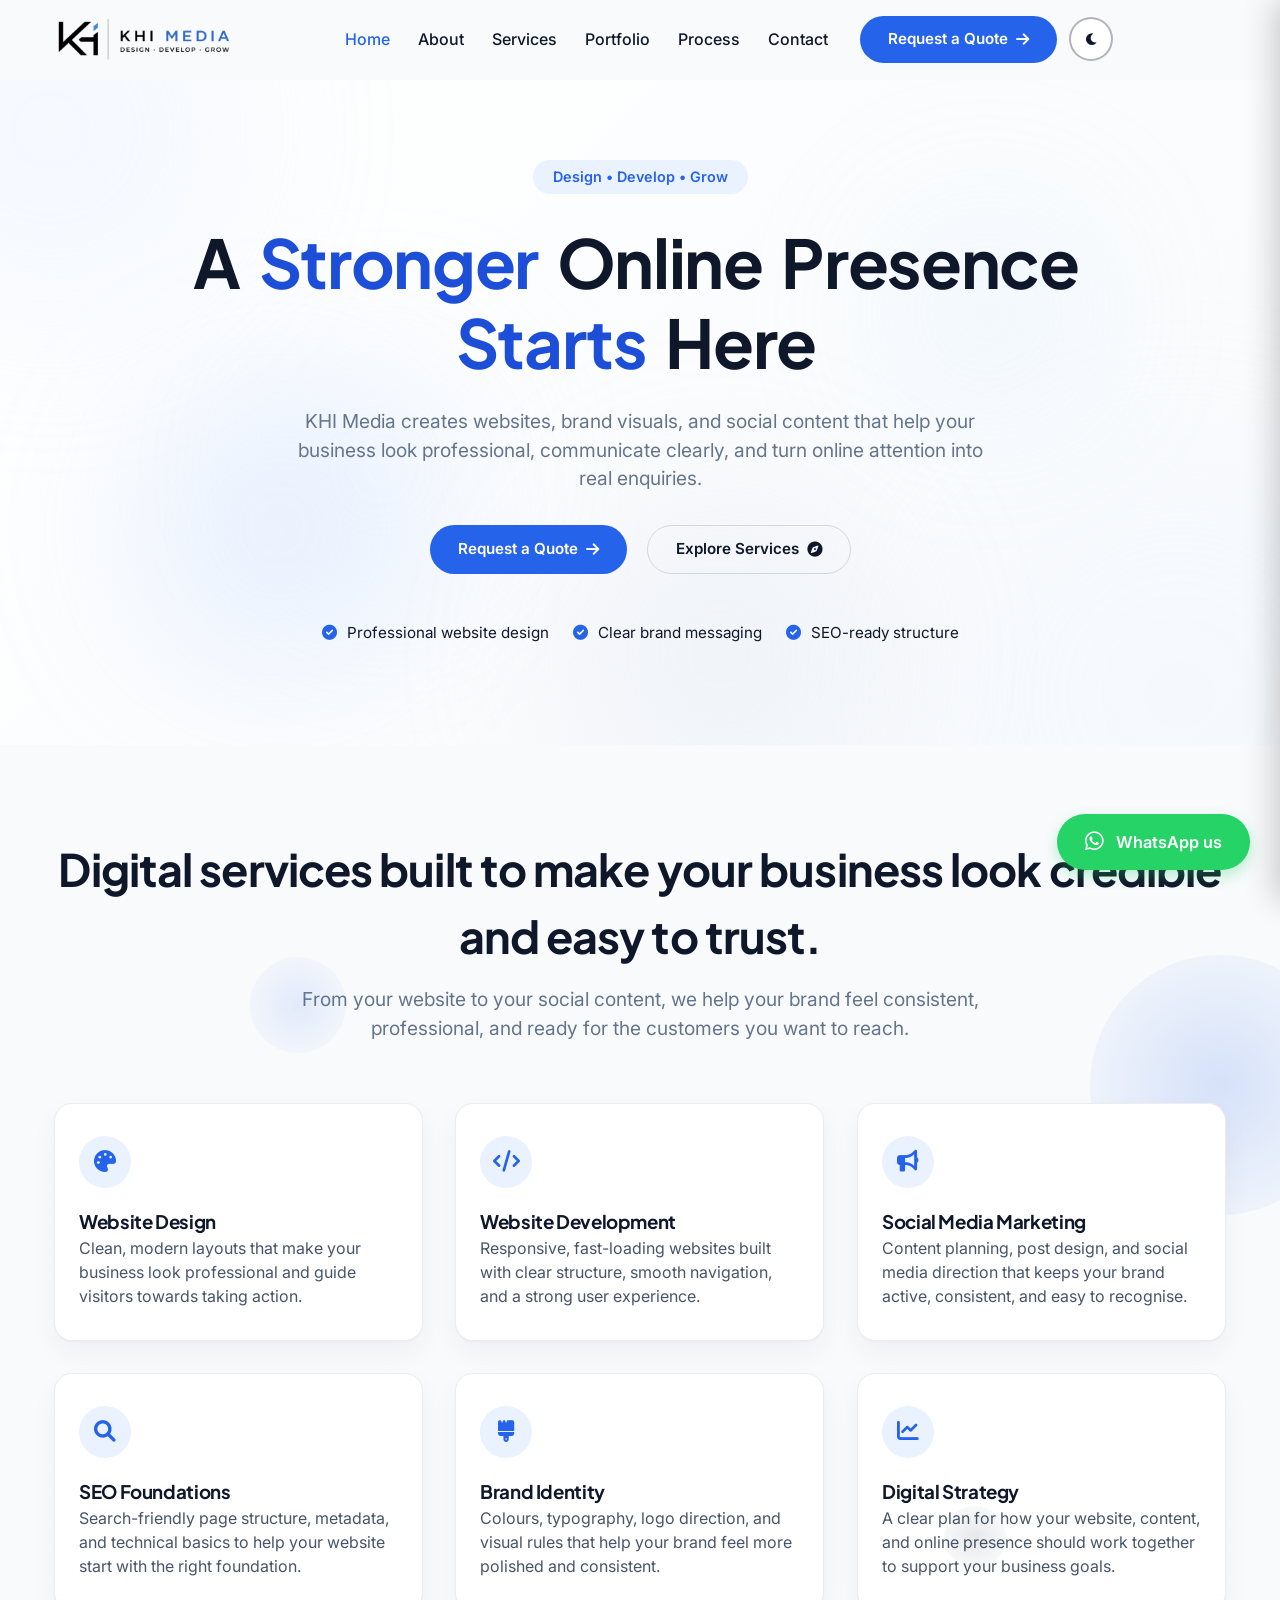
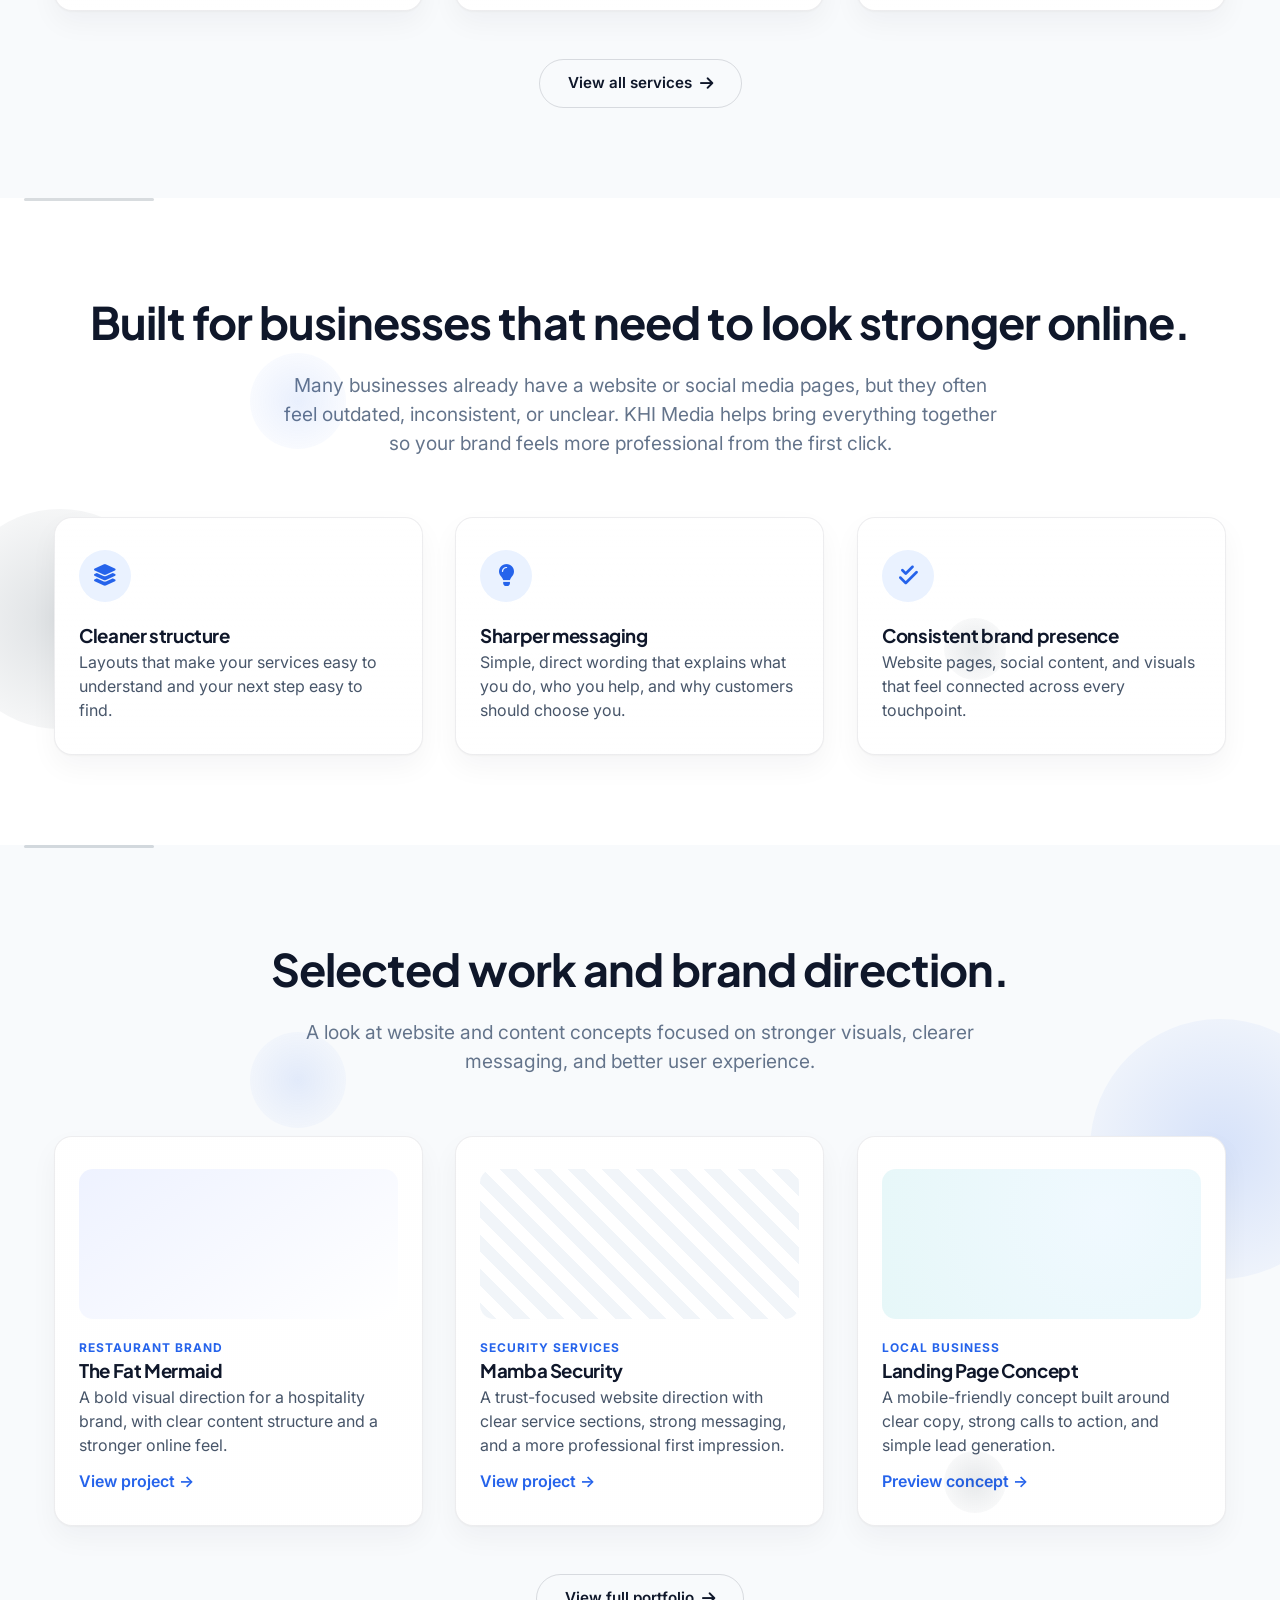
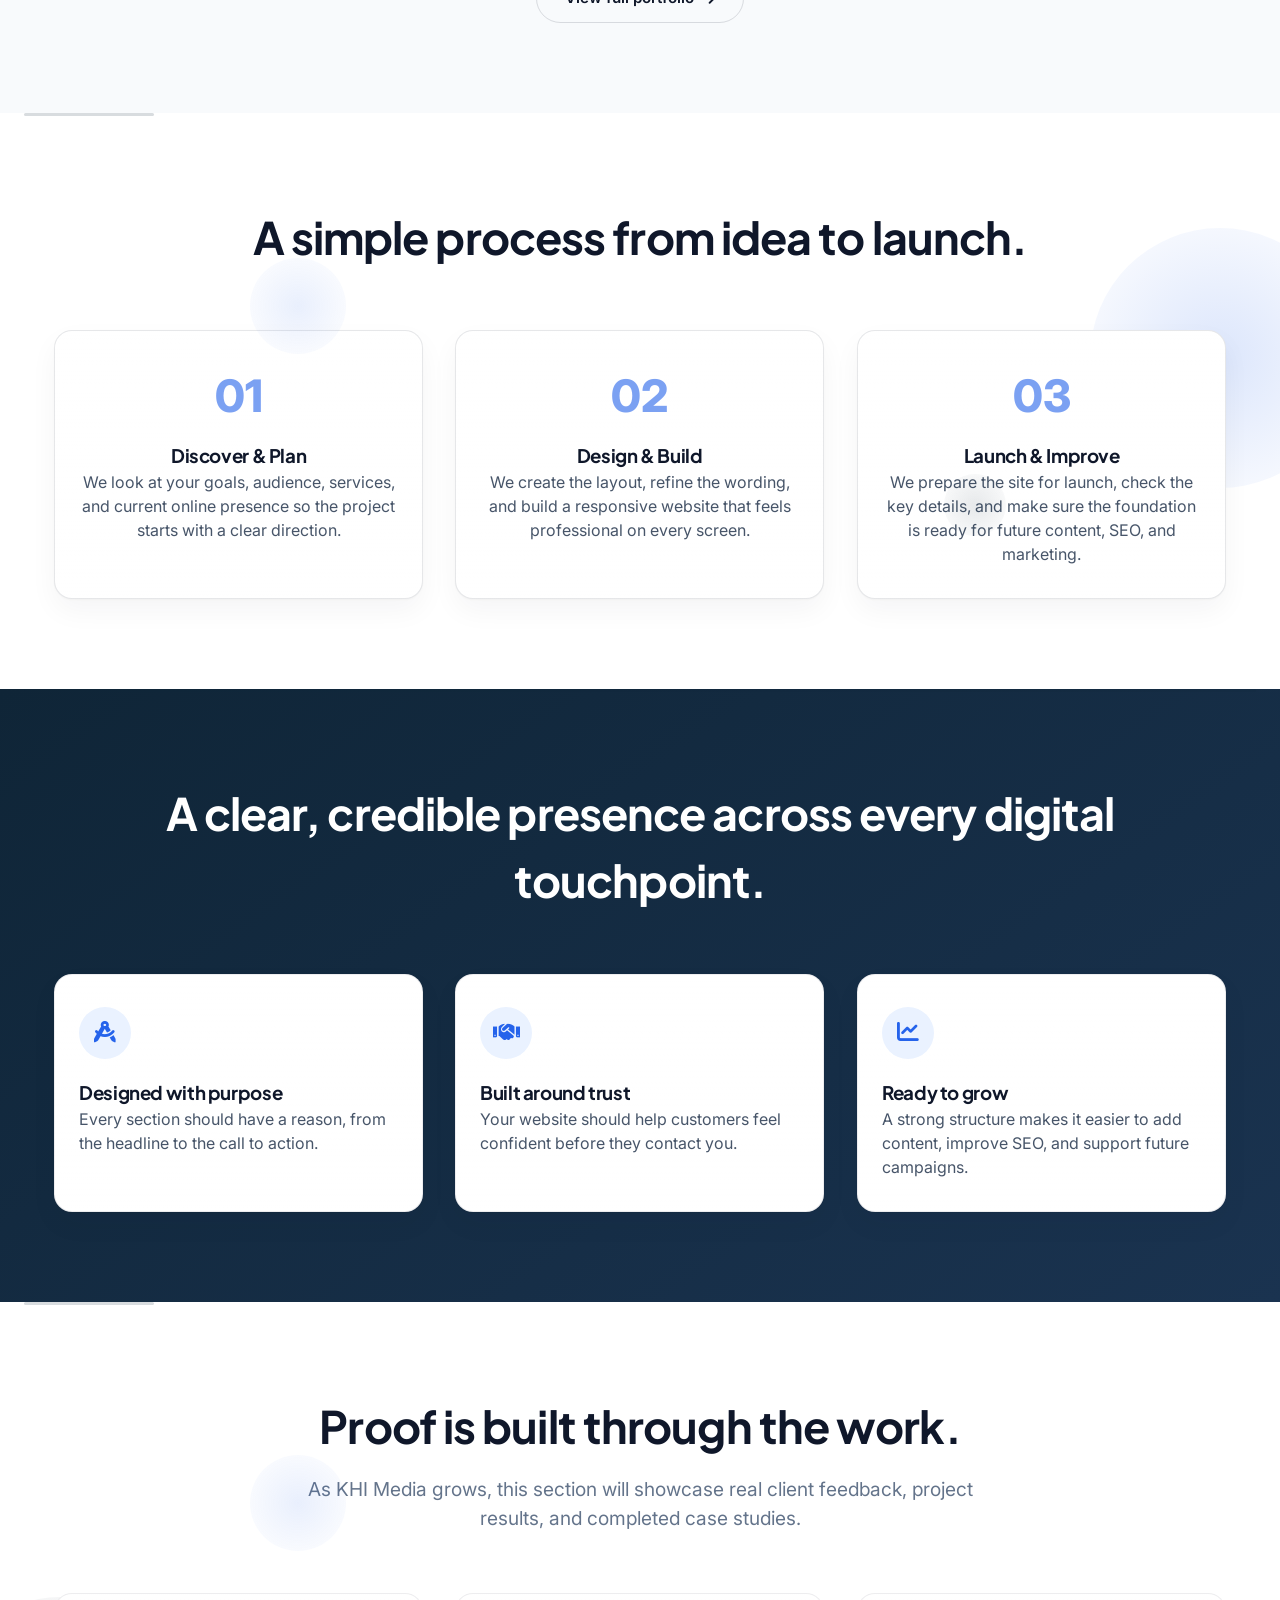
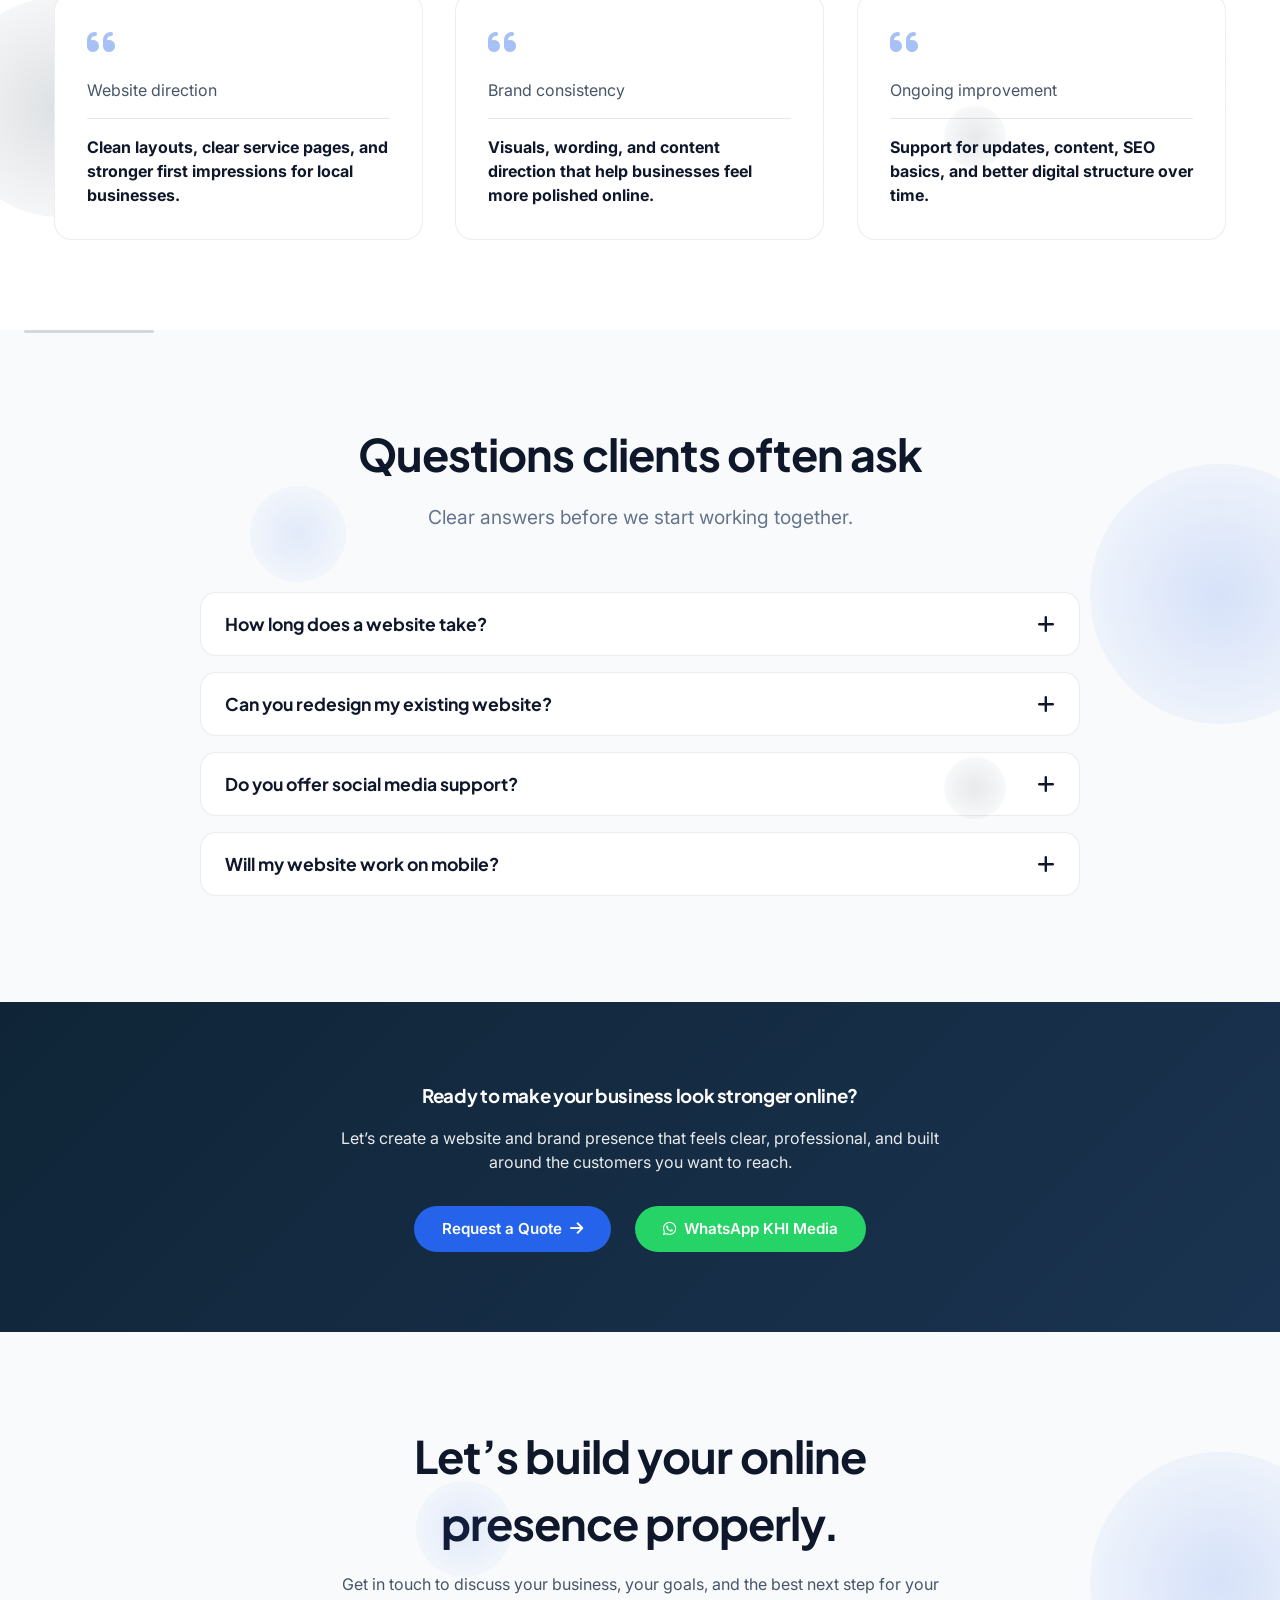
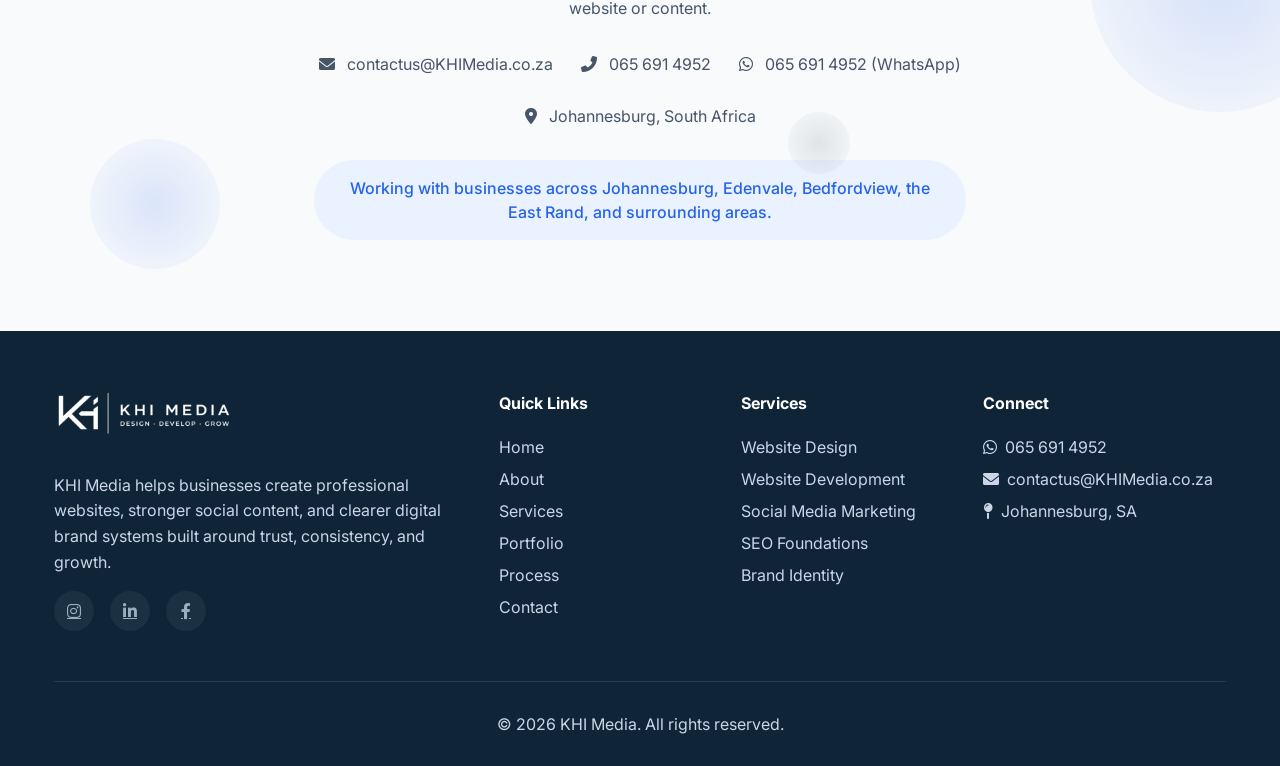
<file: index.html>
<!DOCTYPE html>
<html lang="en">
<head>
  <meta charset="UTF-8">
  <meta name="viewport" content="width=device-width, initial-scale=1.0, maximum-scale=1.0, user-scalable=no, viewport-fit=cover">
  <title>KHI Media | Website Design, Development and Digital Strategy</title>
  <meta name="description" content="KHI Media creates websites, social content, and brand systems for businesses in Johannesburg, Edenvale, Bedfordview, the East Rand, and surrounding areas.">
  <link href="https://fonts.googleapis.com/css2?family=Inter:opsz,wght@14..32,300;400;500;600;700;800&family=Plus+Jakarta+Sans:wght@400;500;600;700;800&display=swap" rel="stylesheet">
  <link rel="stylesheet" href="https://cdnjs.cloudflare.com/ajax/libs/font-awesome/6.0.0-beta3/css/all.min.css">
  <link rel="stylesheet" href="index.css">
</head>
<body>

  <!-- Navbar -->
  <header class="navbar" id="navbar">
    <div class="container nav-container">
      <a href="index.html" class="logo-link">
        <img id="siteLogo" src="lightlogo.png" data-light="lightlogo.png" data-dark="darklogo.png" alt="KHI Media" class="logo-img" onerror="this.src='https://placehold.co/200x60?text=KHI+Media'">
      </a>
      <div class="desktop-nav">
        <ul class="nav-links">
          <li><a href="index.html" class="nav-link active-nav">Home</a></li>
          <li><a href="about.html" class="nav-link">About</a></li>
          <li><a href="services.html" class="nav-link">Services</a></li>
          <li><a href="portfolio.html" class="nav-link">Portfolio</a></li>
          <li><a href="#process" class="nav-link">Process</a></li>
          <li><a href="contact.html" class="nav-link">Contact</a></li>
        </ul>
        <div class="nav-actions">
          <a href="contact.html" class="btn-primary">Request a Quote <i class="fas fa-arrow-right"></i></a>
          <button class="theme-toggle" id="themeToggle" aria-label="Toggle theme">
            <i class="fas fa-sun"></i>
            <i class="fas fa-moon"></i>
          </button>
        </div>
      </div>
      <div class="nav-spacer"></div>
      <div class="mobile-actions">
        <button class="theme-toggle mobile-theme-toggle" id="mobileThemeToggle" aria-label="Toggle theme">
          <i class="fas fa-sun"></i>
          <i class="fas fa-moon"></i>
        </button>
        <button class="hamburger" id="hamburgerBtn" aria-label="Menu">
          <span></span><span></span><span></span>
        </button>
      </div>
    </div>
  </header>

  <!-- Slide‑in menu -->
  <div class="slide-menu" id="slideMenu">
    <div class="slide-menu-inner">
      <div class="slide-menu-header">
        <img src="lightlogo.png" data-light="lightlogo.png" data-dark="darklogo.png" alt="KHI Media" class="slide-logo" id="slideLogo" onerror="this.src='https://placehold.co/200x60?text=KHI+Media'">
        <button class="slide-close" id="slideCloseBtn"><i class="fas fa-times"></i></button>
      </div>
      <nav class="slide-nav">
        <ul class="slide-links">
          <li><a href="index.html" class="slide-link">Home</a></li>
          <li><a href="about.html" class="slide-link">About</a></li>
          <li><a href="services.html" class="slide-link">Services</a></li>
          <li><a href="portfolio.html" class="slide-link">Portfolio</a></li>
          <li><a href="#process" class="slide-link">Process</a></li>
          <li><a href="contact.html" class="slide-link">Contact</a></li>
        </ul>
      </nav>
      <div class="slide-footer">
        <a href="contact.html" class="btn-primary slide-cta">Request a Quote <i class="fas fa-arrow-right"></i></a>
        <div class="slide-social">
          <a href="#" aria-label="Instagram"><i class="fab fa-instagram"></i></a>
          <a href="#" aria-label="LinkedIn"><i class="fab fa-linkedin-in"></i></a>
          <a href="#" aria-label="Facebook"><i class="fab fa-facebook-f"></i></a>
        </div>
      </div>
    </div>
  </div>

  <main>
    <!-- Hero Section -->
    <section class="hero">
      <div class="hero-bg">
        <div class="shape shape-1"></div>
        <div class="shape shape-2"></div>
        <div class="shape shape-3"></div>
        <div class="shape shape-4"></div>
        <div class="shape shape-5"></div>
        <div class="shape shape-6"></div>
      </div>
      <div class="container hero-container">
        <div class="hero-content reveal">
          <span class="hero-badge">Design • Develop • Grow</span>
          <h1 class="hero-title-colour">
            <span class="hero-word-1">A</span>
            <span class="hero-word-2">Stronger</span>
            <span class="hero-word-3">Online</span>
            <span class="hero-word-4">Presence</span>
            <span class="hero-word-5">Starts</span>
            <span class="hero-word-6">Here</span>
          </h1>
          <p>KHI Media creates websites, brand visuals, and social content that help your business look professional, communicate clearly, and turn online attention into real enquiries.</p>
          <div class="hero-buttons">
            <a href="contact.html" class="btn-primary">Request a Quote <i class="fas fa-arrow-right"></i></a>
            <a href="services.html" class="btn-secondary">Explore Services <i class="fas fa-compass"></i></a>
          </div>
          <div class="hero-features">
            <span><i class="fas fa-check-circle"></i> Professional website design</span>
            <span><i class="fas fa-check-circle"></i> Clear brand messaging</span>
            <span><i class="fas fa-check-circle"></i> SEO-ready structure</span>
          </div>
        </div>
      </div>
    </section>

    <!-- Services -->
    <section class="section services">
      <div class="container">
        <div class="section-header reveal">
          <h2>Digital services built to make your business look credible and easy to trust.</h2>
          <p class="subhead">From your website to your social content, we help your brand feel consistent, professional, and ready for the customers you want to reach.</p>
        </div>
        <div class="services-grid">
          <div class="service-card reveal"><i class="fas fa-palette"></i><h3>Website Design</h3><p>Clean, modern layouts that make your business look professional and guide visitors towards taking action.</p></div>
          <div class="service-card reveal"><i class="fas fa-code"></i><h3>Website Development</h3><p>Responsive, fast-loading websites built with clear structure, smooth navigation, and a strong user experience.</p></div>
          <div class="service-card reveal"><i class="fas fa-bullhorn"></i><h3>Social Media Marketing</h3><p>Content planning, post design, and social media direction that keeps your brand active, consistent, and easy to recognise.</p></div>
          <div class="service-card reveal"><i class="fas fa-magnifying-glass"></i><h3>SEO Foundations</h3><p>Search-friendly page structure, metadata, and technical basics to help your website start with the right foundation.</p></div>
          <div class="service-card reveal"><i class="fas fa-brush"></i><h3>Brand Identity</h3><p>Colours, typography, logo direction, and visual rules that help your brand feel more polished and consistent.</p></div>
          <div class="service-card reveal"><i class="fas fa-chart-line"></i><h3>Digital Strategy</h3><p>A clear plan for how your website, content, and online presence should work together to support your business goals.</p></div>
        </div>
        <div class="view-all"><a href="services.html" class="btn-secondary">View all services <i class="fas fa-arrow-right"></i></a></div>
      </div>
    </section>

    <!-- Differentiation -->
    <section class="section diff">
      <div class="container">
        <div class="section-header reveal">
          <h2>Built for businesses that need to look stronger online.</h2>
          <p class="subhead">Many businesses already have a website or social media pages, but they often feel outdated, inconsistent, or unclear. KHI Media helps bring everything together so your brand feels more professional from the first click.</p>
        </div>
        <div class="diff-grid">
          <div class="diff-card reveal"><i class="fas fa-layer-group"></i><h3>Cleaner structure</h3><p>Layouts that make your services easy to understand and your next step easy to find.</p></div>
          <div class="diff-card reveal"><i class="fas fa-lightbulb"></i><h3>Sharper messaging</h3><p>Simple, direct wording that explains what you do, who you help, and why customers should choose you.</p></div>
          <div class="diff-card reveal"><i class="fas fa-check-double"></i><h3>Consistent brand presence</h3><p>Website pages, social content, and visuals that feel connected across every touchpoint.</p></div>
        </div>
      </div>
    </section>

    <!-- Portfolio Preview -->
    <section class="section portfolio">
      <div class="container">
        <div class="section-header reveal">
          <h2>Selected work and brand direction.</h2>
          <p class="subhead">A look at website and content concepts focused on stronger visuals, clearer messaging, and better user experience.</p>
        </div>
        <div class="portfolio-grid">
          <div class="portfolio-card reveal">
            <div class="portfolio-img portfolio-img-1"></div>
            <span class="cat">Restaurant Brand</span>
            <h3>The Fat Mermaid</h3>
            <p>A bold visual direction for a hospitality brand, with clear content structure and a stronger online feel.</p>
            <a href="portfolio.html" class="preview-link">View project →</a>
          </div>
          <div class="portfolio-card reveal">
            <div class="portfolio-img portfolio-img-2"></div>
            <span class="cat">Security Services</span>
            <h3>Mamba Security</h3>
            <p>A trust-focused website direction with clear service sections, strong messaging, and a more professional first impression.</p>
            <a href="portfolio.html" class="preview-link">View project →</a>
          </div>
          <div class="portfolio-card reveal">
            <div class="portfolio-img portfolio-img-3"></div>
            <span class="cat">Local Business</span>
            <h3>Landing Page Concept</h3>
            <p>A mobile-friendly concept built around clear copy, strong calls to action, and simple lead generation.</p>
            <a href="portfolio.html" class="preview-link">Preview concept →</a>
          </div>
        </div>
        <div class="view-all"><a href="portfolio.html" class="btn-secondary">View full portfolio <i class="fas fa-arrow-right"></i></a></div>
      </div>
    </section>

    <!-- Process -->
    <section id="process" class="section process">
      <div class="container">
        <div class="section-header reveal">
          <h2>A simple process from idea to launch.</h2>
        </div>
        <div class="process-grid">
          <div class="process-step reveal"><div class="step-num">01</div><h3>Discover & Plan</h3><p>We look at your goals, audience, services, and current online presence so the project starts with a clear direction.</p></div>
          <div class="process-step reveal"><div class="step-num">02</div><h3>Design & Build</h3><p>We create the layout, refine the wording, and build a responsive website that feels professional on every screen.</p></div>
          <div class="process-step reveal"><div class="step-num">03</div><h3>Launch & Improve</h3><p>We prepare the site for launch, check the key details, and make sure the foundation is ready for future content, SEO, and marketing.</p></div>
        </div>
      </div>
    </section>

    <!-- Why Choose Us -->
    <section class="section why">
      <div class="container">
        <div class="section-header reveal">
          <h2>A clear, credible presence across every digital touchpoint.</h2>
        </div>
        <div class="why-grid">
          <div class="why-card reveal"><i class="fas fa-drafting-compass"></i><h3>Designed with purpose</h3><p>Every section should have a reason, from the headline to the call to action.</p></div>
          <div class="why-card reveal"><i class="fas fa-handshake"></i><h3>Built around trust</h3><p>Your website should help customers feel confident before they contact you.</p></div>
          <div class="why-card reveal"><i class="fas fa-chart-line"></i><h3>Ready to grow</h3><p>A strong structure makes it easier to add content, improve SEO, and support future campaigns.</p></div>
        </div>
      </div>
    </section>

    <!-- Testimonials -->
    <section class="section testimonials">
      <div class="container">
        <div class="section-header reveal">
          <h2>Proof is built through the work.</h2>
          <p class="subhead">As KHI Media grows, this section will showcase real client feedback, project results, and completed case studies.</p>
        </div>
        <div class="testimonial-grid">
          <div class="testimonial-card reveal">
            <i class="fas fa-quote-left quote-icon"></i>
            <p>Website direction</p>
            <div class="client"><strong>Clean layouts, clear service pages, and stronger first impressions for local businesses.</strong></div>
          </div>
          <div class="testimonial-card reveal">
            <i class="fas fa-quote-left quote-icon"></i>
            <p>Brand consistency</p>
            <div class="client"><strong>Visuals, wording, and content direction that help businesses feel more polished online.</strong></div>
          </div>
          <div class="testimonial-card reveal">
            <i class="fas fa-quote-left quote-icon"></i>
            <p>Ongoing improvement</p>
            <div class="client"><strong>Support for updates, content, SEO basics, and better digital structure over time.</strong></div>
          </div>
        </div>
      </div>
    </section>

    <!-- FAQ (pricing question removed) -->
    <section class="section faq">
      <div class="container">
        <div class="section-header reveal">
          <h2>Questions clients often ask</h2>
          <p class="subhead">Clear answers before we start working together.</p>
        </div>
        <div class="faq-list">
          <div class="faq-item reveal">
            <button class="faq-question">How long does a website take? <i class="fas fa-plus"></i></button>
            <div class="faq-answer">Most small business websites take around 4 to 8 weeks, depending on the size of the site, feedback, and how ready the content is.</div>
          </div>
          <div class="faq-item reveal">
            <button class="faq-question">Can you redesign my existing website? <i class="fas fa-plus"></i></button>
            <div class="faq-answer">Yes. We can review what you already have, keep what works, and rebuild the parts that need better design, structure, or wording.</div>
          </div>
          <div class="faq-item reveal">
            <button class="faq-question">Do you offer social media support? <i class="fas fa-plus"></i></button>
            <div class="faq-answer">Yes. KHI Media can help with content direction, post design, brand consistency, and social media planning.</div>
          </div>
          <div class="faq-item reveal">
            <button class="faq-question">Will my website work on mobile? <i class="fas fa-plus"></i></button>
            <div class="faq-answer">Yes. Every website should be responsive, easy to use, and properly structured for mobile, tablet, and desktop.</div>
          </div>
        </div>
      </div>
    </section>

    <!-- CTA Banner -->
    <section class="cta">
      <div class="container cta-inner">
        <h3>Ready to make your business look stronger online?</h3>
        <p>Let’s create a website and brand presence that feels clear, professional, and built around the customers you want to reach.</p>
        <div class="cta-buttons">
          <a href="contact.html" class="btn-primary">Request a Quote <i class="fas fa-arrow-right"></i></a>
          <a href="https://wa.me/27656914952" class="btn-whatsapp" target="_blank"><i class="fab fa-whatsapp"></i> WhatsApp KHI Media</a>
        </div>
      </div>
    </section>

    <!-- Contact -->
    <section id="contact" class="section contact">
      <div class="container contact-grid">
        <div class="contact-info reveal">
          <h2>Let’s build your online presence properly.</h2>
          <p>Get in touch to discuss your business, your goals, and the best next step for your website or content.</p>
          <div class="contact-details">
            <div><i class="fas fa-envelope"></i> contactus@KHIMedia.co.za</div>
            <div><i class="fas fa-phone-alt"></i> 065 691 4952</div>
            <div><i class="fab fa-whatsapp"></i> 065 691 4952 (WhatsApp)</div>
            <div><i class="fas fa-map-marker-alt"></i> Johannesburg, South Africa</div>
          </div>
          <div class="service-areas">Working with businesses across Johannesburg, Edenvale, Bedfordview, the East Rand, and surrounding areas.</div>
        </div>
      </div>
    </section>
  </main>

  <!-- Footer -->
  <footer class="footer">
    <div class="container">
      <div class="footer-grid">
        <div class="footer-brand">
          <img src="lightlogo.png" alt="KHI Media" class="footer-logo" onerror="this.src='https://placehold.co/200x60?text=KHI+Media'">
          <p>KHI Media helps businesses create professional websites, stronger social content, and clearer digital brand systems built around trust, consistency, and growth.</p>
          <div class="social-links">
            <a href="#"><i class="fab fa-instagram"></i></a>
            <a href="#"><i class="fab fa-linkedin-in"></i></a>
            <a href="#"><i class="fab fa-facebook-f"></i></a>
          </div>
        </div>
        <div class="footer-col">
          <h4>Quick Links</h4>
          <ul>
            <li><a href="index.html">Home</a></li>
            <li><a href="about.html">About</a></li>
            <li><a href="services.html">Services</a></li>
            <li><a href="portfolio.html">Portfolio</a></li>
            <li><a href="#process">Process</a></li>
            <li><a href="contact.html">Contact</a></li>
          </ul>
        </div>
        <div class="footer-col">
          <h4>Services</h4>
          <ul>
            <li><a href="services.html">Website Design</a></li>
            <li><a href="services.html">Website Development</a></li>
            <li><a href="services.html">Social Media Marketing</a></li>
            <li><a href="services.html">SEO Foundations</a></li>
            <li><a href="services.html">Brand Identity</a></li>
          </ul>
        </div>
        <div class="footer-col">
          <h4>Connect</h4>
          <ul class="contact-list">
            <li><i class="fab fa-whatsapp"></i> <a href="https://wa.me/27656914952">065 691 4952</a></li>
            <li><i class="fas fa-envelope"></i> <a href="mailto:contactus@KHIMedia.co.za">contactus@KHIMedia.co.za</a></li>
            <li><i class="fas fa-map-pin"></i> Johannesburg, SA</li>
          </ul>
        </div>
      </div>
      <div class="footer-bottom">
        <p>© <span id="year"></span> KHI Media. All rights reserved.</p>
      </div>
    </div>
  </footer>

  <a href="https://wa.me/27656914952" class="floating-wa" target="_blank">
    <i class="fab fa-whatsapp"></i>
    <span>WhatsApp us</span>
  </a>

  <script src="index.js"></script>
</body>
</html>
</file>
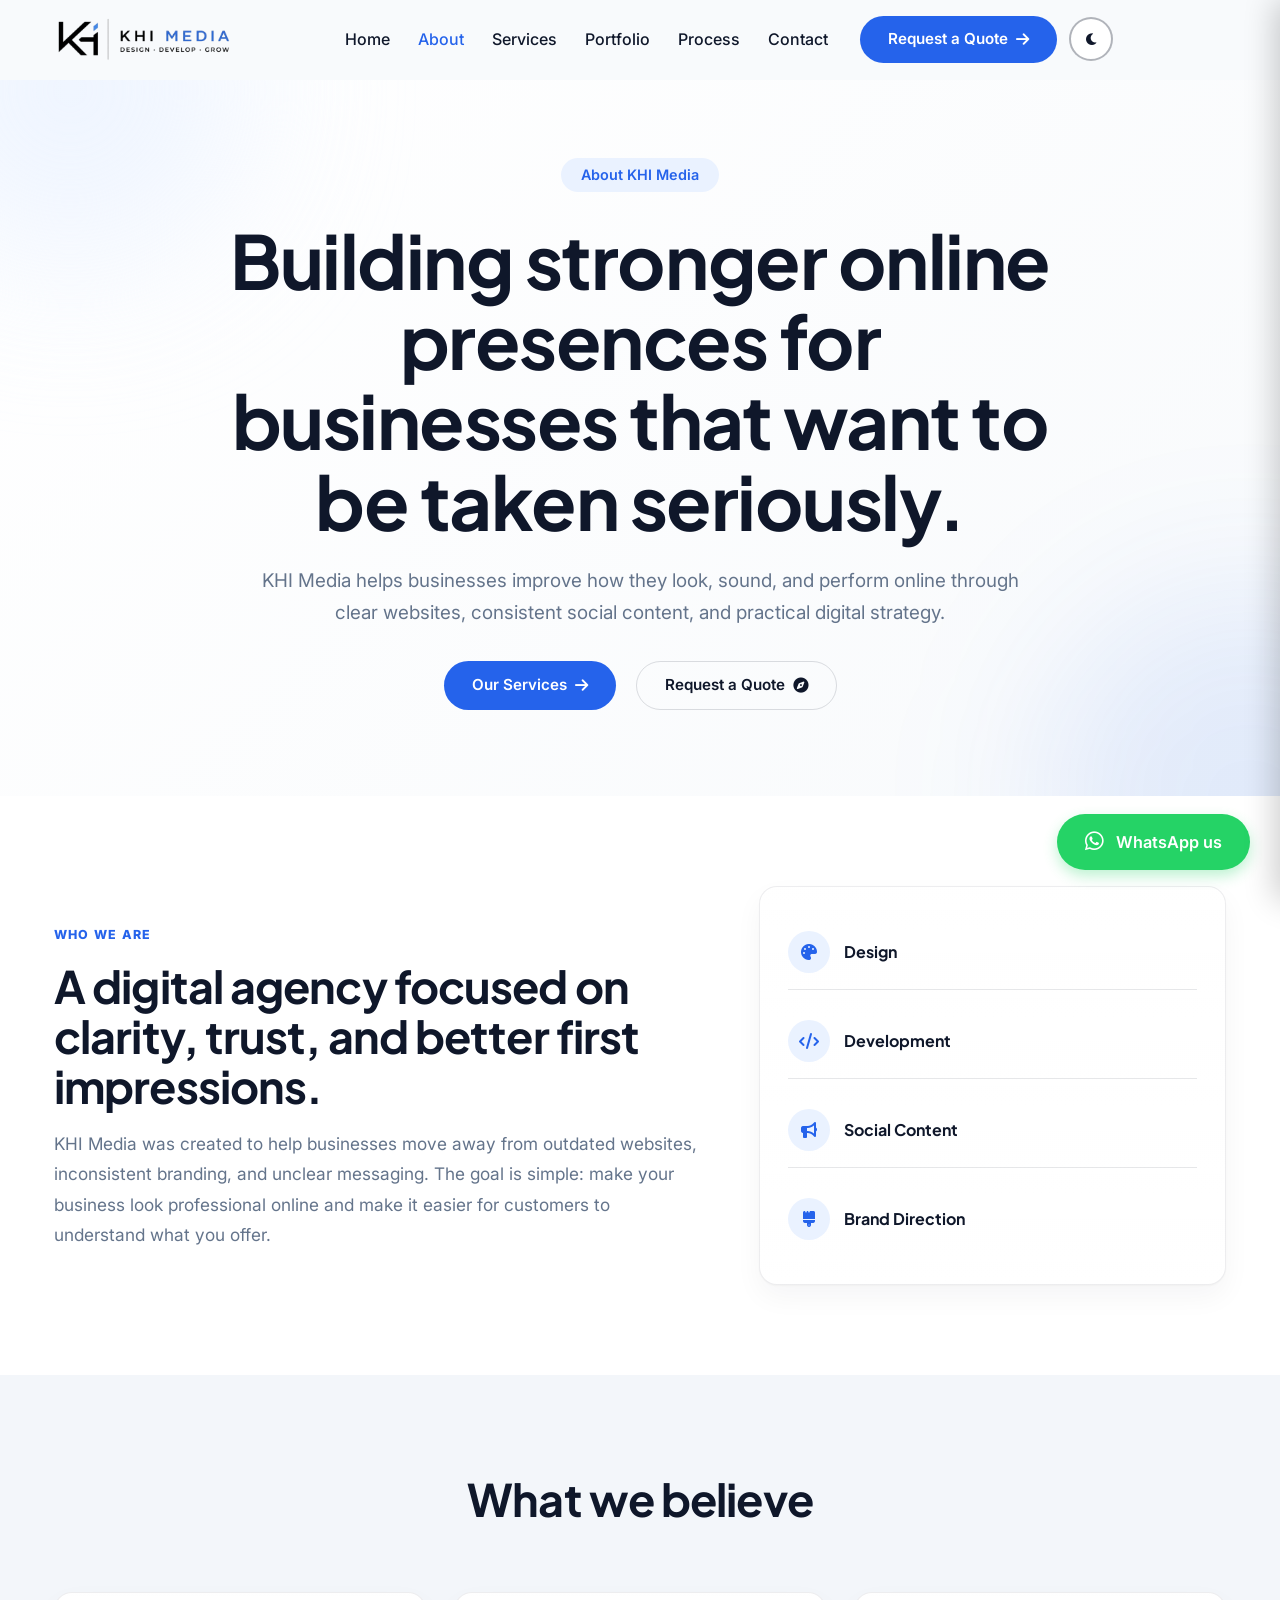
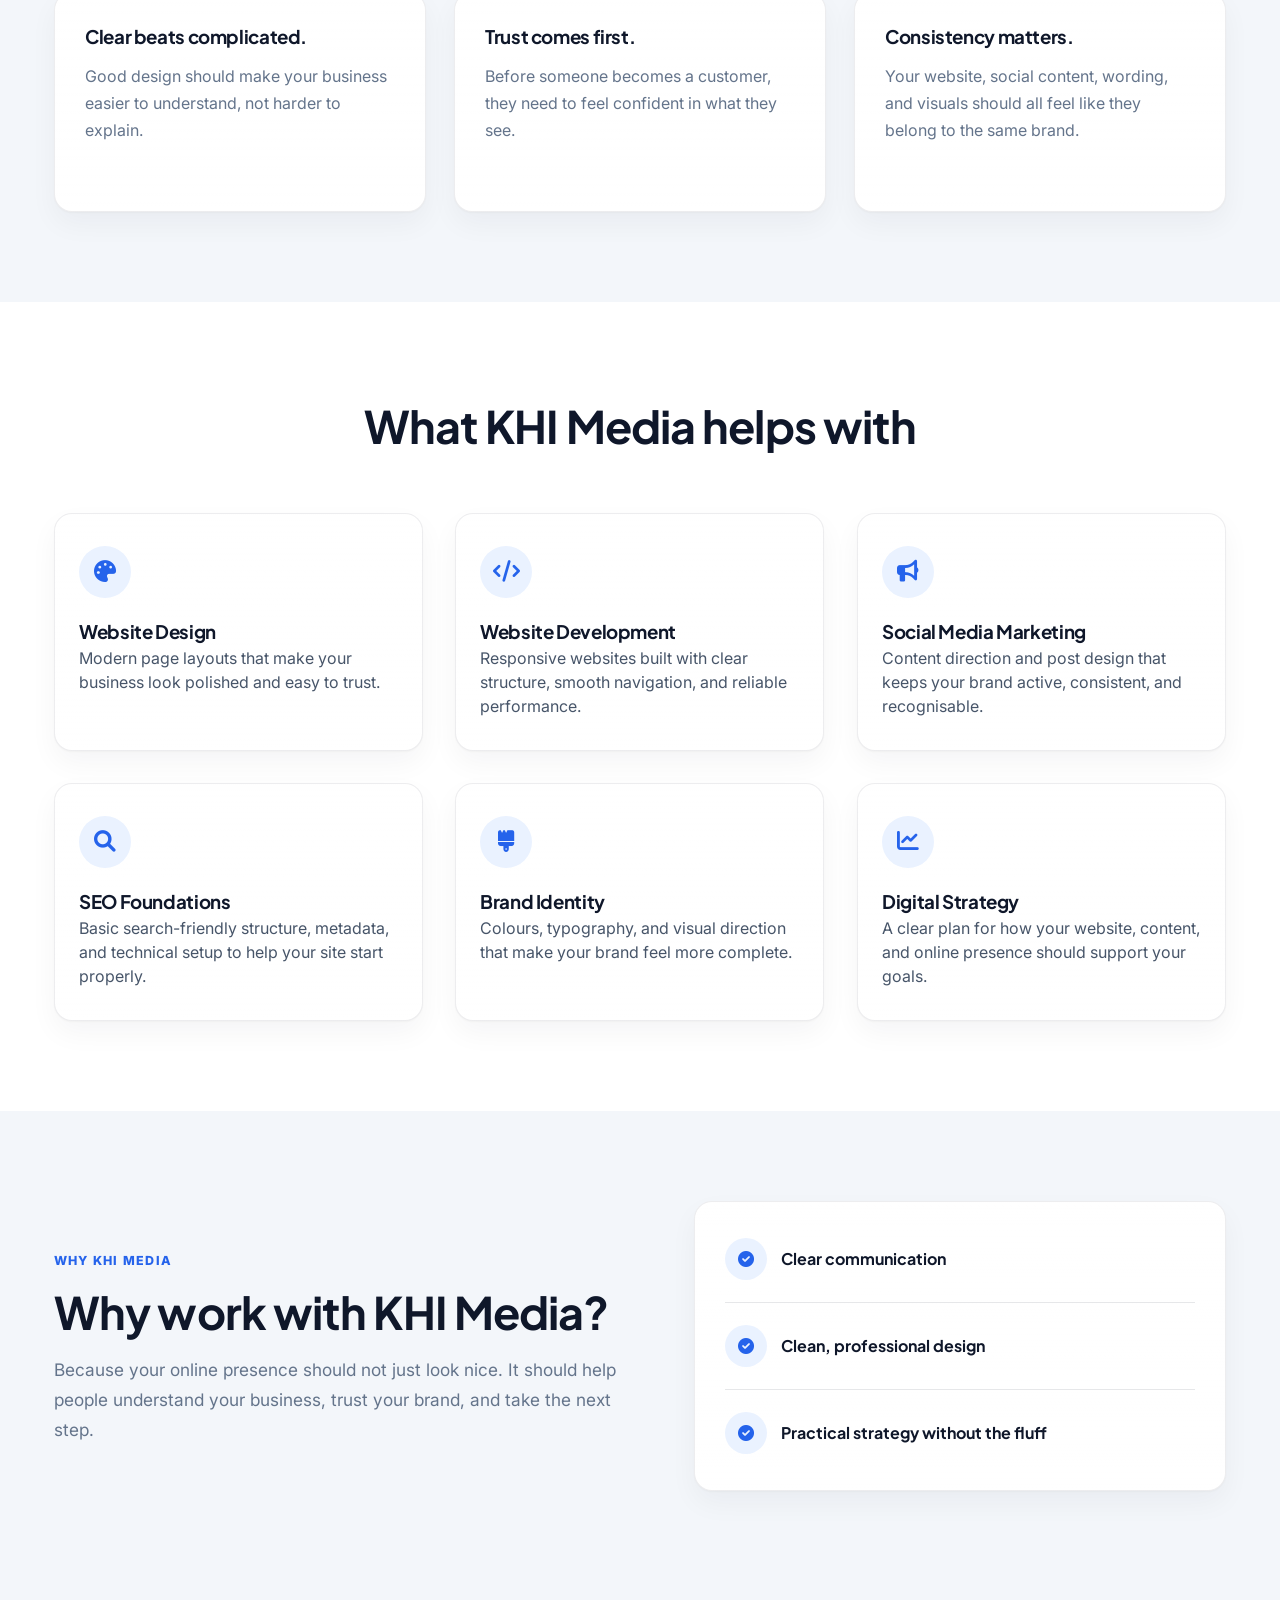
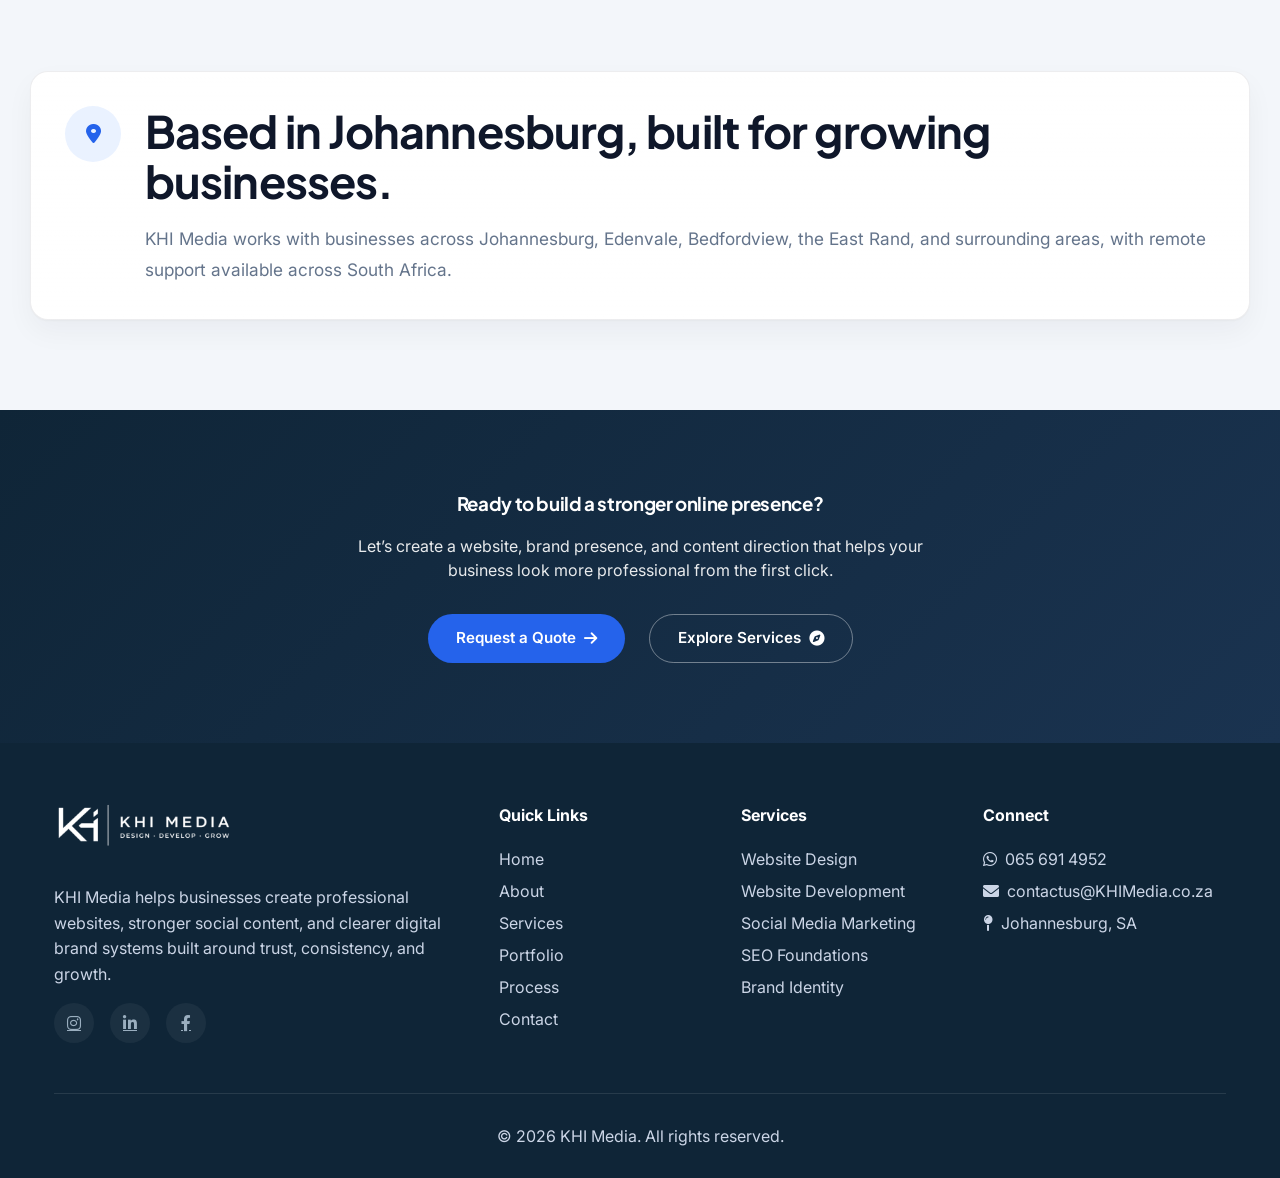
<file: about.html>
<!DOCTYPE html>
<html lang="en">
<head>
  <meta charset="UTF-8">
  <meta name="viewport" content="width=device-width, initial-scale=1.0, maximum-scale=1.0, user-scalable=no, viewport-fit=cover">
  <title>About KHI Media | Website Design and Digital Strategy</title>
  <meta name="description" content="Learn about KHI Media, a Johannesburg digital agency helping businesses build stronger websites, clearer messaging, and more consistent online brands.">
  <link href="https://fonts.googleapis.com/css2?family=Inter:opsz,wght@14..32,300;400;500;600;700;800&family=Plus+Jakarta+Sans:wght@400;500;600;700;800&display=swap" rel="stylesheet">
  <link rel="stylesheet" href="https://cdnjs.cloudflare.com/ajax/libs/font-awesome/6.0.0-beta3/css/all.min.css">
  <link rel="stylesheet" href="index.css">
  <link rel="stylesheet" href="about.css">
</head>
<body class="about-page">
  <header class="navbar" id="navbar">
    <div class="container nav-container">
      <a href="index.html" class="logo-link">
        <img id="siteLogo" src="lightlogo.png" data-light="lightlogo.png" data-dark="darklogo.png" alt="KHI Media" class="logo-img" onerror="this.src='https://placehold.co/200x60?text=KHI+Media'">
      </a>
      <div class="desktop-nav">
        <ul class="nav-links">
          <li><a href="index.html" class="nav-link">Home</a></li>
          <li><a href="about.html" class="nav-link active-nav page-active">About</a></li>
          <li><a href="services.html" class="nav-link">Services</a></li>
          <li><a href="portfolio.html" class="nav-link">Portfolio</a></li>
          <li><a href="index.html#process" class="nav-link">Process</a></li>
          <li><a href="contact.html" class="nav-link">Contact</a></li>
        </ul>
        <div class="nav-actions">
          <a href="contact.html" class="btn-primary">Request a Quote <i class="fas fa-arrow-right"></i></a>
          <button class="theme-toggle" id="themeToggle" aria-label="Toggle theme">
            <i class="fas fa-sun"></i>
            <i class="fas fa-moon"></i>
          </button>
        </div>
      </div>
      <div class="nav-spacer"></div>
      <div class="mobile-actions">
        <button class="theme-toggle mobile-theme-toggle" id="mobileThemeToggle" aria-label="Toggle theme">
          <i class="fas fa-sun"></i>
          <i class="fas fa-moon"></i>
        </button>
        <button class="hamburger" id="hamburgerBtn" aria-label="Menu">
          <span></span><span></span><span></span>
        </button>
      </div>
    </div>
  </header>

  <div class="slide-menu" id="slideMenu">
    <div class="slide-menu-inner">
      <div class="slide-menu-header">
        <img src="lightlogo.png" data-light="lightlogo.png" data-dark="darklogo.png" alt="KHI Media" class="slide-logo" id="slideLogo" onerror="this.src='https://placehold.co/200x60?text=KHI+Media'">
        <button class="slide-close" id="slideCloseBtn" aria-label="Close menu"><i class="fas fa-times"></i></button>
      </div>
      <nav class="slide-nav">
        <ul class="slide-links">
          <li><a href="index.html" class="slide-link">Home</a></li>
          <li><a href="about.html" class="slide-link active-nav page-active">About</a></li>
          <li><a href="services.html" class="slide-link">Services</a></li>
          <li><a href="portfolio.html" class="slide-link">Portfolio</a></li>
          <li><a href="index.html#process" class="slide-link">Process</a></li>
          <li><a href="contact.html" class="slide-link">Contact</a></li>
        </ul>
      </nav>
      <div class="slide-footer">
        <a href="contact.html" class="btn-primary slide-cta">Request a Quote <i class="fas fa-arrow-right"></i></a>
        <div class="slide-social">
          <a href="#" aria-label="Instagram"><i class="fab fa-instagram"></i></a>
          <a href="#" aria-label="LinkedIn"><i class="fab fa-linkedin-in"></i></a>
          <a href="#" aria-label="Facebook"><i class="fab fa-facebook-f"></i></a>
        </div>
      </div>
    </div>
  </div>

  <main>
    <section class="about-hero">
      <div class="container about-hero-inner reveal">
        <span class="hero-badge">About KHI Media</span>
        <h1>Building stronger online presences for businesses that want to be taken seriously.</h1>
        <p>KHI Media helps businesses improve how they look, sound, and perform online through clear websites, consistent social content, and practical digital strategy.</p>
        <div class="hero-buttons">
          <a href="services.html" class="btn-primary">Our Services <i class="fas fa-arrow-right"></i></a>
          <a href="contact.html" class="btn-secondary">Request a Quote <i class="fas fa-compass"></i></a>
        </div>
      </div>
    </section>

    <section class="about-section about-who">
      <div class="container about-split">
        <div class="about-copy reveal">
          <span class="about-kicker">Who we are</span>
          <h2>A digital agency focused on clarity, trust, and better first impressions.</h2>
          <p>KHI Media was created to help businesses move away from outdated websites, inconsistent branding, and unclear messaging. The goal is simple: make your business look professional online and make it easier for customers to understand what you offer.</p>
        </div>
        <div class="about-visual-card reveal" aria-label="KHI Media services summary">
          <div class="about-visual-row"><i class="fas fa-palette"></i><span>Design</span></div>
          <div class="about-visual-row"><i class="fas fa-code"></i><span>Development</span></div>
          <div class="about-visual-row"><i class="fas fa-bullhorn"></i><span>Social Content</span></div>
          <div class="about-visual-row"><i class="fas fa-brush"></i><span>Brand Direction</span></div>
        </div>
      </div>
    </section>

    <section class="about-section about-believe">
      <div class="container">
        <div class="section-header reveal">
          <h2>What we believe</h2>
        </div>
        <div class="about-card-grid">
          <article class="about-card reveal">
            <h3>Clear beats complicated.</h3>
            <p>Good design should make your business easier to understand, not harder to explain.</p>
          </article>
          <article class="about-card reveal">
            <h3>Trust comes first.</h3>
            <p>Before someone becomes a customer, they need to feel confident in what they see.</p>
          </article>
          <article class="about-card reveal">
            <h3>Consistency matters.</h3>
            <p>Your website, social content, wording, and visuals should all feel like they belong to the same brand.</p>
          </article>
        </div>
      </div>
    </section>

    <section class="about-section about-do">
      <div class="container">
        <div class="section-header reveal">
          <h2>What KHI Media helps with</h2>
        </div>
        <div class="services-grid">
          <div class="service-card reveal"><i class="fas fa-palette"></i><h3>Website Design</h3><p>Modern page layouts that make your business look polished and easy to trust.</p></div>
          <div class="service-card reveal"><i class="fas fa-code"></i><h3>Website Development</h3><p>Responsive websites built with clear structure, smooth navigation, and reliable performance.</p></div>
          <div class="service-card reveal"><i class="fas fa-bullhorn"></i><h3>Social Media Marketing</h3><p>Content direction and post design that keeps your brand active, consistent, and recognisable.</p></div>
          <div class="service-card reveal"><i class="fas fa-magnifying-glass"></i><h3>SEO Foundations</h3><p>Basic search-friendly structure, metadata, and technical setup to help your site start properly.</p></div>
          <div class="service-card reveal"><i class="fas fa-brush"></i><h3>Brand Identity</h3><p>Colours, typography, and visual direction that make your brand feel more complete.</p></div>
          <div class="service-card reveal"><i class="fas fa-chart-line"></i><h3>Digital Strategy</h3><p>A clear plan for how your website, content, and online presence should support your goals.</p></div>
        </div>
      </div>
    </section>

    <section class="about-section about-why">
      <div class="container about-why-inner">
        <div class="about-copy reveal">
          <span class="about-kicker">Why KHI Media</span>
          <h2>Why work with KHI Media?</h2>
          <p>Because your online presence should not just look nice. It should help people understand your business, trust your brand, and take the next step.</p>
        </div>
        <div class="why-panel reveal">
          <div><i class="fas fa-check-circle"></i><span>Clear communication</span></div>
          <div><i class="fas fa-check-circle"></i><span>Clean, professional design</span></div>
          <div><i class="fas fa-check-circle"></i><span>Practical strategy without the fluff</span></div>
        </div>
      </div>
    </section>

    <section class="about-section about-local">
      <div class="container local-panel reveal">
        <div class="local-icon"><i class="fas fa-map-marker-alt"></i></div>
        <div>
          <h2>Based in Johannesburg, built for growing businesses.</h2>
          <p>KHI Media works with businesses across Johannesburg, Edenvale, Bedfordview, the East Rand, and surrounding areas, with remote support available across South Africa.</p>
        </div>
      </div>
    </section>

    <section class="cta about-cta">
      <div class="container cta-inner reveal">
        <h3>Ready to build a stronger online presence?</h3>
        <p>Let’s create a website, brand presence, and content direction that helps your business look more professional from the first click.</p>
        <div class="cta-buttons">
          <a href="contact.html" class="btn-primary">Request a Quote <i class="fas fa-arrow-right"></i></a>
          <a href="services.html" class="btn-secondary about-cta-secondary">Explore Services <i class="fas fa-compass"></i></a>
        </div>
      </div>
    </section>
  </main>

  <footer class="footer">
    <div class="container">
      <div class="footer-grid">
        <div class="footer-brand">
          <img src="lightlogo.png" alt="KHI Media" class="footer-logo" onerror="this.src='https://placehold.co/200x60?text=KHI+Media'">
          <p>KHI Media helps businesses create professional websites, stronger social content, and clearer digital brand systems built around trust, consistency, and growth.</p>
          <div class="social-links">
            <a href="#" aria-label="Instagram"><i class="fab fa-instagram"></i></a>
            <a href="#" aria-label="LinkedIn"><i class="fab fa-linkedin-in"></i></a>
            <a href="#" aria-label="Facebook"><i class="fab fa-facebook-f"></i></a>
          </div>
        </div>
        <div class="footer-col">
          <h4>Quick Links</h4>
          <ul>
            <li><a href="index.html">Home</a></li>
            <li><a href="about.html">About</a></li>
            <li><a href="services.html">Services</a></li>
            <li><a href="portfolio.html">Portfolio</a></li>
            <li><a href="index.html#process">Process</a></li>
            <li><a href="contact.html">Contact</a></li>
          </ul>
        </div>
        <div class="footer-col">
          <h4>Services</h4>
          <ul>
            <li><a href="services.html">Website Design</a></li>
            <li><a href="services.html">Website Development</a></li>
            <li><a href="services.html">Social Media Marketing</a></li>
            <li><a href="services.html">SEO Foundations</a></li>
            <li><a href="services.html">Brand Identity</a></li>
          </ul>
        </div>
        <div class="footer-col">
          <h4>Connect</h4>
          <ul class="contact-list">
            <li><i class="fab fa-whatsapp"></i> <a href="https://wa.me/27656914952">065 691 4952</a></li>
            <li><i class="fas fa-envelope"></i> <a href="mailto:contactus@KHIMedia.co.za">contactus@KHIMedia.co.za</a></li>
            <li><i class="fas fa-map-pin"></i> Johannesburg, SA</li>
          </ul>
        </div>
      </div>
      <div class="footer-bottom">
        <p>&copy; <span id="year"></span> KHI Media. All rights reserved.</p>
      </div>
    </div>
  </footer>

  <a href="https://wa.me/27656914952" class="floating-wa" target="_blank">
    <i class="fab fa-whatsapp"></i>
    <span>WhatsApp us</span>
  </a>

  <script src="index.js"></script>
</body>
</html>
</file>
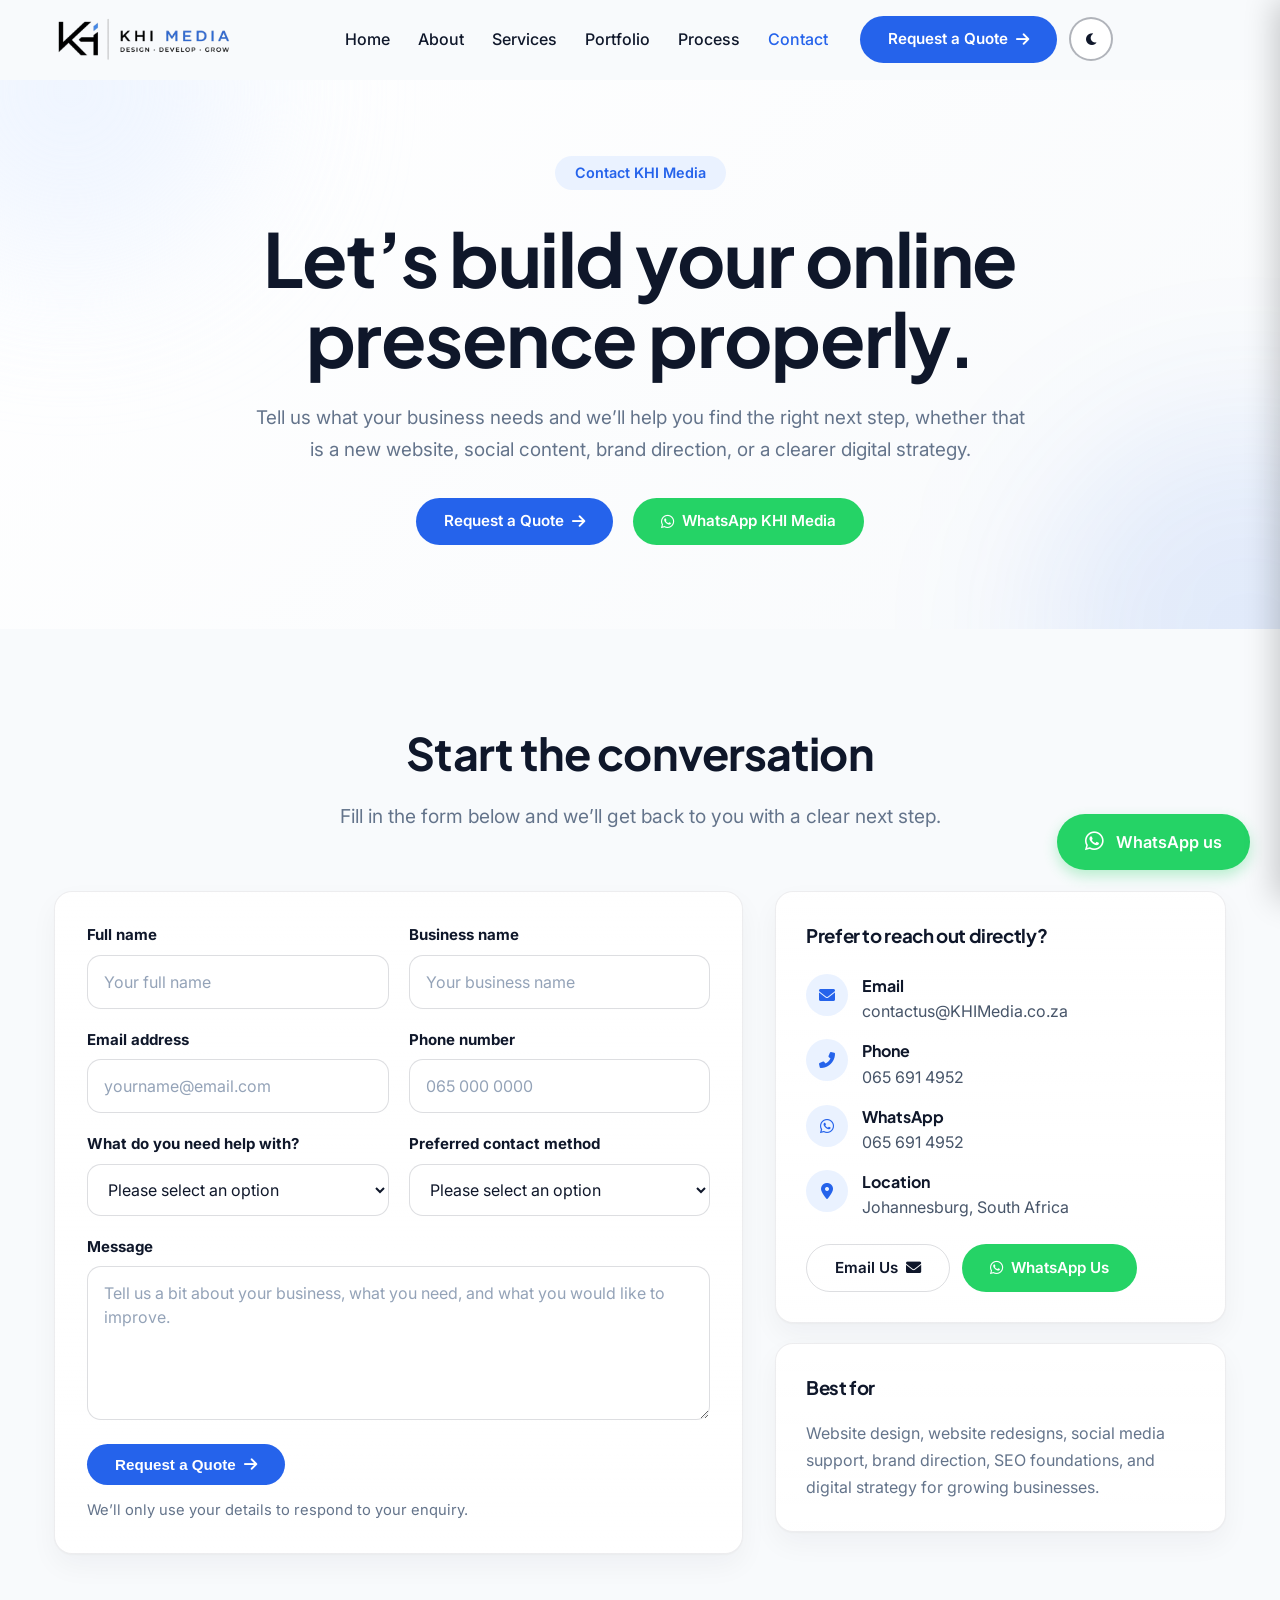
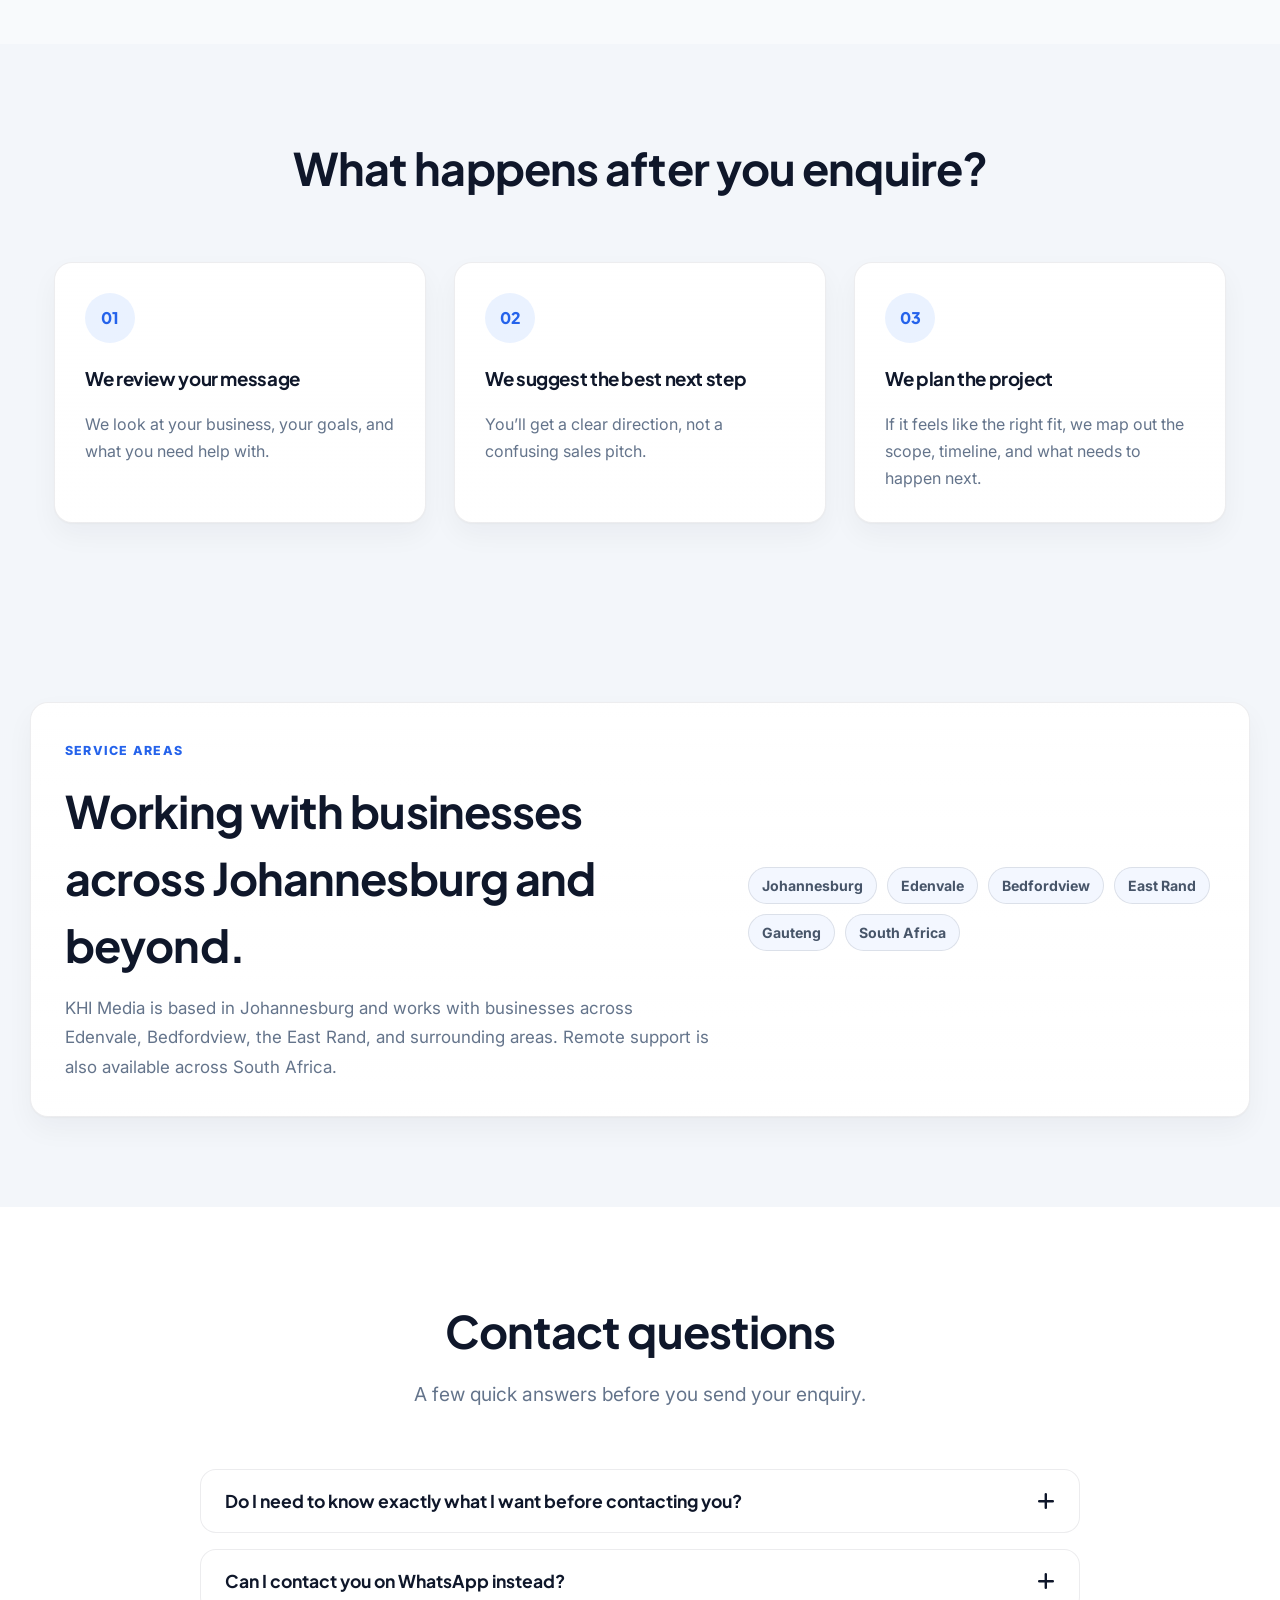
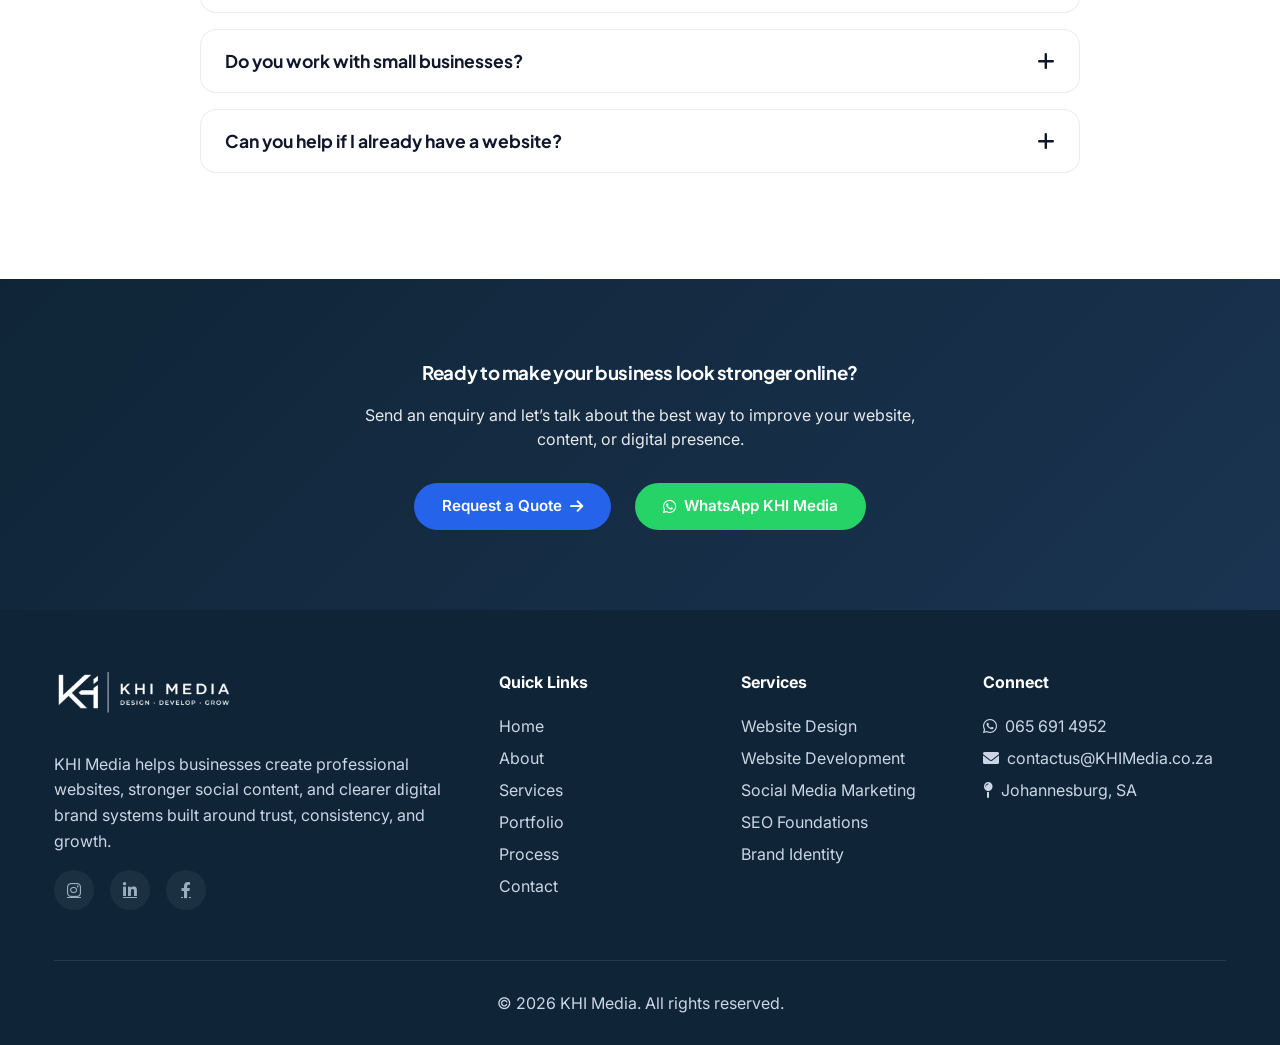
<file: contact.html>
<!DOCTYPE html>
<html lang="en">
<head>
  <meta charset="UTF-8">
  <meta name="viewport" content="width=device-width, initial-scale=1.0, maximum-scale=1.0, user-scalable=no, viewport-fit=cover">
  <title>Contact | KHI Media</title>
  <meta name="description" content="Contact KHI Media to enquire about website design, website redesigns, social media support, brand direction, SEO foundations, and digital strategy.">
  <link href="https://fonts.googleapis.com/css2?family=Inter:opsz,wght@14..32,300;400;500;600;700;800&family=Plus+Jakarta+Sans:wght@400;500;600;700;800&display=swap" rel="stylesheet">
  <link rel="stylesheet" href="https://cdnjs.cloudflare.com/ajax/libs/font-awesome/6.0.0-beta3/css/all.min.css">
  <link rel="stylesheet" href="index.css">
  <link rel="stylesheet" href="contact.css">
</head>
<body class="contact-page">
  <header class="navbar" id="navbar">
    <div class="container nav-container">
      <a href="index.html" class="logo-link">
        <img id="siteLogo" src="lightlogo.png" data-light="lightlogo.png" data-dark="darklogo.png" alt="KHI Media" class="logo-img" onerror="this.src='https://placehold.co/200x60?text=KHI+Media'">
      </a>
      <div class="desktop-nav">
        <ul class="nav-links">
          <li><a href="index.html" class="nav-link">Home</a></li>
          <li><a href="about.html" class="nav-link">About</a></li>
          <li><a href="services.html" class="nav-link">Services</a></li>
          <li><a href="portfolio.html" class="nav-link">Portfolio</a></li>
          <li><a href="index.html#process" class="nav-link">Process</a></li>
          <li><a href="contact.html" class="nav-link active-nav page-active">Contact</a></li>
        </ul>
        <div class="nav-actions">
          <a href="#contact-form" class="btn-primary">Request a Quote <i class="fas fa-arrow-right"></i></a>
          <button class="theme-toggle" id="themeToggle" aria-label="Toggle theme">
            <i class="fas fa-sun"></i>
            <i class="fas fa-moon"></i>
          </button>
        </div>
      </div>
      <div class="nav-spacer"></div>
      <div class="mobile-actions">
        <button class="theme-toggle mobile-theme-toggle" id="mobileThemeToggle" aria-label="Toggle theme">
          <i class="fas fa-sun"></i>
          <i class="fas fa-moon"></i>
        </button>
        <button class="hamburger" id="hamburgerBtn" aria-label="Menu">
          <span></span><span></span><span></span>
        </button>
      </div>
    </div>
  </header>

  <div class="slide-menu" id="slideMenu">
    <div class="slide-menu-inner">
      <div class="slide-menu-header">
        <img src="lightlogo.png" data-light="lightlogo.png" data-dark="darklogo.png" alt="KHI Media" class="slide-logo" id="slideLogo" onerror="this.src='https://placehold.co/200x60?text=KHI+Media'">
        <button class="slide-close" id="slideCloseBtn" aria-label="Close menu"><i class="fas fa-times"></i></button>
      </div>
      <nav class="slide-nav">
        <ul class="slide-links">
          <li><a href="index.html" class="slide-link">Home</a></li>
          <li><a href="about.html" class="slide-link">About</a></li>
          <li><a href="services.html" class="slide-link">Services</a></li>
          <li><a href="portfolio.html" class="slide-link">Portfolio</a></li>
          <li><a href="index.html#process" class="slide-link">Process</a></li>
          <li><a href="contact.html" class="slide-link active-nav page-active">Contact</a></li>
        </ul>
      </nav>
      <div class="slide-footer">
        <a href="#contact-form" class="btn-primary slide-cta">Request a Quote <i class="fas fa-arrow-right"></i></a>
        <div class="slide-social">
          <a href="#" aria-label="Instagram"><i class="fab fa-instagram"></i></a>
          <a href="#" aria-label="LinkedIn"><i class="fab fa-linkedin-in"></i></a>
          <a href="#" aria-label="Facebook"><i class="fab fa-facebook-f"></i></a>
        </div>
      </div>
    </div>
  </div>

  <main>
    <section class="contact-hero">
      <div class="container contact-hero-inner reveal">
        <span class="hero-badge">Contact KHI Media</span>
        <h1>Let’s build your online presence properly.</h1>
        <p>Tell us what your business needs and we’ll help you find the right next step, whether that is a new website, social content, brand direction, or a clearer digital strategy.</p>
        <div class="hero-buttons">
          <a href="#contact-form" class="btn-primary">Request a Quote <i class="fas fa-arrow-right"></i></a>
          <a href="https://wa.me/27656914952" class="btn-whatsapp" target="_blank"><i class="fab fa-whatsapp"></i> WhatsApp KHI Media</a>
        </div>
      </div>
    </section>

    <section id="contact-form" class="section contact-main">
      <div class="container">
        <div class="section-header reveal">
          <h2>Start the conversation</h2>
          <p class="subhead">Fill in the form below and we’ll get back to you with a clear next step.</p>
        </div>
        <div class="contact-layout">
          <form class="contact-form reveal" action="#" method="POST">
            <!-- Replace # with your form backend endpoint, such as Formspree, Getform, Basin, Web3Forms, or your own server endpoint. -->
            <div class="form-grid">
              <div class="form-field">
                <label for="full_name">Full name</label>
                <input id="full_name" name="full_name" type="text" placeholder="Your full name" required>
              </div>
              <div class="form-field">
                <label for="business_name">Business name</label>
                <input id="business_name" name="business_name" type="text" placeholder="Your business name">
              </div>
              <div class="form-field">
                <label for="email">Email address</label>
                <input id="email" name="email" type="email" placeholder="yourname@email.com" required>
              </div>
              <div class="form-field">
                <label for="phone">Phone number</label>
                <input id="phone" name="phone" type="tel" placeholder="065 000 0000">
              </div>
              <div class="form-field">
                <label for="service">What do you need help with?</label>
                <select id="service" name="service" required>
                  <option value="">Please select an option</option>
                  <option value="website_design">Website design</option>
                  <option value="website_redesign">Website redesign</option>
                  <option value="social_media_marketing">Social media marketing</option>
                  <option value="brand_identity">Brand identity</option>
                  <option value="seo_foundations">SEO foundations</option>
                  <option value="digital_strategy">Digital strategy</option>
                  <option value="not_sure_yet">Not sure yet</option>
                </select>
              </div>
              <div class="form-field">
                <label for="contact_method">Preferred contact method</label>
                <select id="contact_method" name="contact_method">
                  <option value="">Please select an option</option>
                  <option value="email">Email</option>
                  <option value="phone_call">Phone call</option>
                  <option value="whatsapp">WhatsApp</option>
                  <option value="no_preference">No preference</option>
                </select>
              </div>
              <div class="form-field form-field-full">
                <label for="message">Message</label>
                <textarea id="message" name="message" placeholder="Tell us a bit about your business, what you need, and what you would like to improve." required></textarea>
              </div>
            </div>
            <button class="btn-primary form-submit" type="submit">Request a Quote <i class="fas fa-arrow-right"></i></button>
            <p class="form-note">We’ll only use your details to respond to your enquiry.</p>
          </form>

          <aside class="contact-side">
            <div class="contact-card reveal">
              <h3>Prefer to reach out directly?</h3>
              <div class="contact-detail-list">
                <a href="mailto:contactus@KHIMedia.co.za" class="contact-detail">
                  <i class="fas fa-envelope"></i>
                  <span><strong>Email</strong>contactus@KHIMedia.co.za</span>
                </a>
                <a href="tel:+27656914952" class="contact-detail">
                  <i class="fas fa-phone-alt"></i>
                  <span><strong>Phone</strong>065 691 4952</span>
                </a>
                <a href="https://wa.me/27656914952" class="contact-detail" target="_blank">
                  <i class="fab fa-whatsapp"></i>
                  <span><strong>WhatsApp</strong>065 691 4952</span>
                </a>
                <div class="contact-detail">
                  <i class="fas fa-map-marker-alt"></i>
                  <span><strong>Location</strong>Johannesburg, South Africa</span>
                </div>
              </div>
              <div class="contact-card-actions">
                <a href="mailto:contactus@KHIMedia.co.za" class="btn-secondary">Email Us <i class="fas fa-envelope"></i></a>
                <a href="https://wa.me/27656914952" class="btn-whatsapp" target="_blank"><i class="fab fa-whatsapp"></i> WhatsApp Us</a>
              </div>
            </div>
            <div class="support-card reveal">
              <h3>Best for</h3>
              <p>Website design, website redesigns, social media support, brand direction, SEO foundations, and digital strategy for growing businesses.</p>
            </div>
          </aside>
        </div>
      </div>
    </section>

    <section class="contact-section next-steps">
      <div class="container">
        <div class="section-header reveal">
          <h2>What happens after you enquire?</h2>
        </div>
        <div class="steps-grid">
          <article class="step-card reveal">
            <span>01</span>
            <h3>We review your message</h3>
            <p>We look at your business, your goals, and what you need help with.</p>
          </article>
          <article class="step-card reveal">
            <span>02</span>
            <h3>We suggest the best next step</h3>
            <p>You’ll get a clear direction, not a confusing sales pitch.</p>
          </article>
          <article class="step-card reveal">
            <span>03</span>
            <h3>We plan the project</h3>
            <p>If it feels like the right fit, we map out the scope, timeline, and what needs to happen next.</p>
          </article>
        </div>
      </div>
    </section>

    <section class="contact-section service-areas-section">
      <div class="container service-area-panel reveal">
        <div>
          <span class="contact-kicker">Service areas</span>
          <h2>Working with businesses across Johannesburg and beyond.</h2>
          <p>KHI Media is based in Johannesburg and works with businesses across Edenvale, Bedfordview, the East Rand, and surrounding areas. Remote support is also available across South Africa.</p>
        </div>
        <div class="location-tags">
          <span>Johannesburg</span>
          <span>Edenvale</span>
          <span>Bedfordview</span>
          <span>East Rand</span>
          <span>Gauteng</span>
          <span>South Africa</span>
        </div>
      </div>
    </section>

    <section class="contact-section contact-faq">
      <div class="container">
        <div class="section-header reveal">
          <h2>Contact questions</h2>
          <p class="subhead">A few quick answers before you send your enquiry.</p>
        </div>
        <div class="faq-list">
          <div class="faq-item reveal">
            <button class="faq-question">Do I need to know exactly what I want before contacting you? <i class="fas fa-plus"></i></button>
            <div class="faq-answer">No. If you are not sure yet, choose “Not sure yet” in the form and explain what you want to improve. We can help you decide the best next step.</div>
          </div>
          <div class="faq-item reveal">
            <button class="faq-question">Can I contact you on WhatsApp instead? <i class="fas fa-plus"></i></button>
            <div class="faq-answer">Yes. You can use the WhatsApp button if you prefer a quicker, more direct conversation.</div>
          </div>
          <div class="faq-item reveal">
            <button class="faq-question">Do you work with small businesses? <i class="fas fa-plus"></i></button>
            <div class="faq-answer">Yes. KHI Media works with businesses that want to improve how they look and communicate online, whether they are starting fresh or improving an existing presence.</div>
          </div>
          <div class="faq-item reveal">
            <button class="faq-question">Can you help if I already have a website? <i class="fas fa-plus"></i></button>
            <div class="faq-answer">Yes. We can review your current website and suggest improvements to the design, structure, wording, mobile experience, and SEO foundations.</div>
          </div>
        </div>
      </div>
    </section>

    <section class="cta contact-cta">
      <div class="container cta-inner reveal">
        <h3>Ready to make your business look stronger online?</h3>
        <p>Send an enquiry and let’s talk about the best way to improve your website, content, or digital presence.</p>
        <div class="cta-buttons">
          <a href="#contact-form" class="btn-primary">Request a Quote <i class="fas fa-arrow-right"></i></a>
          <a href="https://wa.me/27656914952" class="btn-whatsapp" target="_blank"><i class="fab fa-whatsapp"></i> WhatsApp KHI Media</a>
        </div>
      </div>
    </section>
  </main>

  <footer class="footer">
    <div class="container">
      <div class="footer-grid">
        <div class="footer-brand">
          <img src="lightlogo.png" alt="KHI Media" class="footer-logo" onerror="this.src='https://placehold.co/200x60?text=KHI+Media'">
          <p>KHI Media helps businesses create professional websites, stronger social content, and clearer digital brand systems built around trust, consistency, and growth.</p>
          <div class="social-links">
            <a href="#" aria-label="Instagram"><i class="fab fa-instagram"></i></a>
            <a href="#" aria-label="LinkedIn"><i class="fab fa-linkedin-in"></i></a>
            <a href="#" aria-label="Facebook"><i class="fab fa-facebook-f"></i></a>
          </div>
        </div>
        <div class="footer-col">
          <h4>Quick Links</h4>
          <ul>
            <li><a href="index.html">Home</a></li>
            <li><a href="about.html">About</a></li>
            <li><a href="services.html">Services</a></li>
            <li><a href="portfolio.html">Portfolio</a></li>
            <li><a href="index.html#process">Process</a></li>
            <li><a href="contact.html">Contact</a></li>
          </ul>
        </div>
        <div class="footer-col">
          <h4>Services</h4>
          <ul>
            <li><a href="services.html">Website Design</a></li>
            <li><a href="services.html">Website Development</a></li>
            <li><a href="services.html">Social Media Marketing</a></li>
            <li><a href="services.html">SEO Foundations</a></li>
            <li><a href="services.html">Brand Identity</a></li>
          </ul>
        </div>
        <div class="footer-col">
          <h4>Connect</h4>
          <ul class="contact-list">
            <li><i class="fab fa-whatsapp"></i> <a href="https://wa.me/27656914952">065 691 4952</a></li>
            <li><i class="fas fa-envelope"></i> <a href="mailto:contactus@KHIMedia.co.za">contactus@KHIMedia.co.za</a></li>
            <li><i class="fas fa-map-pin"></i> Johannesburg, SA</li>
          </ul>
        </div>
      </div>
      <div class="footer-bottom">
        <p>&copy; <span id="year"></span> KHI Media. All rights reserved.</p>
      </div>
    </div>
  </footer>

  <a href="https://wa.me/27656914952" class="floating-wa" target="_blank">
    <i class="fab fa-whatsapp"></i>
    <span>WhatsApp us</span>
  </a>

  <script src="index.js"></script>
</body>
</html>
</file>
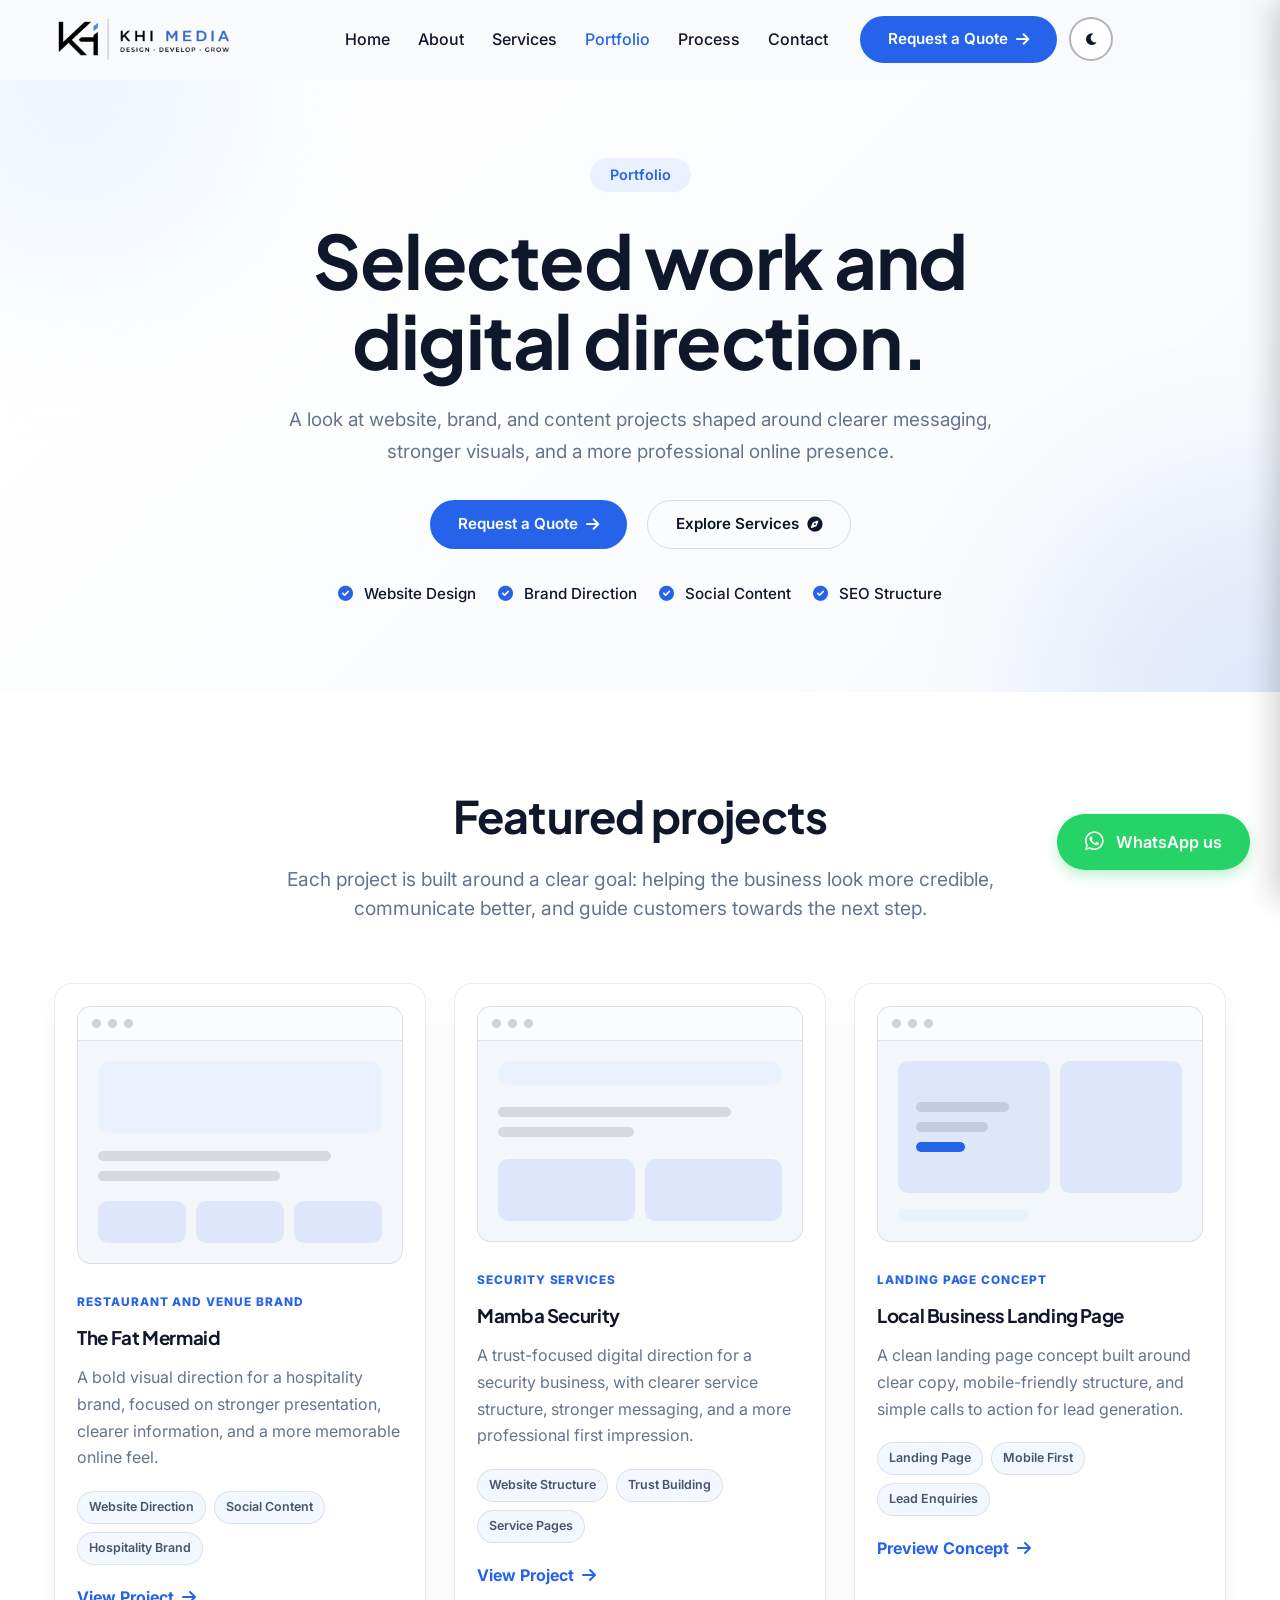
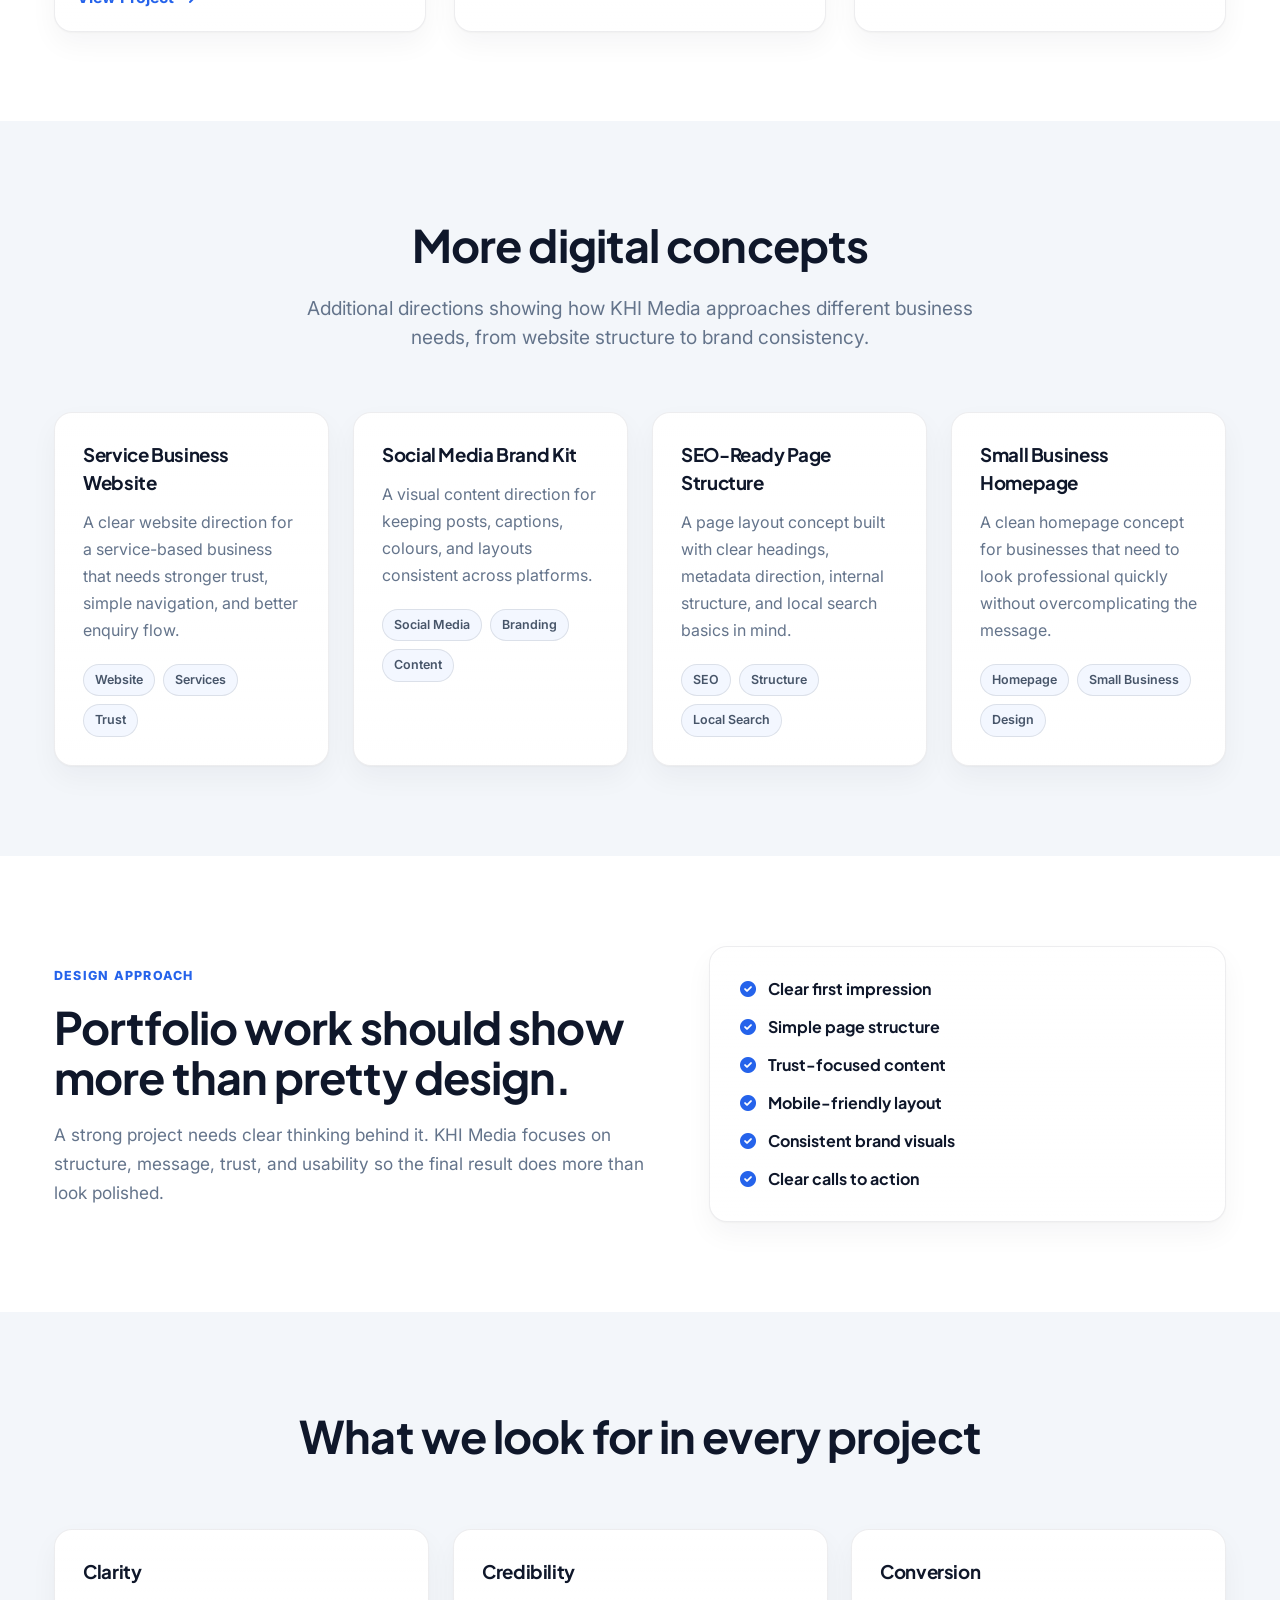
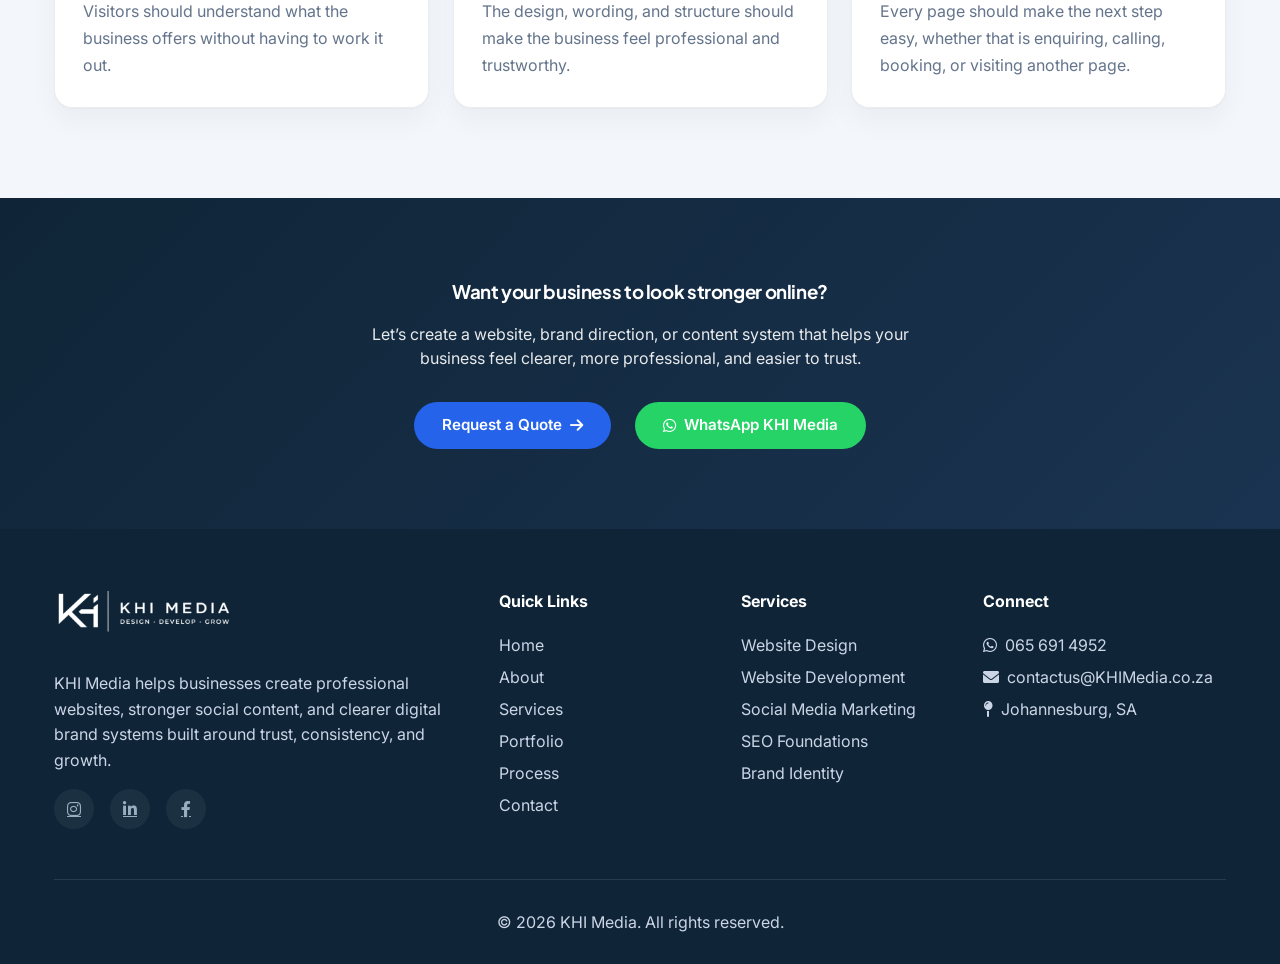
<file: portfolio.html>
<!DOCTYPE html>
<html lang="en">
<head>
  <meta charset="UTF-8">
  <meta name="viewport" content="width=device-width, initial-scale=1.0, maximum-scale=1.0, user-scalable=no, viewport-fit=cover">
  <title>Portfolio | KHI Media</title>
  <meta name="description" content="Selected KHI Media website, brand, and content concepts shaped around clearer messaging, stronger visuals, and a more professional online presence.">
  <link href="https://fonts.googleapis.com/css2?family=Inter:opsz,wght@14..32,300;400;500;600;700;800&family=Plus+Jakarta+Sans:wght@400;500;600;700;800&display=swap" rel="stylesheet">
  <link rel="stylesheet" href="https://cdnjs.cloudflare.com/ajax/libs/font-awesome/6.0.0-beta3/css/all.min.css">
  <link rel="stylesheet" href="index.css">
  <link rel="stylesheet" href="portfolio.css">
</head>
<body class="portfolio-page">
  <header class="navbar" id="navbar">
    <div class="container nav-container">
      <a href="index.html" class="logo-link">
        <img id="siteLogo" src="lightlogo.png" data-light="lightlogo.png" data-dark="darklogo.png" alt="KHI Media" class="logo-img" onerror="this.src='https://placehold.co/200x60?text=KHI+Media'">
      </a>
      <div class="desktop-nav">
        <ul class="nav-links">
          <li><a href="index.html" class="nav-link">Home</a></li>
          <li><a href="about.html" class="nav-link">About</a></li>
          <li><a href="services.html" class="nav-link">Services</a></li>
          <li><a href="portfolio.html" class="nav-link active-nav page-active">Portfolio</a></li>
          <li><a href="index.html#process" class="nav-link">Process</a></li>
          <li><a href="contact.html" class="nav-link">Contact</a></li>
        </ul>
        <div class="nav-actions">
          <a href="contact.html" class="btn-primary">Request a Quote <i class="fas fa-arrow-right"></i></a>
          <button class="theme-toggle" id="themeToggle" aria-label="Toggle theme">
            <i class="fas fa-sun"></i>
            <i class="fas fa-moon"></i>
          </button>
        </div>
      </div>
      <div class="nav-spacer"></div>
      <div class="mobile-actions">
        <button class="theme-toggle mobile-theme-toggle" id="mobileThemeToggle" aria-label="Toggle theme">
          <i class="fas fa-sun"></i>
          <i class="fas fa-moon"></i>
        </button>
        <button class="hamburger" id="hamburgerBtn" aria-label="Menu">
          <span></span><span></span><span></span>
        </button>
      </div>
    </div>
  </header>

  <div class="slide-menu" id="slideMenu">
    <div class="slide-menu-inner">
      <div class="slide-menu-header">
        <img src="lightlogo.png" data-light="lightlogo.png" data-dark="darklogo.png" alt="KHI Media" class="slide-logo" id="slideLogo" onerror="this.src='https://placehold.co/200x60?text=KHI+Media'">
        <button class="slide-close" id="slideCloseBtn" aria-label="Close menu"><i class="fas fa-times"></i></button>
      </div>
      <nav class="slide-nav">
        <ul class="slide-links">
          <li><a href="index.html" class="slide-link">Home</a></li>
          <li><a href="about.html" class="slide-link">About</a></li>
          <li><a href="services.html" class="slide-link">Services</a></li>
          <li><a href="portfolio.html" class="slide-link active-nav page-active">Portfolio</a></li>
          <li><a href="index.html#process" class="slide-link">Process</a></li>
          <li><a href="contact.html" class="slide-link">Contact</a></li>
        </ul>
      </nav>
      <div class="slide-footer">
        <a href="contact.html" class="btn-primary slide-cta">Request a Quote <i class="fas fa-arrow-right"></i></a>
        <div class="slide-social">
          <a href="#" aria-label="Instagram"><i class="fab fa-instagram"></i></a>
          <a href="#" aria-label="LinkedIn"><i class="fab fa-linkedin-in"></i></a>
          <a href="#" aria-label="Facebook"><i class="fab fa-facebook-f"></i></a>
        </div>
      </div>
    </div>
  </div>

  <main>
    <section class="portfolio-hero">
      <div class="container portfolio-hero-inner reveal">
        <span class="hero-badge">Portfolio</span>
        <h1>Selected work and digital direction.</h1>
        <p>A look at website, brand, and content projects shaped around clearer messaging, stronger visuals, and a more professional online presence.</p>
        <div class="hero-buttons">
          <a href="contact.html" class="btn-primary">Request a Quote <i class="fas fa-arrow-right"></i></a>
          <a href="services.html" class="btn-secondary">Explore Services <i class="fas fa-compass"></i></a>
        </div>
        <div class="portfolio-hero-points">
          <span><i class="fas fa-check-circle"></i> Website Design</span>
          <span><i class="fas fa-check-circle"></i> Brand Direction</span>
          <span><i class="fas fa-check-circle"></i> Social Content</span>
          <span><i class="fas fa-check-circle"></i> SEO Structure</span>
        </div>
      </div>
    </section>

    <section class="portfolio-section featured-work">
      <div class="container">
        <div class="section-header reveal">
          <h2>Featured projects</h2>
          <p class="subhead">Each project is built around a clear goal: helping the business look more credible, communicate better, and guide customers towards the next step.</p>
        </div>
        <div class="featured-grid">
          <article class="featured-card reveal">
            <div class="browser-mockup hospitality-mockup" aria-hidden="true">
              <div class="browser-bar"><span></span><span></span><span></span></div>
              <div class="mockup-body">
                <div class="mockup-hero-block"></div>
                <div class="mockup-line wide"></div>
                <div class="mockup-line"></div>
                <div class="mockup-tiles"><span></span><span></span><span></span></div>
              </div>
            </div>
            <span class="project-category">Restaurant and venue brand</span>
            <h3>The Fat Mermaid</h3>
            <p>A bold visual direction for a hospitality brand, focused on stronger presentation, clearer information, and a more memorable online feel.</p>
            <div class="project-tags"><span>Website Direction</span><span>Social Content</span><span>Hospitality Brand</span></div>
            <a href="contact.html" class="project-link">View Project <i class="fas fa-arrow-right"></i></a>
          </article>

          <article class="featured-card reveal">
            <div class="browser-mockup security-mockup" aria-hidden="true">
              <div class="browser-bar"><span></span><span></span><span></span></div>
              <div class="mockup-body">
                <div class="mockup-nav"></div>
                <div class="mockup-line wide"></div>
                <div class="mockup-line short"></div>
                <div class="mockup-panels"><span></span><span></span></div>
              </div>
            </div>
            <span class="project-category">Security services</span>
            <h3>Mamba Security</h3>
            <p>A trust-focused digital direction for a security business, with clearer service structure, stronger messaging, and a more professional first impression.</p>
            <div class="project-tags"><span>Website Structure</span><span>Trust Building</span><span>Service Pages</span></div>
            <a href="contact.html" class="project-link">View Project <i class="fas fa-arrow-right"></i></a>
          </article>

          <article class="featured-card reveal">
            <div class="browser-mockup landing-mockup" aria-hidden="true">
              <div class="browser-bar"><span></span><span></span><span></span></div>
              <div class="mockup-body">
                <div class="mockup-split">
                  <div><span></span><span></span><span></span></div>
                  <div></div>
                </div>
                <div class="mockup-cta-line"></div>
              </div>
            </div>
            <span class="project-category">Landing page concept</span>
            <h3>Local Business Landing Page</h3>
            <p>A clean landing page concept built around clear copy, mobile-friendly structure, and simple calls to action for lead generation.</p>
            <div class="project-tags"><span>Landing Page</span><span>Mobile First</span><span>Lead Enquiries</span></div>
            <a href="contact.html" class="project-link">Preview Concept <i class="fas fa-arrow-right"></i></a>
          </article>
        </div>
      </div>
    </section>

    <section class="portfolio-section more-concepts">
      <div class="container">
        <div class="section-header reveal">
          <h2>More digital concepts</h2>
          <p class="subhead">Additional directions showing how KHI Media approaches different business needs, from website structure to brand consistency.</p>
        </div>
        <div class="concept-grid">
          <article class="concept-card reveal">
            <h3>Service Business Website</h3>
            <p>A clear website direction for a service-based business that needs stronger trust, simple navigation, and better enquiry flow.</p>
            <div class="project-tags"><span>Website</span><span>Services</span><span>Trust</span></div>
          </article>
          <article class="concept-card reveal">
            <h3>Social Media Brand Kit</h3>
            <p>A visual content direction for keeping posts, captions, colours, and layouts consistent across platforms.</p>
            <div class="project-tags"><span>Social Media</span><span>Branding</span><span>Content</span></div>
          </article>
          <article class="concept-card reveal">
            <h3>SEO-Ready Page Structure</h3>
            <p>A page layout concept built with clear headings, metadata direction, internal structure, and local search basics in mind.</p>
            <div class="project-tags"><span>SEO</span><span>Structure</span><span>Local Search</span></div>
          </article>
          <article class="concept-card reveal">
            <h3>Small Business Homepage</h3>
            <p>A clean homepage concept for businesses that need to look professional quickly without overcomplicating the message.</p>
            <div class="project-tags"><span>Homepage</span><span>Small Business</span><span>Design</span></div>
          </article>
        </div>
      </div>
    </section>

    <section class="portfolio-section design-approach">
      <div class="container portfolio-split">
        <div class="portfolio-copy reveal">
          <span class="portfolio-kicker">Design approach</span>
          <h2>Portfolio work should show more than pretty design.</h2>
          <p>A strong project needs clear thinking behind it. KHI Media focuses on structure, message, trust, and usability so the final result does more than look polished.</p>
        </div>
        <div class="portfolio-checklist reveal">
          <ul>
            <li><i class="fas fa-check-circle"></i> Clear first impression</li>
            <li><i class="fas fa-check-circle"></i> Simple page structure</li>
            <li><i class="fas fa-check-circle"></i> Trust-focused content</li>
            <li><i class="fas fa-check-circle"></i> Mobile-friendly layout</li>
            <li><i class="fas fa-check-circle"></i> Consistent brand visuals</li>
            <li><i class="fas fa-check-circle"></i> Clear calls to action</li>
          </ul>
        </div>
      </div>
    </section>

    <section class="portfolio-section project-focus">
      <div class="container">
        <div class="section-header reveal">
          <h2>What we look for in every project</h2>
        </div>
        <div class="focus-grid">
          <article class="focus-card reveal">
            <h3>Clarity</h3>
            <p>Visitors should understand what the business offers without having to work it out.</p>
          </article>
          <article class="focus-card reveal">
            <h3>Credibility</h3>
            <p>The design, wording, and structure should make the business feel professional and trustworthy.</p>
          </article>
          <article class="focus-card reveal">
            <h3>Conversion</h3>
            <p>Every page should make the next step easy, whether that is enquiring, calling, booking, or visiting another page.</p>
          </article>
        </div>
      </div>
    </section>

    <section class="cta portfolio-cta">
      <div class="container cta-inner reveal">
        <h3>Want your business to look stronger online?</h3>
        <p>Let’s create a website, brand direction, or content system that helps your business feel clearer, more professional, and easier to trust.</p>
        <div class="cta-buttons">
          <a href="contact.html" class="btn-primary">Request a Quote <i class="fas fa-arrow-right"></i></a>
          <a href="https://wa.me/27656914952" class="btn-whatsapp" target="_blank"><i class="fab fa-whatsapp"></i> WhatsApp KHI Media</a>
        </div>
      </div>
    </section>
  </main>

  <footer class="footer">
    <div class="container">
      <div class="footer-grid">
        <div class="footer-brand">
          <img src="lightlogo.png" alt="KHI Media" class="footer-logo" onerror="this.src='https://placehold.co/200x60?text=KHI+Media'">
          <p>KHI Media helps businesses create professional websites, stronger social content, and clearer digital brand systems built around trust, consistency, and growth.</p>
          <div class="social-links">
            <a href="#" aria-label="Instagram"><i class="fab fa-instagram"></i></a>
            <a href="#" aria-label="LinkedIn"><i class="fab fa-linkedin-in"></i></a>
            <a href="#" aria-label="Facebook"><i class="fab fa-facebook-f"></i></a>
          </div>
        </div>
        <div class="footer-col">
          <h4>Quick Links</h4>
          <ul>
            <li><a href="index.html">Home</a></li>
            <li><a href="about.html">About</a></li>
            <li><a href="services.html">Services</a></li>
            <li><a href="portfolio.html">Portfolio</a></li>
            <li><a href="index.html#process">Process</a></li>
            <li><a href="contact.html">Contact</a></li>
          </ul>
        </div>
        <div class="footer-col">
          <h4>Services</h4>
          <ul>
            <li><a href="services.html">Website Design</a></li>
            <li><a href="services.html">Website Development</a></li>
            <li><a href="services.html">Social Media Marketing</a></li>
            <li><a href="services.html">SEO Foundations</a></li>
            <li><a href="services.html">Brand Identity</a></li>
          </ul>
        </div>
        <div class="footer-col">
          <h4>Connect</h4>
          <ul class="contact-list">
            <li><i class="fab fa-whatsapp"></i> <a href="https://wa.me/27656914952">065 691 4952</a></li>
            <li><i class="fas fa-envelope"></i> <a href="mailto:contactus@KHIMedia.co.za">contactus@KHIMedia.co.za</a></li>
            <li><i class="fas fa-map-pin"></i> Johannesburg, SA</li>
          </ul>
        </div>
      </div>
      <div class="footer-bottom">
        <p>&copy; <span id="year"></span> KHI Media. All rights reserved.</p>
      </div>
    </div>
  </footer>

  <a href="https://wa.me/27656914952" class="floating-wa" target="_blank">
    <i class="fab fa-whatsapp"></i>
    <span>WhatsApp us</span>
  </a>

  <script src="index.js"></script>
</body>
</html>
</file>
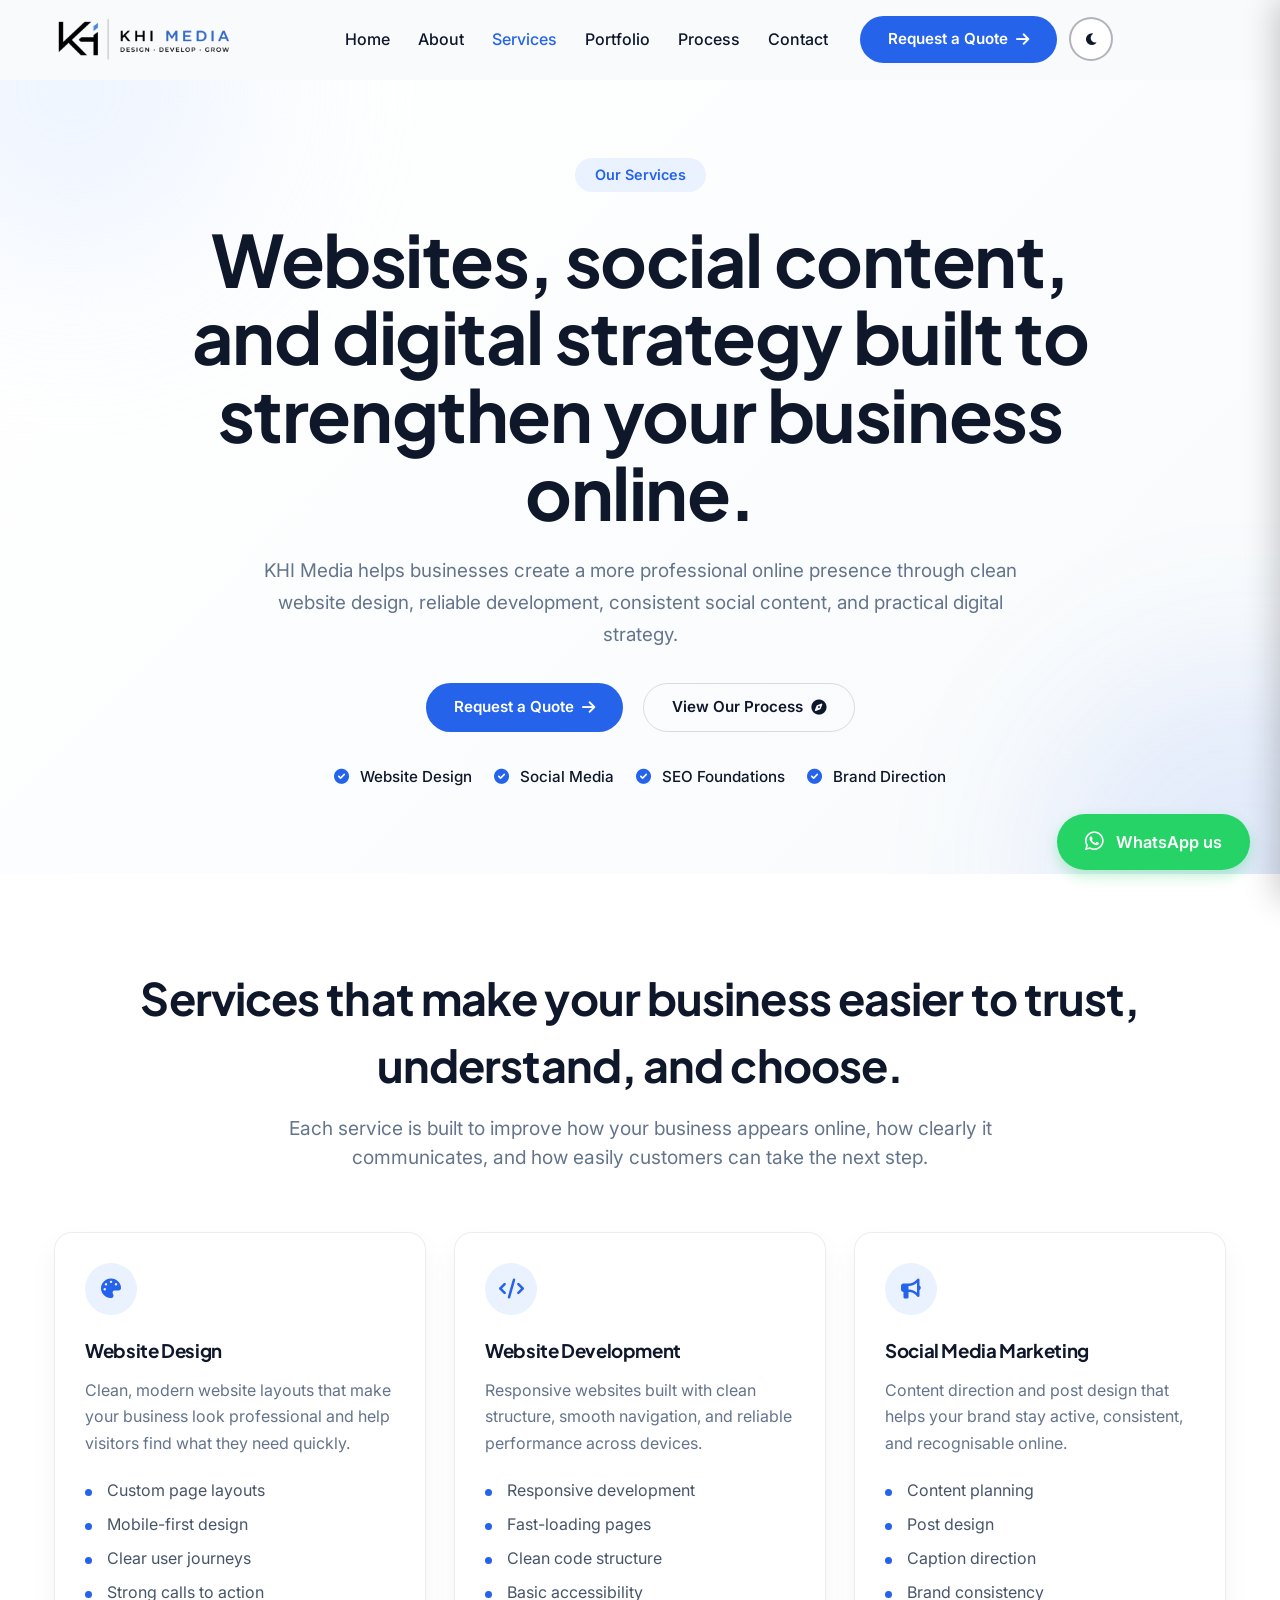
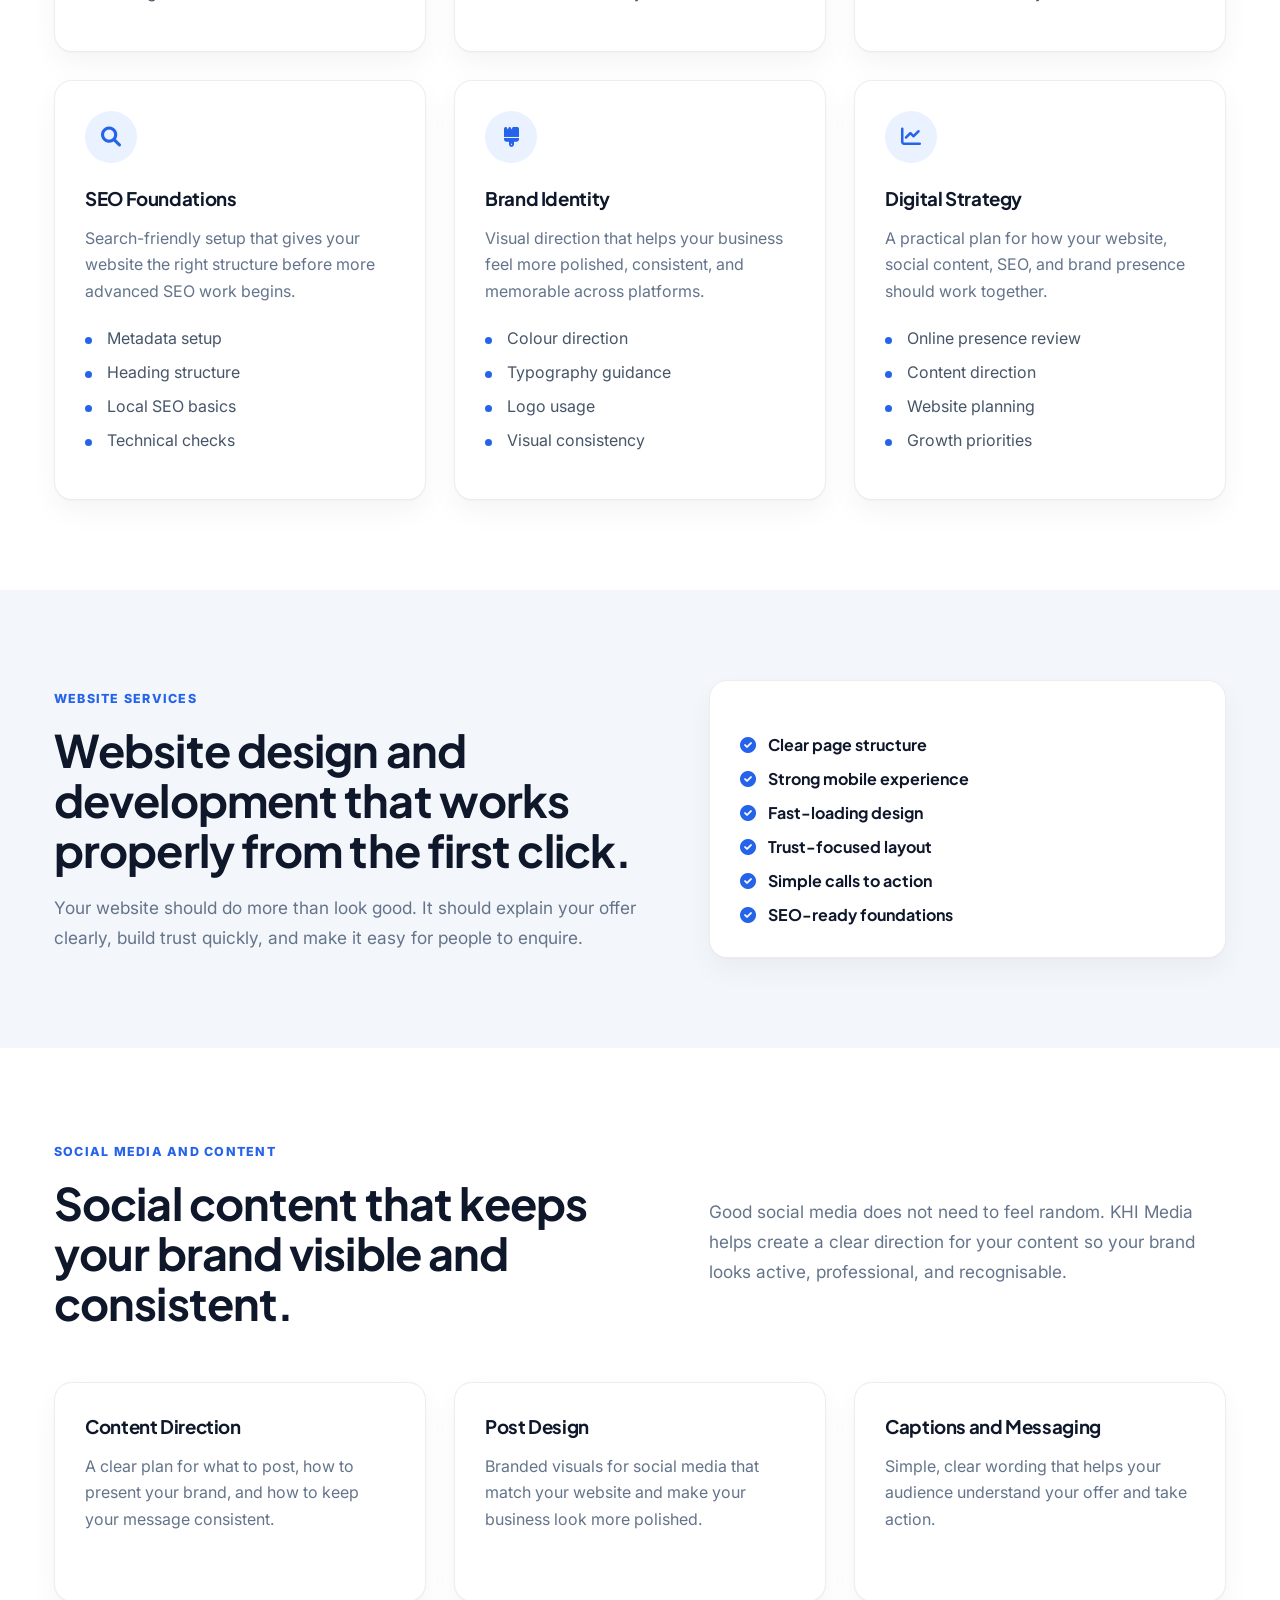
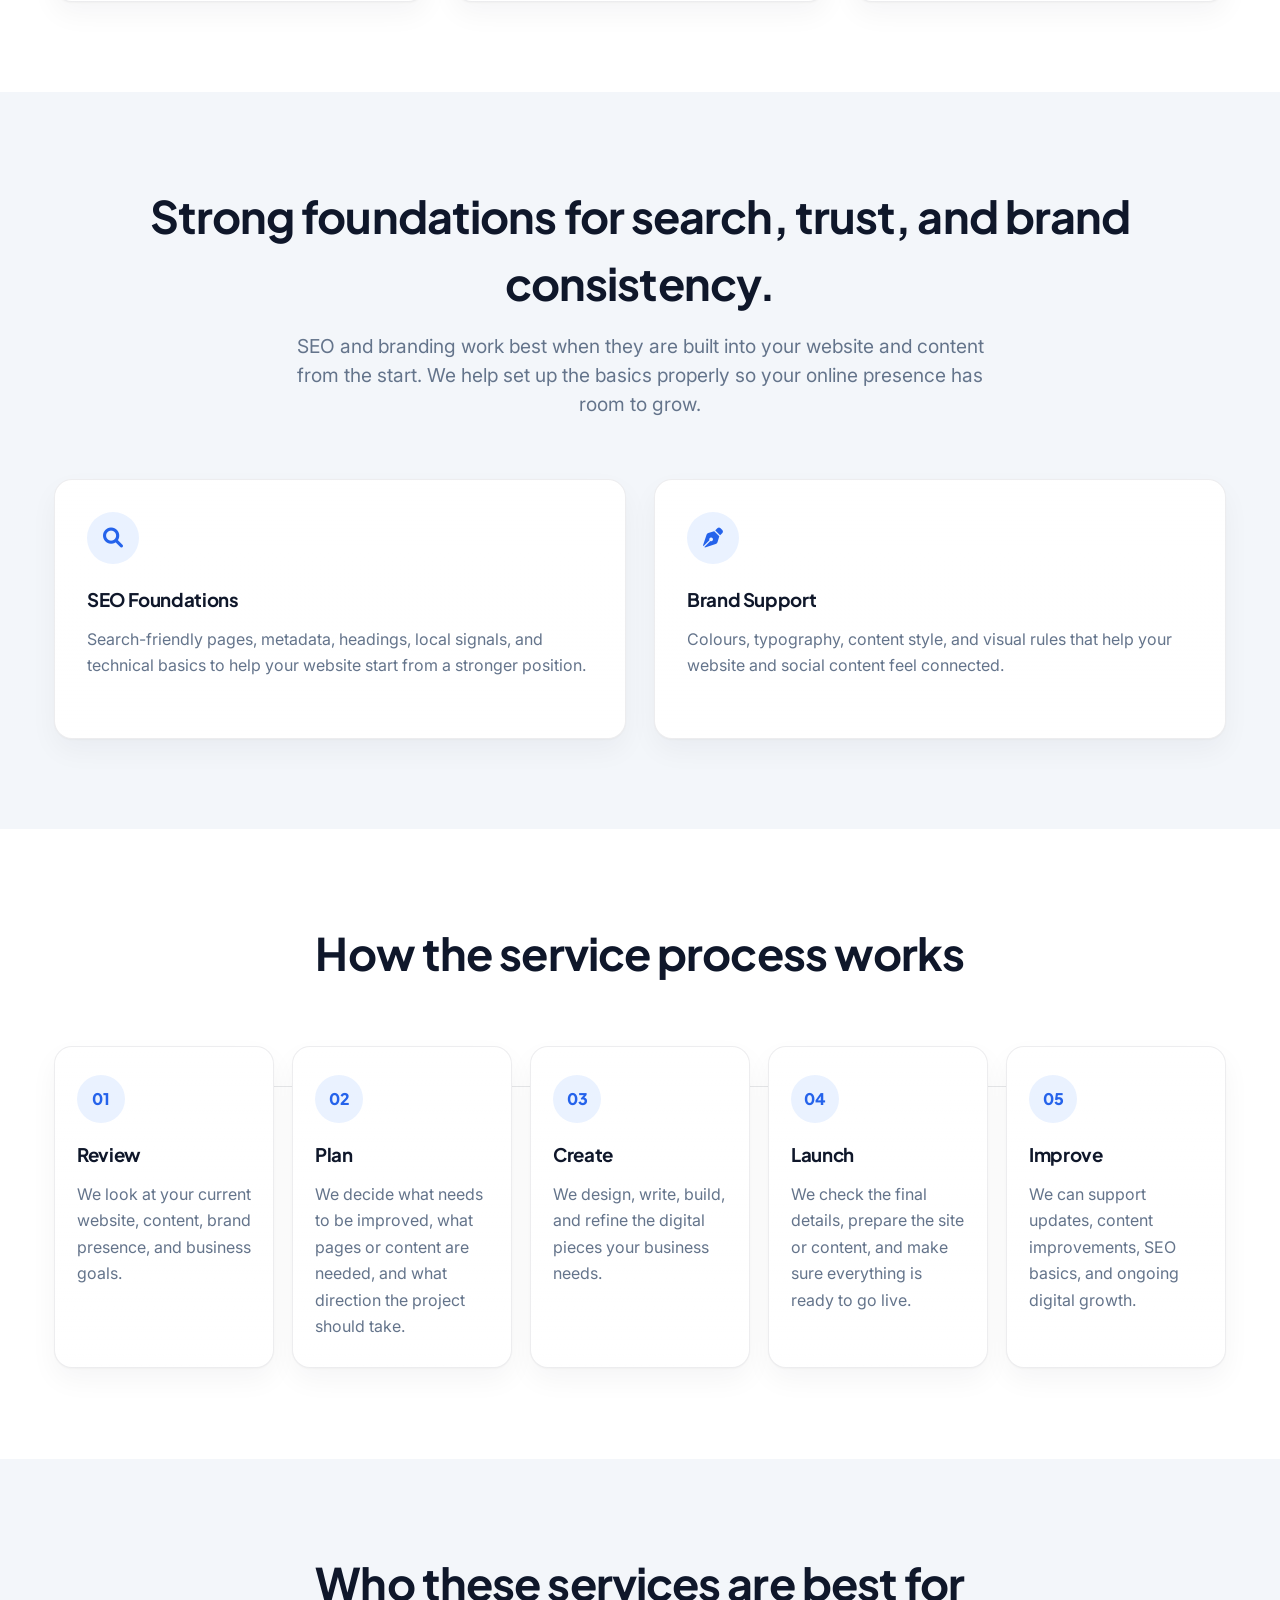
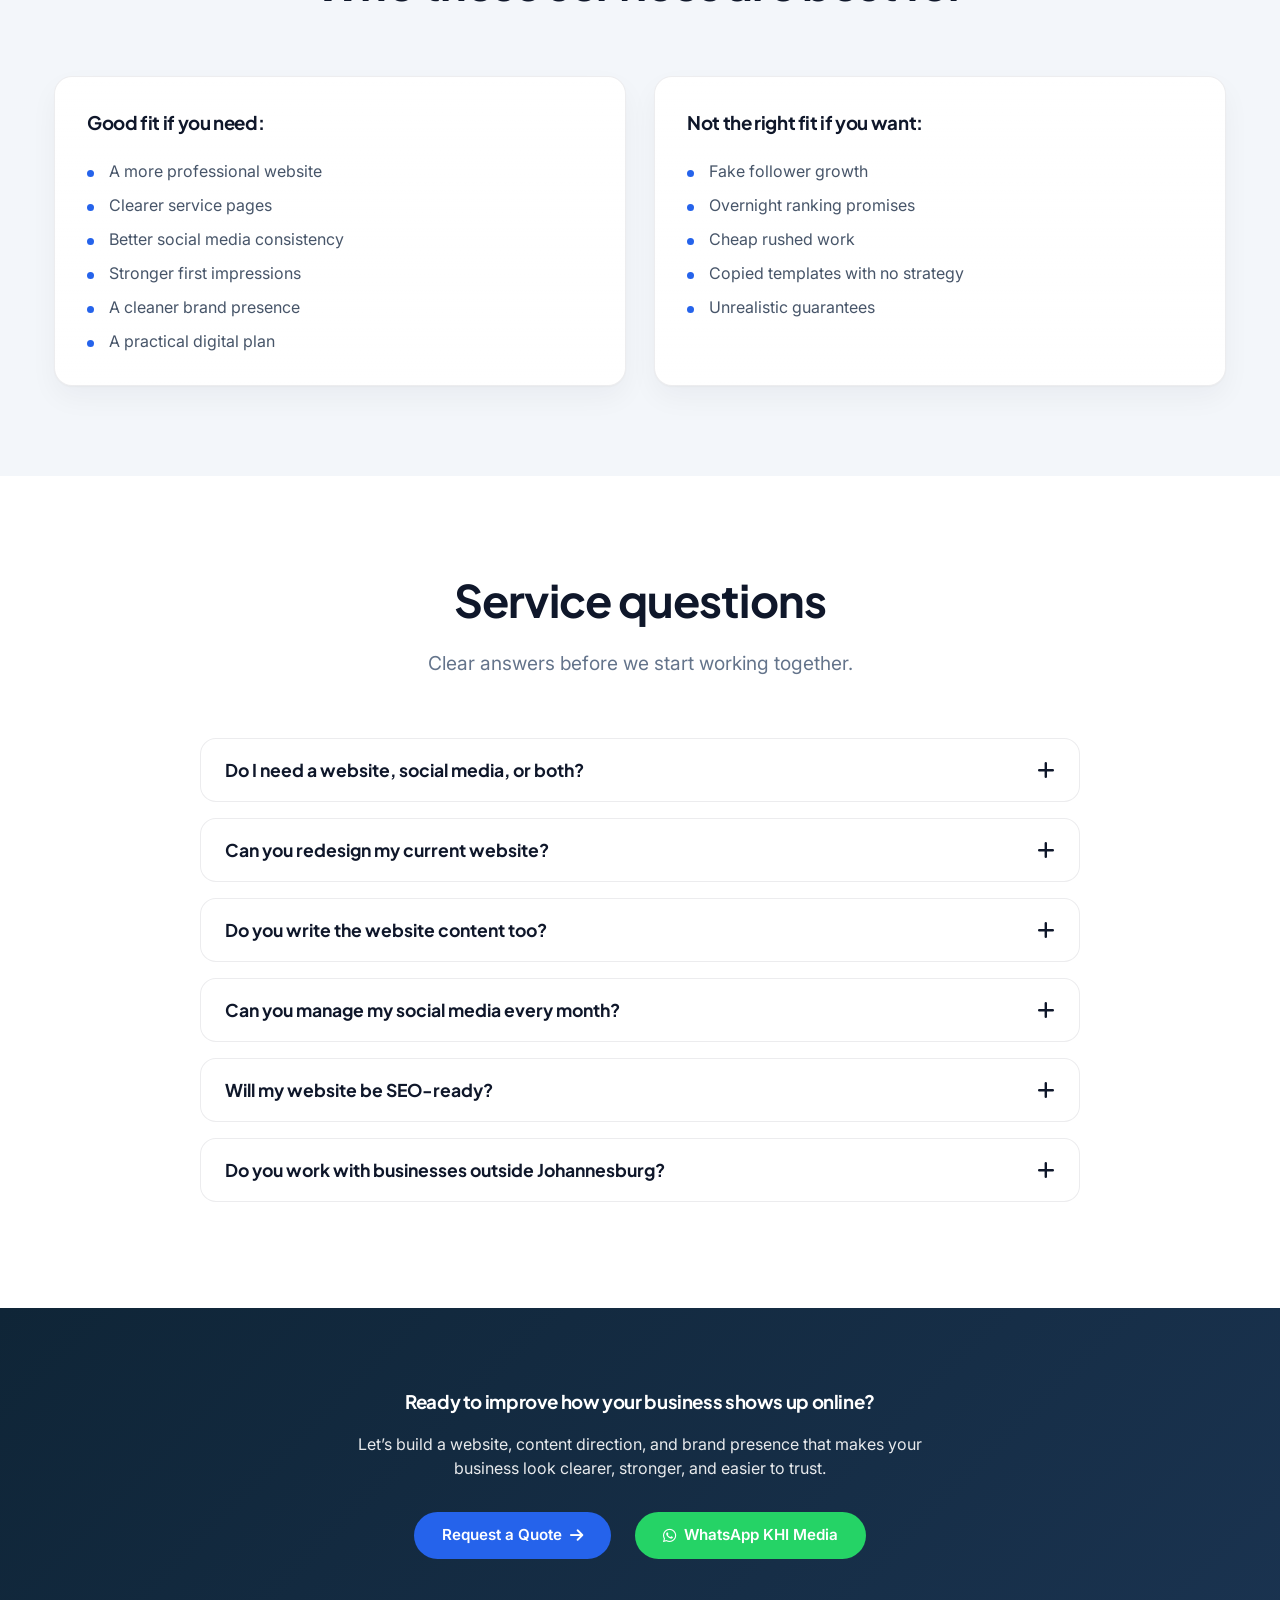
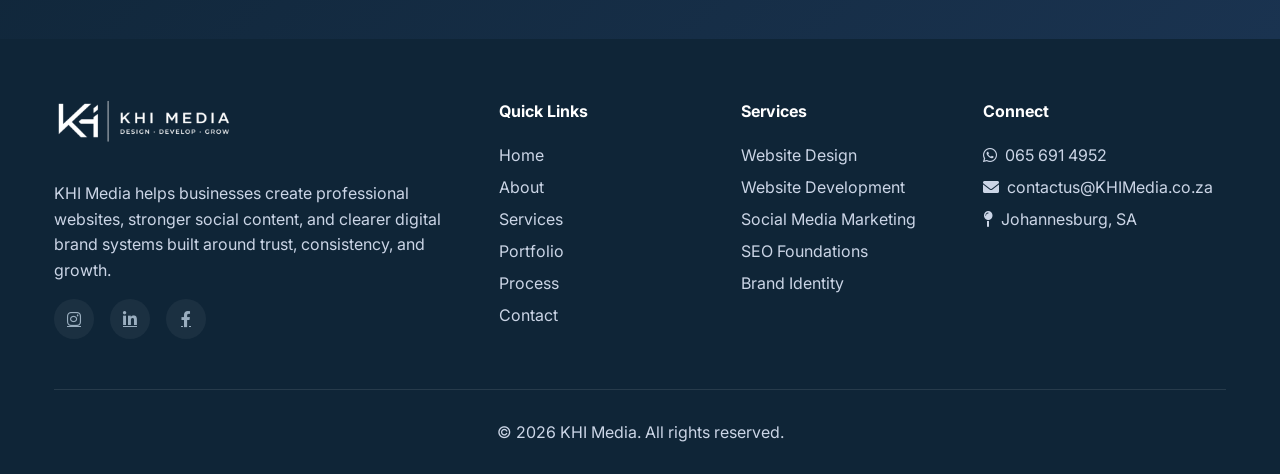
<file: services.html>
<!DOCTYPE html>
<html lang="en">
<head>
  <meta charset="UTF-8">
  <meta name="viewport" content="width=device-width, initial-scale=1.0, maximum-scale=1.0, user-scalable=no, viewport-fit=cover">
  <title>Services | KHI Media</title>
  <meta name="description" content="KHI Media services include website design, website development, social media marketing, SEO foundations, brand identity, and practical digital strategy.">
  <link href="https://fonts.googleapis.com/css2?family=Inter:opsz,wght@14..32,300;400;500;600;700;800&family=Plus+Jakarta+Sans:wght@400;500;600;700;800&display=swap" rel="stylesheet">
  <link rel="stylesheet" href="https://cdnjs.cloudflare.com/ajax/libs/font-awesome/6.0.0-beta3/css/all.min.css">
  <link rel="stylesheet" href="index.css">
  <link rel="stylesheet" href="services.css">
</head>
<body class="services-page">
  <header class="navbar" id="navbar">
    <div class="container nav-container">
      <a href="index.html" class="logo-link">
        <img id="siteLogo" src="lightlogo.png" data-light="lightlogo.png" data-dark="darklogo.png" alt="KHI Media" class="logo-img" onerror="this.src='https://placehold.co/200x60?text=KHI+Media'">
      </a>
      <div class="desktop-nav">
        <ul class="nav-links">
          <li><a href="index.html" class="nav-link">Home</a></li>
          <li><a href="about.html" class="nav-link">About</a></li>
          <li><a href="services.html" class="nav-link active-nav page-active">Services</a></li>
          <li><a href="portfolio.html" class="nav-link">Portfolio</a></li>
          <li><a href="index.html#process" class="nav-link">Process</a></li>
          <li><a href="contact.html" class="nav-link">Contact</a></li>
        </ul>
        <div class="nav-actions">
          <a href="contact.html" class="btn-primary">Request a Quote <i class="fas fa-arrow-right"></i></a>
          <button class="theme-toggle" id="themeToggle" aria-label="Toggle theme">
            <i class="fas fa-sun"></i>
            <i class="fas fa-moon"></i>
          </button>
        </div>
      </div>
      <div class="nav-spacer"></div>
      <div class="mobile-actions">
        <button class="theme-toggle mobile-theme-toggle" id="mobileThemeToggle" aria-label="Toggle theme">
          <i class="fas fa-sun"></i>
          <i class="fas fa-moon"></i>
        </button>
        <button class="hamburger" id="hamburgerBtn" aria-label="Menu">
          <span></span><span></span><span></span>
        </button>
      </div>
    </div>
  </header>

  <div class="slide-menu" id="slideMenu">
    <div class="slide-menu-inner">
      <div class="slide-menu-header">
        <img src="lightlogo.png" data-light="lightlogo.png" data-dark="darklogo.png" alt="KHI Media" class="slide-logo" id="slideLogo" onerror="this.src='https://placehold.co/200x60?text=KHI+Media'">
        <button class="slide-close" id="slideCloseBtn" aria-label="Close menu"><i class="fas fa-times"></i></button>
      </div>
      <nav class="slide-nav">
        <ul class="slide-links">
          <li><a href="index.html" class="slide-link">Home</a></li>
          <li><a href="about.html" class="slide-link">About</a></li>
          <li><a href="services.html" class="slide-link active-nav page-active">Services</a></li>
          <li><a href="portfolio.html" class="slide-link">Portfolio</a></li>
          <li><a href="index.html#process" class="slide-link">Process</a></li>
          <li><a href="contact.html" class="slide-link">Contact</a></li>
        </ul>
      </nav>
      <div class="slide-footer">
        <a href="contact.html" class="btn-primary slide-cta">Request a Quote <i class="fas fa-arrow-right"></i></a>
        <div class="slide-social">
          <a href="#" aria-label="Instagram"><i class="fab fa-instagram"></i></a>
          <a href="#" aria-label="LinkedIn"><i class="fab fa-linkedin-in"></i></a>
          <a href="#" aria-label="Facebook"><i class="fab fa-facebook-f"></i></a>
        </div>
      </div>
    </div>
  </div>

  <main>
    <section class="services-hero">
      <div class="container services-hero-inner reveal">
        <span class="hero-badge">Our Services</span>
        <h1>Websites, social content, and digital strategy built to strengthen your business online.</h1>
        <p>KHI Media helps businesses create a more professional online presence through clean website design, reliable development, consistent social content, and practical digital strategy.</p>
        <div class="hero-buttons">
          <a href="contact.html" class="btn-primary">Request a Quote <i class="fas fa-arrow-right"></i></a>
          <a href="#service-process" class="btn-secondary">View Our Process <i class="fas fa-compass"></i></a>
        </div>
        <div class="services-hero-points">
          <span><i class="fas fa-check-circle"></i> Website Design</span>
          <span><i class="fas fa-check-circle"></i> Social Media</span>
          <span><i class="fas fa-check-circle"></i> SEO Foundations</span>
          <span><i class="fas fa-check-circle"></i> Brand Direction</span>
        </div>
      </div>
    </section>

    <section class="services-section main-services">
      <div class="container">
        <div class="section-header reveal">
          <h2>Services that make your business easier to trust, understand, and choose.</h2>
          <p class="subhead">Each service is built to improve how your business appears online, how clearly it communicates, and how easily customers can take the next step.</p>
        </div>
        <div class="services-detail-grid">
          <article class="service-detail-card reveal">
            <i class="fas fa-palette"></i>
            <h3>Website Design</h3>
            <p>Clean, modern website layouts that make your business look professional and help visitors find what they need quickly.</p>
            <ul>
              <li>Custom page layouts</li>
              <li>Mobile-first design</li>
              <li>Clear user journeys</li>
              <li>Strong calls to action</li>
            </ul>
          </article>
          <article class="service-detail-card reveal">
            <i class="fas fa-code"></i>
            <h3>Website Development</h3>
            <p>Responsive websites built with clean structure, smooth navigation, and reliable performance across devices.</p>
            <ul>
              <li>Responsive development</li>
              <li>Fast-loading pages</li>
              <li>Clean code structure</li>
              <li>Basic accessibility</li>
            </ul>
          </article>
          <article class="service-detail-card reveal">
            <i class="fas fa-bullhorn"></i>
            <h3>Social Media Marketing</h3>
            <p>Content direction and post design that helps your brand stay active, consistent, and recognisable online.</p>
            <ul>
              <li>Content planning</li>
              <li>Post design</li>
              <li>Caption direction</li>
              <li>Brand consistency</li>
            </ul>
          </article>
          <article class="service-detail-card reveal">
            <i class="fas fa-magnifying-glass"></i>
            <h3>SEO Foundations</h3>
            <p>Search-friendly setup that gives your website the right structure before more advanced SEO work begins.</p>
            <ul>
              <li>Metadata setup</li>
              <li>Heading structure</li>
              <li>Local SEO basics</li>
              <li>Technical checks</li>
            </ul>
          </article>
          <article class="service-detail-card reveal">
            <i class="fas fa-brush"></i>
            <h3>Brand Identity</h3>
            <p>Visual direction that helps your business feel more polished, consistent, and memorable across platforms.</p>
            <ul>
              <li>Colour direction</li>
              <li>Typography guidance</li>
              <li>Logo usage</li>
              <li>Visual consistency</li>
            </ul>
          </article>
          <article class="service-detail-card reveal">
            <i class="fas fa-chart-line"></i>
            <h3>Digital Strategy</h3>
            <p>A practical plan for how your website, social content, SEO, and brand presence should work together.</p>
            <ul>
              <li>Online presence review</li>
              <li>Content direction</li>
              <li>Website planning</li>
              <li>Growth priorities</li>
            </ul>
          </article>
        </div>
      </div>
    </section>

    <section class="services-section website-breakdown">
      <div class="container services-split">
        <div class="services-copy reveal">
          <span class="services-kicker">Website services</span>
          <h2>Website design and development that works properly from the first click.</h2>
          <p>Your website should do more than look good. It should explain your offer clearly, build trust quickly, and make it easy for people to enquire.</p>
        </div>
        <div class="checklist-card reveal">
          <ul>
            <li><i class="fas fa-check-circle"></i> Clear page structure</li>
            <li><i class="fas fa-check-circle"></i> Strong mobile experience</li>
            <li><i class="fas fa-check-circle"></i> Fast-loading design</li>
            <li><i class="fas fa-check-circle"></i> Trust-focused layout</li>
            <li><i class="fas fa-check-circle"></i> Simple calls to action</li>
            <li><i class="fas fa-check-circle"></i> SEO-ready foundations</li>
          </ul>
        </div>
      </div>
    </section>

    <section class="services-section social-content">
      <div class="container">
        <div class="services-split social-intro">
          <div class="services-copy reveal">
            <span class="services-kicker">Social media and content</span>
            <h2>Social content that keeps your brand visible and consistent.</h2>
          </div>
          <p class="split-paragraph reveal">Good social media does not need to feel random. KHI Media helps create a clear direction for your content so your brand looks active, professional, and recognisable.</p>
        </div>
        <div class="content-card-grid">
          <article class="content-card reveal">
            <h3>Content Direction</h3>
            <p>A clear plan for what to post, how to present your brand, and how to keep your message consistent.</p>
          </article>
          <article class="content-card reveal">
            <h3>Post Design</h3>
            <p>Branded visuals for social media that match your website and make your business look more polished.</p>
          </article>
          <article class="content-card reveal">
            <h3>Captions and Messaging</h3>
            <p>Simple, clear wording that helps your audience understand your offer and take action.</p>
          </article>
        </div>
      </div>
    </section>

    <section class="services-section seo-brand">
      <div class="container">
        <div class="section-header reveal">
          <h2>Strong foundations for search, trust, and brand consistency.</h2>
          <p class="subhead">SEO and branding work best when they are built into your website and content from the start. We help set up the basics properly so your online presence has room to grow.</p>
        </div>
        <div class="large-card-grid">
          <article class="large-service-card reveal">
            <i class="fas fa-magnifying-glass"></i>
            <h3>SEO Foundations</h3>
            <p>Search-friendly pages, metadata, headings, local signals, and technical basics to help your website start from a stronger position.</p>
          </article>
          <article class="large-service-card reveal">
            <i class="fas fa-pen-nib"></i>
            <h3>Brand Support</h3>
            <p>Colours, typography, content style, and visual rules that help your website and social content feel connected.</p>
          </article>
        </div>
      </div>
    </section>

    <section id="service-process" class="services-section service-process">
      <div class="container">
        <div class="section-header reveal">
          <h2>How the service process works</h2>
        </div>
        <div class="timeline">
          <div class="timeline-step reveal"><span>01</span><h3>Review</h3><p>We look at your current website, content, brand presence, and business goals.</p></div>
          <div class="timeline-step reveal"><span>02</span><h3>Plan</h3><p>We decide what needs to be improved, what pages or content are needed, and what direction the project should take.</p></div>
          <div class="timeline-step reveal"><span>03</span><h3>Create</h3><p>We design, write, build, and refine the digital pieces your business needs.</p></div>
          <div class="timeline-step reveal"><span>04</span><h3>Launch</h3><p>We check the final details, prepare the site or content, and make sure everything is ready to go live.</p></div>
          <div class="timeline-step reveal"><span>05</span><h3>Improve</h3><p>We can support updates, content improvements, SEO basics, and ongoing digital growth.</p></div>
        </div>
      </div>
    </section>

    <section class="services-section service-fit">
      <div class="container">
        <div class="section-header reveal">
          <h2>Who these services are best for</h2>
        </div>
        <div class="fit-grid">
          <article class="fit-card reveal">
            <h3>Good fit if you need:</h3>
            <ul>
              <li>A more professional website</li>
              <li>Clearer service pages</li>
              <li>Better social media consistency</li>
              <li>Stronger first impressions</li>
              <li>A cleaner brand presence</li>
              <li>A practical digital plan</li>
            </ul>
          </article>
          <article class="fit-card reveal">
            <h3>Not the right fit if you want:</h3>
            <ul>
              <li>Fake follower growth</li>
              <li>Overnight ranking promises</li>
              <li>Cheap rushed work</li>
              <li>Copied templates with no strategy</li>
              <li>Unrealistic guarantees</li>
            </ul>
          </article>
        </div>
      </div>
    </section>

    <section class="services-section services-faq">
      <div class="container">
        <div class="section-header reveal">
          <h2>Service questions</h2>
          <p class="subhead">Clear answers before we start working together.</p>
        </div>
        <div class="faq-list">
          <div class="faq-item reveal">
            <button class="faq-question">Do I need a website, social media, or both? <i class="fas fa-plus"></i></button>
            <div class="faq-answer">It depends on your business goals. A website gives your business a professional base, while social media helps you stay visible and active. Many businesses benefit from using both together.</div>
          </div>
          <div class="faq-item reveal">
            <button class="faq-question">Can you redesign my current website? <i class="fas fa-plus"></i></button>
            <div class="faq-answer">Yes. KHI Media can review your current website, keep what still works, and improve the design, structure, wording, and mobile experience.</div>
          </div>
          <div class="faq-item reveal">
            <button class="faq-question">Do you write the website content too? <i class="fas fa-plus"></i></button>
            <div class="faq-answer">Yes. We can help write or refine website copy so your message is clearer, more professional, and easier for customers to understand.</div>
          </div>
          <div class="faq-item reveal">
            <button class="faq-question">Can you manage my social media every month? <i class="fas fa-plus"></i></button>
            <div class="faq-answer">Yes. Monthly content support can include content direction, post design, captions, and consistency across your brand.</div>
          </div>
          <div class="faq-item reveal">
            <button class="faq-question">Will my website be SEO-ready? <i class="fas fa-plus"></i></button>
            <div class="faq-answer">Yes. Every website should include basic SEO foundations such as clean structure, page titles, metadata, headings, mobile-friendly design, and fast-loading pages.</div>
          </div>
          <div class="faq-item reveal">
            <button class="faq-question">Do you work with businesses outside Johannesburg? <i class="fas fa-plus"></i></button>
            <div class="faq-answer">Yes. KHI Media is based in Johannesburg and works with businesses across Edenvale, Bedfordview, the East Rand, and other areas in South Africa.</div>
          </div>
        </div>
      </div>
    </section>

    <section class="cta services-cta">
      <div class="container cta-inner reveal">
        <h3>Ready to improve how your business shows up online?</h3>
        <p>Let’s build a website, content direction, and brand presence that makes your business look clearer, stronger, and easier to trust.</p>
        <div class="cta-buttons">
          <a href="contact.html" class="btn-primary">Request a Quote <i class="fas fa-arrow-right"></i></a>
          <a href="https://wa.me/27656914952" class="btn-whatsapp" target="_blank"><i class="fab fa-whatsapp"></i> WhatsApp KHI Media</a>
        </div>
      </div>
    </section>
  </main>

  <footer class="footer">
    <div class="container">
      <div class="footer-grid">
        <div class="footer-brand">
          <img src="lightlogo.png" alt="KHI Media" class="footer-logo" onerror="this.src='https://placehold.co/200x60?text=KHI+Media'">
          <p>KHI Media helps businesses create professional websites, stronger social content, and clearer digital brand systems built around trust, consistency, and growth.</p>
          <div class="social-links">
            <a href="#" aria-label="Instagram"><i class="fab fa-instagram"></i></a>
            <a href="#" aria-label="LinkedIn"><i class="fab fa-linkedin-in"></i></a>
            <a href="#" aria-label="Facebook"><i class="fab fa-facebook-f"></i></a>
          </div>
        </div>
        <div class="footer-col">
          <h4>Quick Links</h4>
          <ul>
            <li><a href="index.html">Home</a></li>
            <li><a href="about.html">About</a></li>
            <li><a href="services.html">Services</a></li>
            <li><a href="portfolio.html">Portfolio</a></li>
            <li><a href="index.html#process">Process</a></li>
            <li><a href="contact.html">Contact</a></li>
          </ul>
        </div>
        <div class="footer-col">
          <h4>Services</h4>
          <ul>
            <li><a href="services.html">Website Design</a></li>
            <li><a href="services.html">Website Development</a></li>
            <li><a href="services.html">Social Media Marketing</a></li>
            <li><a href="services.html">SEO Foundations</a></li>
            <li><a href="services.html">Brand Identity</a></li>
          </ul>
        </div>
        <div class="footer-col">
          <h4>Connect</h4>
          <ul class="contact-list">
            <li><i class="fab fa-whatsapp"></i> <a href="https://wa.me/27656914952">065 691 4952</a></li>
            <li><i class="fas fa-envelope"></i> <a href="mailto:contactus@KHIMedia.co.za">contactus@KHIMedia.co.za</a></li>
            <li><i class="fas fa-map-pin"></i> Johannesburg, SA</li>
          </ul>
        </div>
      </div>
      <div class="footer-bottom">
        <p>&copy; <span id="year"></span> KHI Media. All rights reserved.</p>
      </div>
    </div>
  </footer>

  <a href="https://wa.me/27656914952" class="floating-wa" target="_blank">
    <i class="fab fa-whatsapp"></i>
    <span>WhatsApp us</span>
  </a>

  <script src="index.js"></script>
</body>
</html>
</file>
<file: index.css>
/* index.css – Strong alternating backgrounds, rich colors, smooth animations, no stat numbers */

:root {
  --navy-deep: #0F2537;
  --ocean-blue: #1A3350;
  --premium-blue: #2563EB;
  --premium-blue-hover: #1D4ED8;
  --cyan-accent: #CFE1FF;
  --pale-blue-glow: #EAF2FF;
  --misty-teal: #EAF2FF;
  --bg-light-1: #FFFFFF;
  --bg-light-2: #F8FAFC;
  --bg-light-alt: #F3F6FA;
  --card-bg: #FFFFFF;
  --border-soft: rgba(15, 23, 42, 0.10);
  --border-strong: rgba(15, 23, 42, 0.32);
  --text-dark: #0F172A;
  --text-body: #475569;
  --text-muted: #64748B;
  --whatsapp-green: #25D366;
  --whatsapp-hover: #1EBE5D;
  --container-width: 1220px;
  --section-padding: 90px;
  --radius-card: 18px;
  --shadow-sm: 0 1px 2px rgba(15, 23, 42, 0.035), 0 12px 28px rgba(15, 23, 42, 0.045);
  --shadow-hover: 0 2px 6px rgba(15, 23, 42, 0.045), 0 18px 38px rgba(15, 23, 42, 0.075);
  --ease-smooth: cubic-bezier(0.19, 1, 0.22, 1);
  --ease-settle: cubic-bezier(0.22, 1, 0.36, 1);
  --transition: all 0.55s var(--ease-smooth);
}

html[data-theme="dark"] {
  --bg-light-1: #101624;
  --bg-light-2: #0B0F19;
  --bg-light-alt: #141B2B;
  --card-bg: #111827;
  --border-soft: rgba(226, 232, 240, 0.12);
  --border-strong: rgba(226, 232, 240, 0.2);
  --text-dark: #F8FAFC;
  --text-body: #CBD5E1;
  --text-muted: #94A3B8;
  --premium-blue: #60A5FA;
  --premium-blue-hover: #3B82F6;
  --pale-blue-glow: rgba(96, 165, 250, 0.12);
  --shadow-sm: 0 1px 2px rgba(0, 0, 0, 0.18), 0 14px 30px rgba(0, 0, 0, 0.22);
  --shadow-hover: 0 3px 10px rgba(0, 0, 0, 0.22), 0 20px 44px rgba(0, 0, 0, 0.3);
}

* {
  margin: 0;
  padding: 0;
  box-sizing: border-box;
}

html {
  scroll-behavior: smooth;
}

body {
  font-family: 'Inter', sans-serif;
  background: var(--bg-light-2);
  color: var(--text-body);
  line-height: 1.5;
  overflow-x: hidden;
  transition: background 0.3s ease, color 0.2s ease;
}

.container {
  max-width: var(--container-width);
  margin: 0 auto;
  padding: 0 24px;
}

h1, h2, h3 {
  font-family: 'Plus Jakarta Sans', sans-serif;
  color: var(--text-dark);
  font-weight: 700;
  letter-spacing: -0.02em;
}

h2 {
  font-size: clamp(2rem, 5vw, 2.8rem);
  margin-bottom: 1rem;
}

.subhead {
  font-size: 1.2rem;
  color: var(--text-muted);
  max-width: 720px;
  margin: 0 auto;
}

.section {
  padding: var(--section-padding) 0;
  transition: background 0.3s ease;
  position: relative;
  overflow: hidden;
}
.section > * {
  position: relative;
  z-index: 2;
}

.services .container::before,
.diff .container::before,
.portfolio .container::before,
.process .container::before,
.faq .container::before,
.contact .container::before,
.testimonials .container::before {
  content: "";
  position: absolute;
  width: 96px;
  height: 96px;
  border-radius: 50%;
  top: 14%;
  left: 18%;
  background: radial-gradient(circle, rgba(37, 99, 235, 0.1), rgba(37, 99, 235, 0));
  pointer-events: none;
  z-index: 1;
  animation: floatY 11s ease-in-out infinite;
  animation-delay: -9s;
}

.services .container::after,
.diff .container::after,
.portfolio .container::after,
.process .container::after,
.faq .container::after,
.contact .container::after,
.testimonials .container::after {
  content: "";
  position: absolute;
  width: 62px;
  height: 62px;
  border-radius: 50%;
  bottom: 16%;
  right: 20%;
  background: radial-gradient(circle, rgba(15, 37, 55, 0.1), rgba(15, 37, 55, 0));
  pointer-events: none;
  z-index: 1;
  animation: floatY 13s ease-in-out infinite;
  animation-delay: -13s;
}

.section + .section::before {
  content: "";
  position: absolute;
  top: 0;
  left: 24px;
  right: 24px;
  height: 3px;
  background: rgba(15, 37, 55, 0.16);
  border-radius: 999px;
}

.services::after,
.portfolio::after,
.process::after,
.faq::after,
.contact::after {
  content: "";
  position: absolute;
  width: 260px;
  height: 260px;
  border-radius: 50%;
  right: -70px;
  top: 20%;
  background: radial-gradient(circle, rgba(37, 99, 235, 0.16), rgba(37, 99, 235, 0));
  pointer-events: none;
  z-index: 1;
  animation: floatY 15s ease-in-out infinite;
  animation-delay: -4s;
}

.diff::after,
.testimonials::after {
  content: "";
  position: absolute;
  width: 220px;
  height: 220px;
  border-radius: 50%;
  left: -50px;
  bottom: 18%;
  background: radial-gradient(circle, rgba(15, 37, 55, 0.14), rgba(15, 37, 55, 0));
  pointer-events: none;
  z-index: 1;
  animation: floatY 14s ease-in-out infinite;
  animation-delay: -11s;
}

.services::before,
.portfolio::before,
.process::before,
.faq::before,
.contact::before,
.diff::before,
.testimonials::before {
  content: "";
  position: absolute;
  width: 130px;
  height: 130px;
  border-radius: 50%;
  left: 7%;
  top: 68%;
  background: radial-gradient(circle, rgba(37, 99, 235, 0.14), rgba(37, 99, 235, 0));
  pointer-events: none;
  z-index: 1;
  animation: floatY 12s ease-in-out infinite;
  animation-delay: -7s;
}

@keyframes floatY {
  0%, 100% { transform: translate3d(0, 0, 0); opacity: 0.36; }
  50% { transform: translate3d(0, -8px, 0); opacity: 0.52; }
}

/* Strong alternating backgrounds */
.section:nth-child(odd) { background-color: var(--bg-light-1); }
.section:nth-child(even) { background-color: var(--bg-light-2); }
.services { background-color: #FFFFFF; }
.diff { background-color: #F3F6FA; }
.portfolio { background-color: #FFFFFF; }
.process { background-color: #F8FAFC; }
.why { background: linear-gradient(145deg, #0F2537 0%, #1A3350 100%); }
.faq { background-color: #FFFFFF; }
.contact { background-color: #F3F6FA; }
.hero {
  background: linear-gradient(135deg, var(--bg-light-1) 0%, var(--bg-light-2) 100%);
}
.cta {
  background: linear-gradient(135deg, #0F2537, #1A3350);
}
html[data-theme="dark"] .services { background-color: #101624; }
html[data-theme="dark"] .diff { background-color: #0B0F19; }
html[data-theme="dark"] .portfolio { background-color: #101624; }
html[data-theme="dark"] .process { background-color: #0B0F19; }
html[data-theme="dark"] .why { background: linear-gradient(145deg, #0F2537 0%, #101624 100%); }
html[data-theme="dark"] .faq { background-color: #101624; }
html[data-theme="dark"] .contact { background-color: #0B0F19; }
html[data-theme="dark"] .section + .section::before {
  background: rgba(148, 163, 184, 0.28);
}
html[data-theme="dark"] .services::after,
html[data-theme="dark"] .portfolio::after,
html[data-theme="dark"] .process::after,
html[data-theme="dark"] .faq::after,
html[data-theme="dark"] .contact::after {
  background: radial-gradient(circle, rgba(96, 165, 250, 0.2), rgba(96, 165, 250, 0));
}
html[data-theme="dark"] .diff::after,
html[data-theme="dark"] .testimonials::after {
  background: radial-gradient(circle, rgba(148, 163, 184, 0.18), rgba(148, 163, 184, 0));
}
html[data-theme="dark"] .services::before,
html[data-theme="dark"] .portfolio::before,
html[data-theme="dark"] .process::before,
html[data-theme="dark"] .faq::before,
html[data-theme="dark"] .contact::before,
html[data-theme="dark"] .diff::before,
html[data-theme="dark"] .testimonials::before {
  background: radial-gradient(circle, rgba(96, 165, 250, 0.2), rgba(96, 165, 250, 0));
}
html[data-theme="dark"] .services .container::before,
html[data-theme="dark"] .diff .container::before,
html[data-theme="dark"] .portfolio .container::before,
html[data-theme="dark"] .process .container::before,
html[data-theme="dark"] .faq .container::before,
html[data-theme="dark"] .contact .container::before,
html[data-theme="dark"] .testimonials .container::before {
  background: radial-gradient(circle, rgba(96, 165, 250, 0.14), rgba(96, 165, 250, 0));
}
html[data-theme="dark"] .services .container::after,
html[data-theme="dark"] .diff .container::after,
html[data-theme="dark"] .portfolio .container::after,
html[data-theme="dark"] .process .container::after,
html[data-theme="dark"] .faq .container::after,
html[data-theme="dark"] .contact .container::after,
html[data-theme="dark"] .testimonials .container::after {
  background: radial-gradient(circle, rgba(148, 163, 184, 0.13), rgba(148, 163, 184, 0));
}

.why .section-header h2,
.why .section-header .subhead {
  color: #F8FAFC;
}

.why .section-header h2 {
  color: #FFFFFF !important;
}

.section-header {
  text-align: center;
  margin-bottom: 60px;
}

/* Buttons */
.btn-primary, .btn-secondary, .btn-whatsapp {
  display: inline-flex;
  align-items: center;
  gap: 8px;
  padding: 12px 28px;
  border-radius: 40px;
  font-weight: 600;
  transition: transform 0.35s cubic-bezier(0.22, 1, 0.36, 1), box-shadow 0.35s ease, background-color 0.3s ease, color 0.3s ease, border-color 0.3s ease;
  text-decoration: none;
  font-size: 0.95rem;
}
.btn-primary {
  background: var(--premium-blue);
  color: white;
  border: none;
}
.btn-primary:hover {
  background: var(--premium-blue-hover);
  transform: translateY(-2px);
  box-shadow: 0 8px 20px rgba(37,99,235,0.3);
}
.btn-secondary {
  background: transparent;
  color: var(--text-dark);
  border: 1px solid rgba(15, 23, 42, 0.14);
}
.btn-secondary:hover {
  transform: translateY(-2px);
  border-color: var(--premium-blue);
  color: var(--premium-blue);
  box-shadow: 0 10px 24px rgba(15, 23, 42, 0.08);
}
.btn-whatsapp {
  background: var(--whatsapp-green);
  color: white;
}
.btn-whatsapp:hover {
  background: var(--whatsapp-hover);
}
html[data-theme="dark"] .btn-primary {
  color: #08111F;
}
html[data-theme="dark"] .btn-secondary {
  color: #F8FAFC;
  border-color: rgba(226, 232, 240, 0.18);
}
html[data-theme="dark"] .btn-secondary:hover {
  border-color: #60A5FA;
  color: #60A5FA;
}

/* Navbar - Centered */
.navbar {
  position: sticky;
  top: 0;
  z-index: 1000;
  background: rgba(248,250,252,0.92);
  backdrop-filter: blur(12px);
  padding: 16px 0;
  border-bottom: 1px solid transparent;
  transition: var(--transition);
}
.navbar.scrolled {
  background: rgba(255,255,255,0.96);
  border-bottom-color: var(--border-soft);
  box-shadow: 0 4px 20px rgba(0,0,0,0.03);
}
html[data-theme="dark"] .navbar {
  background: #0c0b10 !important;
}
html[data-theme="dark"] .navbar.scrolled {
  background: #0c0b10 !important;
  border-bottom-color: rgba(226, 232, 240, 0.12);
  box-shadow: 0 6px 22px rgba(0,0,0,0.25);
}

.nav-container {
  display: grid;
  grid-template-columns: auto 1fr auto;
  align-items: center;
  gap: 2rem;
}
.logo-link {
  display: flex;
  align-items: center;
}
.logo-img {
  height: 44px;
  width: auto;
  transition: transform 0.2s;
}
.logo-img:hover {
  transform: scale(1.02);
}
.desktop-nav {
  display: flex;
  align-items: center;
  justify-content: center;
  gap: 2rem;
}
.nav-links {
  display: flex;
  gap: 28px;
  list-style: none;
}
.nav-link {
  text-decoration: none;
  font-weight: 500;
  color: var(--text-dark);
  transition: var(--transition);
}
.nav-link:hover, .nav-link.active-nav {
  color: var(--premium-blue);
}
.nav-actions {
  display: flex;
  align-items: center;
  gap: 12px;
}
.nav-spacer {
  width: 0;
  visibility: hidden;
}
.theme-toggle {
  width: 44px;
  height: 44px;
  border-radius: 999px;
  border: 2px solid var(--border-strong);
  background: rgba(255,255,255,0.95);
  color: var(--text-dark);
  display: inline-flex;
  align-items: center;
  justify-content: center;
  cursor: pointer;
  transition: 0.2s;
}
.theme-toggle:hover {
  transform: rotate(15deg);
}
html[data-theme="dark"] .theme-toggle {
  background: rgba(17,24,39,0.95);
  border-color: rgba(226,232,240,0.2);
}
.theme-toggle i {
  position: absolute;
  transition: 0.2s;
}
html:not([data-theme="dark"]) .theme-toggle .fa-moon { opacity: 1; }
html:not([data-theme="dark"]) .theme-toggle .fa-sun { opacity: 0; }
html[data-theme="dark"] .theme-toggle .fa-sun { opacity: 1; }
html[data-theme="dark"] .theme-toggle .fa-moon { opacity: 0; }

.mobile-actions {
  display: none;
  align-items: center;
  gap: 12px;
}
.hamburger {
  display: none;
  flex-direction: column;
  gap: 5px;
  width: 44px;
  height: 44px;
  background: transparent;
  border: none;
  cursor: pointer;
  justify-content: center;
  align-items: center;
}
.hamburger span {
  width: 24px;
  height: 2px;
  background: var(--text-dark);
  transition: 0.3s;
  border-radius: 2px;
}
.hamburger.active span:nth-child(1) { transform: rotate(45deg) translate(5px,5px); }
.hamburger.active span:nth-child(2) { opacity: 0; }
.hamburger.active span:nth-child(3) { transform: rotate(-45deg) translate(5px,-5px); }

.slide-menu {
  position: fixed;
  top: 0;
  right: 0;
  width: 100%;
  max-width: 480px;
  height: 100%;
  background: var(--card-bg);
  z-index: 2000;
  transform: translateX(100%);
  transition: transform 0.4s cubic-bezier(0.2, 0.9, 0.4, 1);
  box-shadow: -5px 0 30px rgba(0,0,0,0.2);
  overflow-y: auto;
}
html[data-theme="dark"] .slide-menu {
  background: #0c0b10;
}
.slide-menu.active {
  transform: translateX(0);
}
.slide-menu-inner {
  display: flex;
  flex-direction: column;
  min-height: 100%;
  padding: 32px 24px;
}
.slide-menu-header {
  display: flex;
  justify-content: space-between;
  align-items: center;
  margin-bottom: 60px;
}
.slide-logo {
  height: 48px;
}
.slide-close {
  background: none;
  border: none;
  font-size: 1.8rem;
  color: var(--text-dark);
  cursor: pointer;
}
.slide-nav {
  flex: 1;
}
.slide-links {
  list-style: none;
  text-align: center;
}
.slide-link {
  display: block;
  font-size: clamp(1.6rem, 6vw, 2.2rem);
  font-weight: 700;
  color: var(--text-dark);
  text-decoration: none;
  padding: 18px 0;
  transition: 0.2s;
}
.slide-link:hover {
  color: var(--premium-blue);
  transform: translateX(8px);
}
.slide-footer {
  text-align: center;
  margin-top: 60px;
  padding-top: 32px;
  border-top: 1px solid var(--border-soft);
}
.slide-cta {
  margin-bottom: 32px;
}
.slide-social {
  display: flex;
  justify-content: center;
  gap: 32px;
}
.slide-social a {
  color: var(--text-muted);
  font-size: 1.5rem;
  transition: 0.2s;
}
.slide-social a:hover {
  color: var(--premium-blue);
  transform: translateY(-3px);
}

/* Hero */
.hero {
  position: relative;
  padding: 80px 0 100px;
  overflow: hidden;
}
.hero-bg .shape {
  position: absolute;
  border-radius: 50%;
  filter: blur(80px);
  opacity: 0.2;
  pointer-events: none;
  animation: float 14s infinite alternate;
}
.shape-1 { width: 400px; height: 400px; background: var(--cyan-accent); top: -150px; left: -150px; }
.shape-2 { width: 500px; height: 500px; background: var(--pale-blue-glow); bottom: -200px; right: -150px; animation-duration: 18s; animation-direction: alternate-reverse; }
.shape-3 { width: 250px; height: 250px; background: var(--misty-teal); top: 40%; left: 20%; animation-duration: 12s; }
.shape-4 { width: 300px; height: 300px; background: #a0c4ff; bottom: 10%; left: 10%; opacity: 0.15; animation-duration: 20s; }
.shape-5 { width: 200px; height: 200px; background: #b8e1ff; top: 20%; right: 15%; opacity: 0.2; animation-duration: 16s; animation-direction: alternate-reverse; }
.shape-6 { width: 350px; height: 350px; background: #cbd5e6; top: 60%; right: 30%; opacity: 0.1; animation-duration: 22s; }
@keyframes float {
  0% { transform: translate(0,0) scale(1); }
  100% { transform: translate(40px,40px) scale(1.1); }
}
.hero-container {
  text-align: center;
  position: relative;
  z-index: 2;
}
.hero-badge {
  display: inline-block;
  background: var(--pale-blue-glow);
  padding: 6px 20px;
  border-radius: 40px;
  font-size: 0.9rem;
  font-weight: 600;
  color: var(--premium-blue);
  margin-bottom: 28px;
}
.hero h1 {
  font-size: clamp(2.5rem, 6vw, 4.2rem);
  max-width: 900px;
  margin: 0 auto 24px;
  line-height: 1.2;
}
.hero-title-colour span {
  display: inline-block;
  margin-right: 0.12em;
  opacity: 0;
  transform: translate3d(0, 16px, 0);
  animation: heroWordIn 0.7s cubic-bezier(0.2, 0.8, 0.2, 1) forwards;
}
.hero-title-colour span:nth-child(1) { animation-delay: 0.08s; }
.hero-title-colour span:nth-child(2) { animation-delay: 0.14s; }
.hero-title-colour span:nth-child(3) { animation-delay: 0.20s; }
.hero-title-colour span:nth-child(4) { animation-delay: 0.26s; }
.hero-title-colour span:nth-child(5) { animation-delay: 0.32s; }
.hero-title-colour span:nth-child(6) { animation-delay: 0.38s; }

@keyframes heroWordIn {
  to {
    opacity: 1;
    transform: translate3d(0, 0, 0);
  }
}
.hero-title-colour .hero-word-1,
.hero-title-colour .hero-word-4 {
  color: #0F172A;
}
.hero-title-colour .hero-word-2,
.hero-title-colour .hero-word-5 {
  color: #1D4ED8;
}
.hero-title-colour .hero-word-3,
.hero-title-colour .hero-word-6 {
  color: #0F172A;
}
html[data-theme="dark"] .hero-title-colour .hero-word-1,
html[data-theme="dark"] .hero-title-colour .hero-word-4 {
  color: #F8FAFC;
}
html[data-theme="dark"] .hero-title-colour .hero-word-2,
html[data-theme="dark"] .hero-title-colour .hero-word-5 {
  color: #60A5FA;
}
html[data-theme="dark"] .hero-title-colour .hero-word-3,
html[data-theme="dark"] .hero-title-colour .hero-word-6 {
  color: #FFFFFF;
}
.hero p {
  font-size: 1.2rem;
  max-width: 700px;
  margin: 0 auto 32px;
  color: var(--text-muted);
}
.hero-buttons {
  display: flex;
  gap: 20px;
  justify-content: center;
  flex-wrap: wrap;
  margin-bottom: 48px;
}
.hero-features {
  display: flex;
  gap: 24px;
  justify-content: center;
  flex-wrap: wrap;
  font-size: 0.95rem;
  color: var(--text-dark);
}
.hero-features i {
  color: var(--premium-blue);
  margin-right: 6px;
}

.hero-content.reveal {
  opacity: 1;
  transform: none;
  transition: none;
}

/* Grids & Cards */
.services-grid, .diff-grid, .portfolio-grid, .why-grid {
  display: grid;
  grid-template-columns: repeat(auto-fill, minmax(320px, 1fr));
  gap: 32px;
}
.process-grid {
  display: grid;
  grid-template-columns: repeat(3, 1fr);
  gap: 32px;
}
.service-card, .diff-card, .portfolio-card, .why-card, .process-step {
  position: relative;
  overflow: hidden;
  isolation: isolate;
  display: flex;
  flex-direction: column;
  background:
    linear-gradient(180deg, rgba(255, 255, 255, 0.76), rgba(255, 255, 255, 0)),
    var(--card-bg);
  padding: 32px 24px;
  border-radius: var(--radius-card);
  box-shadow: var(--shadow-sm);
  border: 1px solid rgba(15, 23, 42, 0.075);
  transform: translate3d(0, 0, 0);
  transition:
    transform 0.7s var(--ease-smooth),
    box-shadow 0.7s var(--ease-smooth),
    border-color 0.45s ease,
    background-color 0.45s ease;
  will-change: transform, box-shadow;
  backface-visibility: hidden;
}
.service-card:hover, .diff-card:hover, .portfolio-card:hover, .why-card:hover {
  transform: translate3d(0, -3px, 0);
  box-shadow: var(--shadow-hover);
  border-color: rgba(37, 99, 235, 0.16);
}
.service-card i, .diff-card i, .why-card i {
  width: 52px;
  height: 52px;
  border-radius: 50%;
  display: inline-flex;
  align-items: center;
  justify-content: center;
  font-size: 1.35rem;
  color: var(--premium-blue);
  margin-bottom: 20px;
  background: var(--pale-blue-glow);
  transition:
    transform 0.65s var(--ease-smooth),
    background-color 0.45s ease,
    color 0.45s ease;
}
.service-card:hover i,
.diff-card:hover i,
.why-card:hover i {
  transform: translate3d(0, -1px, 0);
}
.process-step {
  text-align: center;
  border: 1px solid var(--border-soft);
}
.process-step:hover {
  transform: translate3d(0, -3px, 0);
  box-shadow: var(--shadow-hover);
  border-color: rgba(37, 99, 235, 0.16);
}
.step-num {
  font-size: 2.8rem;
  font-weight: 800;
  color: var(--premium-blue);
  opacity: 0.6;
  margin-bottom: 12px;
}
.portfolio-img {
  width: 100%;
  height: 150px;
  background: var(--bg-light-alt);
  border-radius: 14px;
  margin-bottom: 20px;
  transition: transform 0.85s var(--ease-smooth), filter 0.85s var(--ease-smooth);
  transform: translate3d(0, 0, 0) scale(1);
}
.portfolio-card:hover .portfolio-img {
  transform: translate3d(0, -2px, 0) scale(1.018);
  filter: saturate(1.04);
}
.portfolio-img-1 { background: linear-gradient(145deg, #eef2ff, #fff); }
.portfolio-img-2 { background: repeating-linear-gradient(45deg, #f1f5f9, #f1f5f9 12px, #fff 12px, #fff 24px); }
.portfolio-img-3 { background: radial-gradient(circle at 70% 30%, #f0f9ff, #e6f7f8); }
html[data-theme="dark"] .portfolio-img-1 { background: linear-gradient(145deg, #1a2233, #111827); }
html[data-theme="dark"] .portfolio-img-2 { background: repeating-linear-gradient(45deg, #1c2537, #1c2537 12px, #111827 12px, #111827 24px); }
html[data-theme="dark"] .portfolio-img-3 { background: radial-gradient(circle at 70% 30%, #1e2c45, #111827); }
.cat {
  font-size: 0.75rem;
  text-transform: uppercase;
  letter-spacing: 1px;
  color: var(--premium-blue);
  font-weight: 700;
}
.preview-link {
  display: inline-block;
  margin-top: 12px;
  text-decoration: none;
  font-weight: 600;
  color: var(--premium-blue);
}
.view-all {
  text-align: center;
  margin-top: 48px;
}

.testimonial-grid {
  display: grid;
  grid-template-columns: repeat(3, 1fr);
  gap: 32px;
}
.testimonial-card {
  position: relative;
  overflow: hidden;
  isolation: isolate;
  background:
    linear-gradient(180deg, rgba(255, 255, 255, 0.76), rgba(255, 255, 255, 0)),
    var(--card-bg);
  padding: 32px;
  border-radius: var(--radius-card);
  border: 1px solid rgba(15, 23, 42, 0.075);
  transform: translate3d(0, 0, 0);
  transition:
    transform 0.7s var(--ease-smooth),
    box-shadow 0.7s var(--ease-smooth),
    border-color 0.45s ease;
  will-change: transform, box-shadow;
  backface-visibility: hidden;
}
.testimonial-card:hover {
  transform: translate3d(0, -3px, 0);
  box-shadow: var(--shadow-hover);
  border-color: rgba(37, 99, 235, 0.16);
}
.quote-icon {
  font-size: 2rem;
  color: var(--premium-blue);
  opacity: 0.4;
  margin-bottom: 20px;
}
.client {
  border-top: 1px solid var(--border-soft);
  padding-top: 16px;
  margin-top: 16px;
}
.client strong { display: block; color: var(--text-dark); }
.client span { font-size: 0.85rem; color: var(--text-muted); }

/* FAQ */
.faq-list {
  max-width: 880px;
  margin: 0 auto;
}
.faq-item {
  background: var(--card-bg);
  border-radius: 16px;
  border: 1px solid rgba(15, 23, 42, 0.08);
  margin-bottom: 16px;
  transform: translate3d(0, 0, 0);
  transition:
    border-color 0.45s ease,
    box-shadow 0.65s var(--ease-smooth),
    transform 0.65s var(--ease-smooth);
  will-change: transform, box-shadow;
}
.faq-item:hover {
  transform: translate3d(0, -2px, 0);
  box-shadow: var(--shadow-sm);
  border-color: rgba(37, 99, 235, 0.14);
}
.faq-question {
  width: 100%;
  padding: 20px 24px;
  display: flex;
  justify-content: space-between;
  align-items: center;
  background: transparent;
  border: none;
  font-weight: 700;
  font-size: 1.1rem;
  color: var(--text-dark);
  cursor: pointer;
  text-align: left;
  font-family: 'Plus Jakarta Sans', sans-serif;
}
.faq-question i {
  font-size: 1.2rem;
  transition: transform 0.55s var(--ease-smooth);
}
.faq-item.active .faq-question i {
  transform: rotate(45deg);
}
.faq-answer {
  padding: 0 24px;
  max-height: 0;
  overflow: hidden;
  transition: max-height 0.65s var(--ease-smooth), padding 0.45s ease;
  font-size: 1rem;
  line-height: 1.6;
  color: var(--text-body);
}
.faq-item.active .faq-answer {
  padding: 0 24px 24px 24px;
  max-height: 320px;
}

.cta {
  padding: 80px 0;
  text-align: center;
  color: white;
}
.cta-inner h3, .cta-inner p { color: white; }
.cta-inner p { max-width: 600px; margin: 16px auto 32px; opacity: 0.9; }
.cta-buttons { display: flex; gap: 24px; justify-content: center; flex-wrap: wrap; }

.contact-grid {
  max-width: 700px;
  margin: 0 auto;
  text-align: center;
}
.contact-details {
  display: flex;
  flex-wrap: wrap;
  justify-content: center;
  gap: 28px;
  margin: 32px 0;
}
.contact-details div {
  display: flex;
  align-items: center;
  gap: 12px;
}
.service-areas {
  background: var(--pale-blue-glow);
  padding: 16px 24px;
  border-radius: 60px;
  display: inline-block;
  color: var(--premium-blue);
  font-weight: 500;
}
html[data-theme="dark"] .service-areas {
  color: #CBD5E1;
  border: 1px solid rgba(226, 232, 240, 0.12);
}

.footer {
  background: var(--navy-deep);
  color: #cbd5e6;
  padding: 60px 0 30px;
  margin-top: 0;
}
html[data-theme="dark"] .footer {
  background: #070A12;
}
.footer-grid {
  display: grid;
  grid-template-columns: 2fr 1fr 1fr 1.2fr;
  gap: 40px;
  margin-bottom: 50px;
}
.footer-logo {
  height: 44px;
  filter: brightness(0) invert(1);
  margin-bottom: 16px;
}
.footer-brand p { margin: 16px 0; line-height: 1.6; }
.social-links {
  display: flex;
  gap: 16px;
}
.social-links a {
  color: #9aaebf;
  background: rgba(255,255,255,0.05);
  width: 40px;
  height: 40px;
  border-radius: 50%;
  display: inline-flex;
  align-items: center;
  justify-content: center;
  transition: 0.2s;
}
.social-links a:hover {
  color: white;
  background: var(--premium-blue);
  transform: translateY(-3px);
}
.footer-col h4 { color: white; margin-bottom: 20px; }
.footer-col ul {
  list-style: none;
  padding: 0;
  margin: 0;
}
.footer-col li {
  margin-bottom: 8px;
  display: flex;
  align-items: center;
  gap: 8px;
}
.footer-col li a {
  color: #cbd5e6;
  text-decoration: none;
  transition: 0.2s;
}
.footer-col li a:hover {
  color: white;
  text-decoration: underline;
}
.footer-bottom {
  text-align: center;
  border-top: 1px solid rgba(255,255,255,0.1);
  padding-top: 30px;
}

.floating-wa {
  position: fixed;
  bottom: 30px;
  right: 30px;
  background: var(--whatsapp-green);
  color: white;
  padding: 16px 28px;
  font-size: 1.02rem;
  border-radius: 60px;
  display: flex;
  align-items: center;
  gap: 12px;
  text-decoration: none;
  font-weight: 600;
  z-index: 1000;
  transition: all 0.2s;
  box-shadow: 0 6px 14px rgba(37,211,102,0.3);
}
.floating-wa i {
  font-size: 1.35rem;
}
.floating-wa:hover {
  background: var(--whatsapp-hover);
}

html[data-theme="dark"] .why .section-header h2,
html[data-theme="dark"] .why .section-header .subhead {
  color: #F8FAFC;
}

html[data-theme="dark"] .why-card {
  background: #111827;
  border-color: rgba(226, 232, 240, 0.16);
}

html[data-theme="dark"] .service-card,
html[data-theme="dark"] .diff-card,
html[data-theme="dark"] .portfolio-card,
html[data-theme="dark"] .process-step,
html[data-theme="dark"] .testimonial-card,
html[data-theme="dark"] .faq-item {
  background:
    linear-gradient(180deg, rgba(255, 255, 255, 0.035), rgba(255, 255, 255, 0)),
    var(--card-bg);
  border-color: rgba(226, 232, 240, 0.12);
}

html[data-theme="dark"] .service-card:hover,
html[data-theme="dark"] .diff-card:hover,
html[data-theme="dark"] .portfolio-card:hover,
html[data-theme="dark"] .why-card:hover,
html[data-theme="dark"] .process-step:hover,
html[data-theme="dark"] .testimonial-card:hover,
html[data-theme="dark"] .faq-item:hover {
  border-color: rgba(96, 165, 250, 0.28);
}

@media (max-width: 960px) {
  .desktop-nav { display: none; }
  .mobile-actions { display: flex; }
  .hamburger { display: flex; }
  .nav-container {
    grid-template-columns: auto auto;
    justify-content: space-between;
  }
  .nav-spacer { display: none; }
  .footer-grid {
    grid-template-columns: 1fr;
    text-align: center;
  }
  .footer-col ul,
  .footer-col li,
  .footer-brand,
  .footer-bottom,
  .contact-list {
    text-align: center;
    justify-content: center;
  }
  .social-links {
    justify-content: center;
  }
  .footer-col li {
    justify-content: center;
  }
  .testimonial-grid, .process-grid {
    grid-template-columns: 1fr;
  }
  .section { padding: 60px 0; }
  .hero { padding: 28px 0 42px; }
  .hero-features { display: none; }
  .hero-buttons {
    margin-bottom: 0;
  }
  .hero-buttons a { max-width: 320px; justify-content: center; }
  .hero-buttons { flex-direction: column; align-items: center; }
  .floating-wa span { display: none; }
  .floating-wa {
    padding: 14px;
    min-width: 52px;
    min-height: 52px;
    justify-content: center;
  }
}
@media (max-width: 580px) {
  .container { padding: 0 20px; }
  .services-grid, .diff-grid, .portfolio-grid { grid-template-columns: 1fr; }
  .slide-menu { max-width: 100%; }
  .services::after,
  .portfolio::after,
  .process::after,
  .faq::after,
  .contact::after,
  .diff::after,
  .testimonials::after {
    width: 130px;
    height: 130px;
    opacity: 0.45;
  }
  .services::before,
  .portfolio::before,
  .process::before,
  .faq::before,
  .contact::before,
  .diff::before,
  .testimonials::before {
    width: 90px;
    height: 90px;
    left: 4%;
    top: 74%;
    opacity: 0.55;
  }
  .services .container::before,
  .diff .container::before,
  .portfolio .container::before,
  .process .container::before,
  .faq .container::before,
  .contact .container::before,
  .testimonials .container::before {
    width: 66px;
    height: 66px;
    left: 8%;
    top: 10%;
  }
  .services .container::after,
  .diff .container::after,
  .portfolio .container::after,
  .process .container::after,
  .faq .container::after,
  .contact .container::after,
  .testimonials .container::after {
    width: 46px;
    height: 46px;
    right: 10%;
    bottom: 12%;
  }
}

.reveal {
  opacity: 0;
  transform: translate3d(0, 28px, 0);
  transition:
    opacity 0.9s var(--ease-smooth),
    transform 0.9s var(--ease-smooth);
  transition-delay: var(--reveal-delay, 0ms);
  will-change: opacity, transform;
}
.reveal.visible {
  opacity: 1;
  transform: translate3d(0, 0, 0);
}

.service-card,
.diff-card,
.portfolio-card,
.why-card,
.process-step,
.testimonial-card,
.faq-item {
  transition:
    transform 0.7s var(--ease-smooth),
    box-shadow 0.7s var(--ease-smooth),
    border-color 0.45s ease,
    background-color 0.45s ease;
}

@media (prefers-reduced-motion: reduce) {
  *, *::before, *::after {
    animation-duration: 0.01ms !important;
    animation-iteration-count: 1 !important;
    transition-duration: 0.01ms !important;
    scroll-behavior: auto !important;
  }
  .reveal {
    opacity: 1 !important;
    transform: none !important;
  }
  .hero-title-colour span {
    animation: none !important;
    opacity: 1 !important;
    transform: none !important;
  }
}
</file>
<file: about.css>
.about-page {
  background: var(--bg-light-2);
}

.nav-link.page-active,
.slide-link.page-active {
  color: var(--premium-blue);
}

.about-hero {
  position: relative;
  overflow: hidden;
  padding: 78px 0 86px;
  text-align: center;
  background: linear-gradient(135deg, var(--bg-light-1) 0%, var(--bg-light-2) 100%);
}

.about-hero::before,
.about-hero::after {
  content: "";
  position: absolute;
  border-radius: 50%;
  pointer-events: none;
  filter: blur(80px);
}

.about-hero::before {
  width: 360px;
  height: 360px;
  top: -170px;
  left: -110px;
  background: var(--pale-blue-glow);
  opacity: 0.75;
}

.about-hero::after {
  width: 420px;
  height: 420px;
  right: -180px;
  bottom: -210px;
  background: rgba(37, 99, 235, 0.1);
}

.about-hero-inner {
  position: relative;
  z-index: 2;
  max-width: 920px;
}

.about-hero h1 {
  margin: 0 auto 24px;
  color: var(--text-dark);
  font-size: clamp(2.55rem, 6vw, 4.65rem);
  line-height: 1.08;
}

.about-hero p {
  max-width: 760px;
  margin: 0 auto 32px;
  color: var(--text-muted);
  font-size: 1.18rem;
  line-height: 1.7;
}

.about-hero .hero-buttons {
  margin-bottom: 0;
}

.about-section {
  position: relative;
  overflow: hidden;
  padding: var(--section-padding) 0;
}

.about-who,
.about-do {
  background: var(--bg-light-1);
}

.about-believe,
.about-why,
.about-local {
  background: var(--bg-light-alt);
}

.about-split,
.about-why-inner {
  display: grid;
  grid-template-columns: minmax(0, 1fr) minmax(320px, 0.72fr);
  gap: 56px;
  align-items: center;
}

.about-copy h2,
.local-panel h2 {
  margin-bottom: 18px;
  line-height: 1.12;
}

.about-copy p,
.local-panel p {
  color: var(--text-muted);
  font-size: 1.08rem;
  line-height: 1.75;
}

.about-kicker {
  display: inline-block;
  margin-bottom: 16px;
  color: var(--premium-blue);
  font-size: 0.78rem;
  font-weight: 800;
  letter-spacing: 0.1em;
  text-transform: uppercase;
}

.about-visual-card,
.about-card,
.why-panel,
.local-panel {
  border: 1px solid rgba(15, 23, 42, 0.075);
  border-radius: var(--radius-card);
  background:
    linear-gradient(180deg, rgba(255, 255, 255, 0.76), rgba(255, 255, 255, 0)),
    var(--card-bg);
  box-shadow: var(--shadow-sm);
}

.about-visual-card {
  display: grid;
  gap: 14px;
  padding: 28px;
}

.about-visual-row {
  display: flex;
  align-items: center;
  gap: 14px;
  padding: 16px 0;
  border-bottom: 1px solid var(--border-soft);
  color: var(--text-dark);
  font-family: 'Plus Jakarta Sans', sans-serif;
  font-weight: 700;
}

.about-visual-row:last-child {
  border-bottom: 0;
}

.about-visual-row i,
.why-panel i,
.local-icon {
  display: inline-flex;
  width: 42px;
  height: 42px;
  flex: 0 0 42px;
  align-items: center;
  justify-content: center;
  border-radius: 50%;
  color: var(--premium-blue);
  background: var(--pale-blue-glow);
}

.about-card-grid {
  display: grid;
  grid-template-columns: repeat(3, 1fr);
  gap: 28px;
}

.about-card {
  min-height: 220px;
  padding: 30px;
  transition:
    transform 0.7s var(--ease-smooth),
    box-shadow 0.7s var(--ease-smooth),
    border-color 0.45s ease;
}

.about-card:hover,
.about-visual-card:hover,
.why-panel:hover,
.local-panel:hover {
  transform: translate3d(0, -3px, 0);
  box-shadow: var(--shadow-hover);
  border-color: rgba(37, 99, 235, 0.16);
}

.about-card h3 {
  margin-bottom: 12px;
}

.about-card p {
  color: var(--text-muted);
  line-height: 1.68;
}

.about-do .section-header {
  margin-bottom: 54px;
}

.about-why-inner {
  grid-template-columns: minmax(0, 0.9fr) minmax(320px, 0.82fr);
}

.why-panel {
  display: grid;
  gap: 0;
  padding: 14px 30px;
}

.why-panel div {
  display: flex;
  align-items: center;
  gap: 14px;
  padding: 22px 0;
  border-bottom: 1px solid var(--border-soft);
  color: var(--text-dark);
  font-family: 'Plus Jakarta Sans', sans-serif;
  font-weight: 700;
}

.why-panel div:last-child {
  border-bottom: 0;
}

.local-panel {
  display: grid;
  grid-template-columns: auto minmax(0, 1fr);
  gap: 24px;
  align-items: start;
  padding: 34px;
}

.local-icon {
  width: 56px;
  height: 56px;
  flex-basis: 56px;
  font-size: 1.25rem;
}

.about-cta {
  background: linear-gradient(135deg, #0F2537, #1A3350);
}

.about-cta .cta-inner {
  max-width: 850px;
}

.about-cta-secondary {
  color: #FFFFFF;
  border-color: rgba(255, 255, 255, 0.4);
}

.about-cta-secondary:hover {
  color: #FFFFFF;
  border-color: #FFFFFF;
  box-shadow: 0 10px 24px rgba(0, 0, 0, 0.18);
}

html[data-theme="dark"] .about-page {
  background: var(--bg-light-2);
}

html[data-theme="dark"] .about-hero {
  background: linear-gradient(135deg, var(--bg-light-1) 0%, var(--bg-light-2) 100%);
}

html[data-theme="dark"] .about-hero::after {
  background: rgba(96, 165, 250, 0.12);
}

html[data-theme="dark"] .about-who,
html[data-theme="dark"] .about-do {
  background: #101624;
}

html[data-theme="dark"] .about-believe,
html[data-theme="dark"] .about-why,
html[data-theme="dark"] .about-local {
  background: #141B2B;
}

html[data-theme="dark"] .about-visual-card,
html[data-theme="dark"] .about-card,
html[data-theme="dark"] .why-panel,
html[data-theme="dark"] .local-panel {
  background:
    linear-gradient(180deg, rgba(255, 255, 255, 0.035), rgba(255, 255, 255, 0)),
    var(--card-bg);
  border-color: rgba(226, 232, 240, 0.12);
}

html[data-theme="dark"] .about-card:hover,
html[data-theme="dark"] .about-visual-card:hover,
html[data-theme="dark"] .why-panel:hover,
html[data-theme="dark"] .local-panel:hover {
  border-color: rgba(96, 165, 250, 0.28);
}

html[data-theme="dark"] .about-cta-secondary {
  color: #FFFFFF;
  border-color: rgba(255, 255, 255, 0.36);
}

@media (max-width: 960px) {
  .about-hero {
    padding: 62px 0 70px;
  }

  .about-split,
  .about-why-inner,
  .local-panel {
    grid-template-columns: 1fr;
    gap: 32px;
  }

  .about-copy {
    text-align: center;
  }

  .about-card-grid {
    grid-template-columns: 1fr;
  }

  .about-card {
    min-height: auto;
  }
}

@media (max-width: 580px) {
  .about-hero {
    padding: 48px 0 58px;
  }

  .about-hero h1 {
    font-size: clamp(2.25rem, 12vw, 3.35rem);
  }

  .about-hero p,
  .about-copy p,
  .local-panel p {
    font-size: 1rem;
  }

  .about-section {
    padding: 64px 0;
  }

  .about-visual-card,
  .about-card,
  .why-panel,
  .local-panel {
    padding: 24px;
  }

  .why-panel {
    padding-top: 6px;
    padding-bottom: 6px;
  }
}
</file>
<file: contact.css>
.contact-page {
  background: var(--bg-light-2);
}

.nav-link.page-active,
.slide-link.page-active {
  color: var(--premium-blue);
}

.contact-hero {
  position: relative;
  overflow: hidden;
  padding: 76px 0 84px;
  text-align: center;
  background: linear-gradient(135deg, var(--bg-light-1) 0%, var(--bg-light-2) 100%);
}

.contact-hero::before,
.contact-hero::after {
  content: "";
  position: absolute;
  border-radius: 50%;
  pointer-events: none;
  filter: blur(80px);
}

.contact-hero::before {
  width: 360px;
  height: 360px;
  top: -170px;
  left: -110px;
  background: var(--pale-blue-glow);
  opacity: 0.75;
}

.contact-hero::after {
  width: 420px;
  height: 420px;
  right: -180px;
  bottom: -210px;
  background: rgba(37, 99, 235, 0.1);
}

.contact-hero-inner {
  position: relative;
  z-index: 2;
  max-width: 900px;
}

.contact-hero h1 {
  margin: 0 auto 24px;
  color: var(--text-dark);
  font-size: clamp(2.55rem, 6vw, 4.65rem);
  line-height: 1.08;
}

.contact-hero p {
  max-width: 780px;
  margin: 0 auto 32px;
  color: var(--text-muted);
  font-size: 1.18rem;
  line-height: 1.7;
}

.contact-hero .hero-buttons {
  margin-bottom: 0;
}

.contact-section,
.contact-main {
  position: relative;
  overflow: hidden;
  padding: var(--section-padding) 0;
}

.contact-main,
.contact-faq {
  background: var(--bg-light-1);
}

.next-steps,
.service-areas-section {
  background: var(--bg-light-alt);
}

.contact-layout {
  display: grid;
  grid-template-columns: minmax(0, 1.1fr) minmax(340px, 0.72fr);
  gap: 32px;
  align-items: start;
}

.contact-form,
.contact-card,
.support-card,
.step-card,
.service-area-panel {
  border: 1px solid rgba(15, 23, 42, 0.075);
  border-radius: var(--radius-card);
  background:
    linear-gradient(180deg, rgba(255, 255, 255, 0.76), rgba(255, 255, 255, 0)),
    var(--card-bg);
  box-shadow: var(--shadow-sm);
  transition:
    transform 0.7s var(--ease-smooth),
    box-shadow 0.7s var(--ease-smooth),
    border-color 0.45s ease;
}

.contact-form:hover,
.contact-card:hover,
.support-card:hover,
.step-card:hover,
.service-area-panel:hover {
  transform: translate3d(0, -3px, 0);
  box-shadow: var(--shadow-hover);
  border-color: rgba(37, 99, 235, 0.16);
}

.contact-form {
  padding: 32px;
}

.form-grid {
  display: grid;
  grid-template-columns: repeat(2, 1fr);
  gap: 20px;
}

.form-field {
  display: grid;
  gap: 8px;
}

.form-field-full {
  grid-column: 1 / -1;
}

.form-field label {
  color: var(--text-dark);
  font-weight: 700;
  font-size: 0.94rem;
}

.form-field input,
.form-field select,
.form-field textarea {
  width: 100%;
  min-height: 52px;
  padding: 14px 16px;
  border: 1px solid rgba(15, 23, 42, 0.14);
  border-radius: 14px;
  outline: none;
  background: #FFFFFF;
  color: var(--text-dark);
  font: inherit;
  transition:
    border-color 0.25s ease,
    box-shadow 0.25s ease,
    background-color 0.25s ease;
}

.form-field textarea {
  min-height: 154px;
  resize: vertical;
}

.form-field input::placeholder,
.form-field textarea::placeholder {
  color: #94A3B8;
}

.form-field input:focus,
.form-field select:focus,
.form-field textarea:focus {
  border-color: #2563EB;
  box-shadow: 0 0 0 4px rgba(37, 99, 235, 0.12);
}

.form-submit {
  margin-top: 24px;
  cursor: pointer;
}

.form-note {
  margin-top: 14px;
  color: var(--text-muted);
  font-size: 0.92rem;
}

.contact-side {
  display: grid;
  gap: 20px;
}

.contact-card,
.support-card {
  padding: 30px;
}

.contact-card h3,
.support-card h3,
.step-card h3 {
  margin-bottom: 18px;
}

.contact-detail-list {
  display: grid;
  gap: 16px;
  margin: 24px 0;
}

.contact-detail {
  display: flex;
  align-items: flex-start;
  gap: 14px;
  color: var(--text-body);
  text-decoration: none;
}

.contact-detail i {
  display: inline-flex;
  width: 42px;
  height: 42px;
  flex: 0 0 42px;
  align-items: center;
  justify-content: center;
  border-radius: 50%;
  color: var(--premium-blue);
  background: var(--pale-blue-glow);
}

.contact-detail span {
  display: grid;
  gap: 3px;
  line-height: 1.45;
}

.contact-detail strong {
  color: var(--text-dark);
  font-family: 'Plus Jakarta Sans', sans-serif;
}

.contact-card-actions {
  display: flex;
  flex-wrap: wrap;
  gap: 12px;
}

.support-card p {
  color: var(--text-muted);
  line-height: 1.68;
}

.steps-grid {
  display: grid;
  grid-template-columns: repeat(3, 1fr);
  gap: 28px;
}

.step-card {
  min-height: 230px;
  padding: 30px;
}

.step-card span {
  display: inline-flex;
  width: 50px;
  height: 50px;
  align-items: center;
  justify-content: center;
  margin-bottom: 22px;
  border-radius: 50%;
  color: var(--premium-blue);
  background: var(--pale-blue-glow);
  font-family: 'Plus Jakarta Sans', sans-serif;
  font-weight: 800;
}

.step-card p {
  color: var(--text-muted);
  line-height: 1.68;
}

.service-area-panel {
  display: grid;
  grid-template-columns: minmax(0, 1fr) minmax(320px, 0.72fr);
  gap: 34px;
  align-items: center;
  padding: 34px;
}

.contact-kicker {
  display: inline-block;
  margin-bottom: 16px;
  color: var(--premium-blue);
  font-size: 0.78rem;
  font-weight: 800;
  letter-spacing: 0.1em;
  text-transform: uppercase;
}

.service-area-panel h2 {
  margin-bottom: 16px;
}

.service-area-panel p {
  color: var(--text-muted);
  font-size: 1.06rem;
  line-height: 1.72;
}

.location-tags {
  display: flex;
  flex-wrap: wrap;
  gap: 10px;
}

.location-tags span {
  display: inline-flex;
  align-items: center;
  min-height: 34px;
  padding: 7px 13px;
  border: 1px solid var(--border-soft);
  border-radius: 999px;
  color: var(--text-body);
  background: rgba(234, 242, 255, 0.58);
  font-size: 0.88rem;
  font-weight: 700;
}

.contact-cta {
  background: linear-gradient(135deg, #0F2537, #1A3350);
}

.btn-primary i,
.btn-secondary i,
.btn-whatsapp i {
  transition: transform 0.35s var(--ease-smooth);
}

.btn-primary:hover i,
.btn-secondary:hover i,
.btn-whatsapp:hover i {
  transform: translateX(3px);
}

html[data-theme="dark"] .contact-page {
  background: var(--bg-light-2);
}

html[data-theme="dark"] .contact-hero {
  background: linear-gradient(135deg, var(--bg-light-1) 0%, var(--bg-light-2) 100%);
}

html[data-theme="dark"] .contact-hero::after {
  background: rgba(96, 165, 250, 0.12);
}

html[data-theme="dark"] .contact-main,
html[data-theme="dark"] .contact-faq {
  background: #101624;
}

html[data-theme="dark"] .next-steps,
html[data-theme="dark"] .service-areas-section {
  background: #141B2B;
}

html[data-theme="dark"] .contact-form,
html[data-theme="dark"] .contact-card,
html[data-theme="dark"] .support-card,
html[data-theme="dark"] .step-card,
html[data-theme="dark"] .service-area-panel {
  background:
    linear-gradient(180deg, rgba(255, 255, 255, 0.035), rgba(255, 255, 255, 0)),
    var(--card-bg);
  border-color: rgba(226, 232, 240, 0.12);
}

html[data-theme="dark"] .contact-form:hover,
html[data-theme="dark"] .contact-card:hover,
html[data-theme="dark"] .support-card:hover,
html[data-theme="dark"] .step-card:hover,
html[data-theme="dark"] .service-area-panel:hover {
  border-color: rgba(96, 165, 250, 0.28);
}

html[data-theme="dark"] .form-field input,
html[data-theme="dark"] .form-field select,
html[data-theme="dark"] .form-field textarea {
  border-color: rgba(226, 232, 240, 0.14);
  background: #0B0F19;
  color: #F8FAFC;
}

html[data-theme="dark"] .form-field input::placeholder,
html[data-theme="dark"] .form-field textarea::placeholder {
  color: #94A3B8;
}

html[data-theme="dark"] .form-field input:focus,
html[data-theme="dark"] .form-field select:focus,
html[data-theme="dark"] .form-field textarea:focus {
  border-color: #60A5FA;
  box-shadow: 0 0 0 4px rgba(96, 165, 250, 0.16);
}

html[data-theme="dark"] .location-tags span {
  background: rgba(96, 165, 250, 0.08);
  border-color: rgba(226, 232, 240, 0.12);
}

@media (max-width: 960px) {
  .contact-hero {
    padding: 62px 0 70px;
  }

  .contact-layout,
  .service-area-panel {
    grid-template-columns: 1fr;
  }

  .steps-grid {
    grid-template-columns: 1fr;
  }
}

@media (max-width: 580px) {
  .contact-hero {
    padding: 48px 0 58px;
  }

  .contact-hero h1 {
    font-size: clamp(2.25rem, 12vw, 3.35rem);
  }

  .contact-hero p,
  .service-area-panel p {
    font-size: 1rem;
  }

  .contact-section,
  .contact-main {
    padding: 64px 0;
  }

  .form-grid {
    grid-template-columns: 1fr;
  }

  .contact-form,
  .contact-card,
  .support-card,
  .step-card,
  .service-area-panel {
    padding: 24px;
  }

  .contact-card-actions {
    flex-direction: column;
  }

  .contact-card-actions a,
  .form-submit {
    justify-content: center;
    width: 100%;
  }
}
</file>
<file: portfolio.css>
.portfolio-page {
  background: var(--bg-light-2);
}

.nav-link.page-active,
.slide-link.page-active {
  color: var(--premium-blue);
}

.portfolio-hero {
  position: relative;
  overflow: hidden;
  padding: 78px 0 86px;
  text-align: center;
  background: linear-gradient(135deg, var(--bg-light-1) 0%, var(--bg-light-2) 100%);
}

.portfolio-hero::before,
.portfolio-hero::after {
  content: "";
  position: absolute;
  border-radius: 50%;
  pointer-events: none;
  filter: blur(80px);
}

.portfolio-hero::before {
  width: 360px;
  height: 360px;
  top: -170px;
  left: -110px;
  background: var(--pale-blue-glow);
  opacity: 0.75;
}

.portfolio-hero::after {
  width: 420px;
  height: 420px;
  right: -180px;
  bottom: -210px;
  background: rgba(37, 99, 235, 0.1);
}

.portfolio-hero-inner {
  position: relative;
  z-index: 2;
  max-width: 900px;
}

.portfolio-hero h1 {
  margin: 0 auto 24px;
  color: var(--text-dark);
  font-size: clamp(2.55rem, 6vw, 4.65rem);
  line-height: 1.08;
}

.portfolio-hero p {
  max-width: 760px;
  margin: 0 auto 32px;
  color: var(--text-muted);
  font-size: 1.18rem;
  line-height: 1.7;
}

.portfolio-hero .hero-buttons {
  margin-bottom: 34px;
}

.portfolio-hero-points {
  display: flex;
  flex-wrap: wrap;
  justify-content: center;
  gap: 12px 22px;
  color: var(--text-dark);
  font-size: 0.95rem;
  font-weight: 500;
}

.portfolio-hero-points i {
  margin-right: 7px;
  color: var(--premium-blue);
}

.portfolio-section {
  position: relative;
  overflow: hidden;
  padding: var(--section-padding) 0;
}

.featured-work,
.design-approach {
  background: var(--bg-light-1);
}

.more-concepts,
.project-focus {
  background: var(--bg-light-alt);
}

.featured-grid {
  display: grid;
  grid-template-columns: repeat(3, 1fr);
  gap: 28px;
}

.featured-card,
.concept-card,
.focus-card,
.portfolio-checklist {
  border: 1px solid rgba(15, 23, 42, 0.075);
  border-radius: var(--radius-card);
  background:
    linear-gradient(180deg, rgba(255, 255, 255, 0.76), rgba(255, 255, 255, 0)),
    var(--card-bg);
  box-shadow: var(--shadow-sm);
  transition:
    transform 0.7s var(--ease-smooth),
    box-shadow 0.7s var(--ease-smooth),
    border-color 0.45s ease;
}

.featured-card:hover,
.concept-card:hover,
.focus-card:hover,
.portfolio-checklist:hover {
  transform: translate3d(0, -3px, 0);
  box-shadow: var(--shadow-hover);
  border-color: rgba(37, 99, 235, 0.16);
}

.featured-card {
  padding: 22px;
}

.browser-mockup {
  overflow: hidden;
  min-height: 210px;
  margin-bottom: 24px;
  border: 1px solid var(--border-soft);
  border-radius: 14px;
  background: var(--bg-light-alt);
  transition: transform 0.8s var(--ease-smooth), filter 0.8s var(--ease-smooth);
}

.featured-card:hover .browser-mockup {
  transform: translate3d(0, -2px, 0) scale(1.012);
  filter: saturate(1.04);
}

.browser-bar {
  display: flex;
  gap: 7px;
  padding: 12px 14px;
  border-bottom: 1px solid var(--border-soft);
  background: rgba(255, 255, 255, 0.7);
}

.browser-bar span {
  width: 9px;
  height: 9px;
  border-radius: 50%;
  background: rgba(15, 23, 42, 0.18);
}

.mockup-body {
  padding: 20px;
}

.mockup-hero-block,
.mockup-nav,
.mockup-cta-line {
  border-radius: 12px;
  background: var(--pale-blue-glow);
}

.mockup-hero-block {
  height: 72px;
  margin-bottom: 18px;
}

.mockup-line {
  width: 64%;
  height: 10px;
  margin-bottom: 10px;
  border-radius: 999px;
  background: rgba(15, 23, 42, 0.12);
}

.mockup-line.wide {
  width: 82%;
}

.mockup-line.short {
  width: 48%;
}

.mockup-tiles,
.mockup-panels,
.mockup-split {
  display: grid;
  gap: 10px;
}

.mockup-tiles {
  grid-template-columns: repeat(3, 1fr);
  margin-top: 20px;
}

.mockup-tiles span,
.mockup-panels span,
.mockup-split > div,
.mockup-split span {
  border-radius: 10px;
  background: rgba(37, 99, 235, 0.1);
}

.mockup-tiles span {
  height: 42px;
}

.mockup-nav {
  height: 24px;
  margin-bottom: 22px;
}

.mockup-panels {
  grid-template-columns: 1fr 1fr;
  margin-top: 22px;
}

.mockup-panels span {
  height: 62px;
}

.mockup-split {
  grid-template-columns: 1fr 0.8fr;
  min-height: 132px;
}

.mockup-split > div:first-child {
  display: grid;
  align-content: center;
  gap: 10px;
  padding: 18px;
}

.mockup-split span {
  display: block;
  height: 10px;
  background: rgba(15, 23, 42, 0.12);
}

.mockup-split span:nth-child(1) {
  width: 80%;
}

.mockup-split span:nth-child(2) {
  width: 62%;
}

.mockup-split span:nth-child(3) {
  width: 42%;
  background: var(--premium-blue);
}

.mockup-cta-line {
  width: 46%;
  height: 12px;
  margin-top: 16px;
}

.project-category {
  display: inline-block;
  margin-bottom: 12px;
  color: var(--premium-blue);
  font-size: 0.74rem;
  font-weight: 800;
  letter-spacing: 0.08em;
  text-transform: uppercase;
}

.featured-card h3,
.concept-card h3,
.focus-card h3 {
  margin-bottom: 12px;
}

.featured-card p,
.concept-card p,
.focus-card p,
.portfolio-copy p {
  color: var(--text-muted);
  line-height: 1.68;
}

.project-tags {
  display: flex;
  flex-wrap: wrap;
  gap: 8px;
  margin: 20px 0;
}

.project-tags span {
  display: inline-flex;
  align-items: center;
  min-height: 30px;
  padding: 6px 11px;
  border: 1px solid var(--border-soft);
  border-radius: 999px;
  color: var(--text-body);
  background: rgba(234, 242, 255, 0.58);
  font-size: 0.78rem;
  font-weight: 600;
}

.project-link {
  display: inline-flex;
  align-items: center;
  gap: 8px;
  color: var(--premium-blue);
  font-weight: 700;
  text-decoration: none;
}

.project-link i,
.btn-primary i,
.btn-secondary i,
.btn-whatsapp i {
  transition: transform 0.35s var(--ease-smooth);
}

.project-link:hover i,
.btn-primary:hover i,
.btn-secondary:hover i,
.btn-whatsapp:hover i {
  transform: translateX(3px);
}

.concept-grid,
.focus-grid {
  display: grid;
  grid-template-columns: repeat(4, 1fr);
  gap: 24px;
}

.concept-card,
.focus-card {
  padding: 28px;
}

.concept-card .project-tags {
  margin-bottom: 0;
}

.portfolio-split {
  display: grid;
  grid-template-columns: minmax(0, 0.95fr) minmax(320px, 0.82fr);
  gap: 56px;
  align-items: center;
}

.portfolio-kicker {
  display: inline-block;
  margin-bottom: 16px;
  color: var(--premium-blue);
  font-size: 0.78rem;
  font-weight: 800;
  letter-spacing: 0.1em;
  text-transform: uppercase;
}

.portfolio-copy h2 {
  margin-bottom: 18px;
  line-height: 1.12;
}

.portfolio-copy p {
  font-size: 1.08rem;
}

.portfolio-checklist {
  padding: 30px;
}

.portfolio-checklist ul {
  display: grid;
  gap: 14px;
  padding: 0;
  margin: 0;
  list-style: none;
}

.portfolio-checklist li {
  display: flex;
  align-items: center;
  gap: 12px;
  color: var(--text-dark);
  font-family: 'Plus Jakarta Sans', sans-serif;
  font-weight: 700;
}

.portfolio-checklist i {
  color: var(--premium-blue);
}

.focus-grid {
  grid-template-columns: repeat(3, 1fr);
}

.portfolio-cta {
  background: linear-gradient(135deg, #0F2537, #1A3350);
}

html[data-theme="dark"] .portfolio-page {
  background: var(--bg-light-2);
}

html[data-theme="dark"] .portfolio-hero {
  background: linear-gradient(135deg, var(--bg-light-1) 0%, var(--bg-light-2) 100%);
}

html[data-theme="dark"] .portfolio-hero::after {
  background: rgba(96, 165, 250, 0.12);
}

html[data-theme="dark"] .featured-work,
html[data-theme="dark"] .design-approach {
  background: #101624;
}

html[data-theme="dark"] .more-concepts,
html[data-theme="dark"] .project-focus {
  background: #141B2B;
}

html[data-theme="dark"] .featured-card,
html[data-theme="dark"] .concept-card,
html[data-theme="dark"] .focus-card,
html[data-theme="dark"] .portfolio-checklist {
  background:
    linear-gradient(180deg, rgba(255, 255, 255, 0.035), rgba(255, 255, 255, 0)),
    var(--card-bg);
  border-color: rgba(226, 232, 240, 0.12);
}

html[data-theme="dark"] .featured-card:hover,
html[data-theme="dark"] .concept-card:hover,
html[data-theme="dark"] .focus-card:hover,
html[data-theme="dark"] .portfolio-checklist:hover {
  border-color: rgba(96, 165, 250, 0.28);
}

html[data-theme="dark"] .browser-mockup {
  background: #141B2B;
  border-color: rgba(226, 232, 240, 0.12);
}

html[data-theme="dark"] .browser-bar {
  background: rgba(255, 255, 255, 0.035);
}

html[data-theme="dark"] .browser-bar span,
html[data-theme="dark"] .mockup-line,
html[data-theme="dark"] .mockup-split span {
  background: rgba(226, 232, 240, 0.14);
}

html[data-theme="dark"] .project-tags span {
  color: var(--text-body);
  background: rgba(96, 165, 250, 0.08);
  border-color: rgba(226, 232, 240, 0.12);
}

@media (max-width: 1080px) {
  .featured-grid,
  .concept-grid {
    grid-template-columns: repeat(2, 1fr);
  }
}

@media (max-width: 960px) {
  .portfolio-hero {
    padding: 62px 0 70px;
  }

  .portfolio-split,
  .focus-grid {
    grid-template-columns: 1fr;
  }

  .portfolio-copy {
    text-align: center;
  }
}

@media (max-width: 580px) {
  .portfolio-hero {
    padding: 48px 0 58px;
  }

  .portfolio-hero h1 {
    font-size: clamp(2.25rem, 12vw, 3.35rem);
  }

  .portfolio-hero p,
  .portfolio-copy p {
    font-size: 1rem;
  }

  .portfolio-hero-points {
    align-items: center;
    flex-direction: column;
  }

  .portfolio-section {
    padding: 64px 0;
  }

  .featured-grid,
  .concept-grid {
    grid-template-columns: 1fr;
  }

  .featured-card,
  .concept-card,
  .focus-card,
  .portfolio-checklist {
    padding: 24px;
  }

  .browser-mockup {
    min-height: 190px;
  }
}
</file>
<file: services.css>
.services-page {
  background: var(--bg-light-2);
}

.nav-link.page-active,
.slide-link.page-active {
  color: var(--premium-blue);
}

.services-hero {
  position: relative;
  overflow: hidden;
  padding: 78px 0 86px;
  text-align: center;
  background: linear-gradient(135deg, var(--bg-light-1) 0%, var(--bg-light-2) 100%);
}

.services-hero::before,
.services-hero::after {
  content: "";
  position: absolute;
  border-radius: 50%;
  pointer-events: none;
  filter: blur(80px);
}

.services-hero::before {
  width: 360px;
  height: 360px;
  top: -170px;
  left: -110px;
  background: var(--pale-blue-glow);
  opacity: 0.75;
}

.services-hero::after {
  width: 420px;
  height: 420px;
  right: -180px;
  bottom: -210px;
  background: rgba(37, 99, 235, 0.1);
}

.services-hero-inner {
  position: relative;
  z-index: 2;
  max-width: 960px;
}

.services-hero h1 {
  margin: 0 auto 24px;
  color: var(--text-dark);
  font-size: clamp(2.45rem, 6vw, 4.5rem);
  line-height: 1.08;
}

.services-hero p {
  max-width: 780px;
  margin: 0 auto 32px;
  color: var(--text-muted);
  font-size: 1.18rem;
  line-height: 1.7;
}

.services-hero .hero-buttons {
  margin-bottom: 34px;
}

.services-hero-points {
  display: flex;
  flex-wrap: wrap;
  justify-content: center;
  gap: 12px 22px;
  color: var(--text-dark);
  font-size: 0.95rem;
  font-weight: 500;
}

.services-hero-points i {
  margin-right: 7px;
  color: var(--premium-blue);
}

.services-section {
  position: relative;
  overflow: hidden;
  padding: var(--section-padding) 0;
}

.main-services,
.social-content,
.service-process,
.services-faq {
  background: var(--bg-light-1);
}

.website-breakdown,
.seo-brand,
.service-fit {
  background: var(--bg-light-alt);
}

.services-detail-grid {
  display: grid;
  grid-template-columns: repeat(3, 1fr);
  gap: 28px;
}

.service-detail-card,
.content-card,
.large-service-card,
.checklist-card,
.fit-card,
.timeline-step {
  border: 1px solid rgba(15, 23, 42, 0.075);
  border-radius: var(--radius-card);
  background:
    linear-gradient(180deg, rgba(255, 255, 255, 0.76), rgba(255, 255, 255, 0)),
    var(--card-bg);
  box-shadow: var(--shadow-sm);
  transition:
    transform 0.7s var(--ease-smooth),
    box-shadow 0.7s var(--ease-smooth),
    border-color 0.45s ease;
}

.service-detail-card:hover,
.content-card:hover,
.large-service-card:hover,
.checklist-card:hover,
.fit-card:hover,
.timeline-step:hover {
  transform: translate3d(0, -3px, 0);
  box-shadow: var(--shadow-hover);
  border-color: rgba(37, 99, 235, 0.16);
}

.service-detail-card {
  display: flex;
  min-height: 420px;
  flex-direction: column;
  padding: 30px;
}

.service-detail-card > i,
.large-service-card > i {
  display: inline-flex;
  width: 52px;
  height: 52px;
  align-items: center;
  justify-content: center;
  margin-bottom: 22px;
  border-radius: 50%;
  color: var(--premium-blue);
  background: var(--pale-blue-glow);
  font-size: 1.25rem;
}

.service-detail-card h3,
.content-card h3,
.large-service-card h3,
.fit-card h3,
.timeline-step h3 {
  margin-bottom: 12px;
}

.service-detail-card p,
.content-card p,
.large-service-card p,
.timeline-step p {
  color: var(--text-muted);
  line-height: 1.65;
}

.service-detail-card ul,
.checklist-card ul,
.fit-card ul {
  display: grid;
  gap: 10px;
  margin-top: 22px;
  padding: 0;
  list-style: none;
}

.service-detail-card li,
.fit-card li {
  position: relative;
  padding-left: 22px;
  color: var(--text-body);
  line-height: 1.5;
}

.service-detail-card li::before,
.fit-card li::before {
  content: "";
  position: absolute;
  top: 0.68em;
  left: 0;
  width: 7px;
  height: 7px;
  border-radius: 50%;
  background: var(--premium-blue);
}

.services-split {
  display: grid;
  grid-template-columns: minmax(0, 0.95fr) minmax(320px, 0.82fr);
  gap: 56px;
  align-items: center;
}

.services-kicker {
  display: inline-block;
  margin-bottom: 16px;
  color: var(--premium-blue);
  font-size: 0.78rem;
  font-weight: 800;
  letter-spacing: 0.1em;
  text-transform: uppercase;
}

.services-copy h2 {
  margin-bottom: 18px;
  line-height: 1.12;
}

.services-copy p,
.split-paragraph {
  color: var(--text-muted);
  font-size: 1.08rem;
  line-height: 1.75;
}

.checklist-card {
  padding: 30px;
}

.checklist-card li {
  display: flex;
  align-items: center;
  gap: 12px;
  color: var(--text-dark);
  font-family: 'Plus Jakarta Sans', sans-serif;
  font-weight: 700;
}

.checklist-card i {
  color: var(--premium-blue);
}

.social-intro {
  margin-bottom: 36px;
}

.content-card-grid,
.large-card-grid,
.fit-grid {
  display: grid;
  grid-template-columns: repeat(3, 1fr);
  gap: 28px;
}

.content-card {
  min-height: 220px;
  padding: 30px;
}

.large-card-grid {
  grid-template-columns: repeat(2, 1fr);
}

.large-service-card {
  min-height: 260px;
  padding: 32px;
}

.timeline {
  position: relative;
  display: grid;
  grid-template-columns: repeat(5, 1fr);
  gap: 18px;
}

.timeline::before {
  content: "";
  position: absolute;
  top: 40px;
  left: 8%;
  right: 8%;
  height: 1px;
  background: var(--border-soft);
}

.timeline-step {
  position: relative;
  z-index: 2;
  padding: 28px 22px;
}

.timeline-step span {
  display: inline-flex;
  width: 48px;
  height: 48px;
  align-items: center;
  justify-content: center;
  margin-bottom: 18px;
  border-radius: 50%;
  color: var(--premium-blue);
  background: var(--pale-blue-glow);
  font-family: 'Plus Jakarta Sans', sans-serif;
  font-weight: 800;
}

.fit-grid {
  grid-template-columns: repeat(2, 1fr);
}

.fit-card {
  padding: 32px;
}

.services-cta {
  background: linear-gradient(135deg, #0F2537, #1A3350);
}

html[data-theme="dark"] .services-page {
  background: var(--bg-light-2);
}

html[data-theme="dark"] .services-hero {
  background: linear-gradient(135deg, var(--bg-light-1) 0%, var(--bg-light-2) 100%);
}

html[data-theme="dark"] .services-hero::after {
  background: rgba(96, 165, 250, 0.12);
}

html[data-theme="dark"] .main-services,
html[data-theme="dark"] .social-content,
html[data-theme="dark"] .service-process,
html[data-theme="dark"] .services-faq {
  background: #101624;
}

html[data-theme="dark"] .website-breakdown,
html[data-theme="dark"] .seo-brand,
html[data-theme="dark"] .service-fit {
  background: #141B2B;
}

html[data-theme="dark"] .service-detail-card,
html[data-theme="dark"] .content-card,
html[data-theme="dark"] .large-service-card,
html[data-theme="dark"] .checklist-card,
html[data-theme="dark"] .fit-card,
html[data-theme="dark"] .timeline-step {
  background:
    linear-gradient(180deg, rgba(255, 255, 255, 0.035), rgba(255, 255, 255, 0)),
    var(--card-bg);
  border-color: rgba(226, 232, 240, 0.12);
}

html[data-theme="dark"] .service-detail-card:hover,
html[data-theme="dark"] .content-card:hover,
html[data-theme="dark"] .large-service-card:hover,
html[data-theme="dark"] .checklist-card:hover,
html[data-theme="dark"] .fit-card:hover,
html[data-theme="dark"] .timeline-step:hover {
  border-color: rgba(96, 165, 250, 0.28);
}

@media (max-width: 1080px) {
  .services-detail-grid,
  .timeline {
    grid-template-columns: repeat(2, 1fr);
  }

  .timeline::before {
    display: none;
  }
}

@media (max-width: 960px) {
  .services-hero {
    padding: 62px 0 70px;
  }

  .services-split,
  .content-card-grid,
  .large-card-grid,
  .fit-grid {
    grid-template-columns: 1fr;
  }

  .services-copy,
  .split-paragraph {
    text-align: center;
  }

  .service-detail-card {
    min-height: auto;
  }
}

@media (max-width: 580px) {
  .services-hero {
    padding: 48px 0 58px;
  }

  .services-hero h1 {
    font-size: clamp(2.2rem, 12vw, 3.25rem);
  }

  .services-hero p,
  .services-copy p,
  .split-paragraph {
    font-size: 1rem;
  }

  .services-hero-points {
    align-items: center;
    flex-direction: column;
  }

  .services-section {
    padding: 64px 0;
  }

  .services-detail-grid,
  .timeline {
    grid-template-columns: 1fr;
  }

  .service-detail-card,
  .content-card,
  .large-service-card,
  .checklist-card,
  .fit-card,
  .timeline-step {
    padding: 24px;
  }
}
</file>
